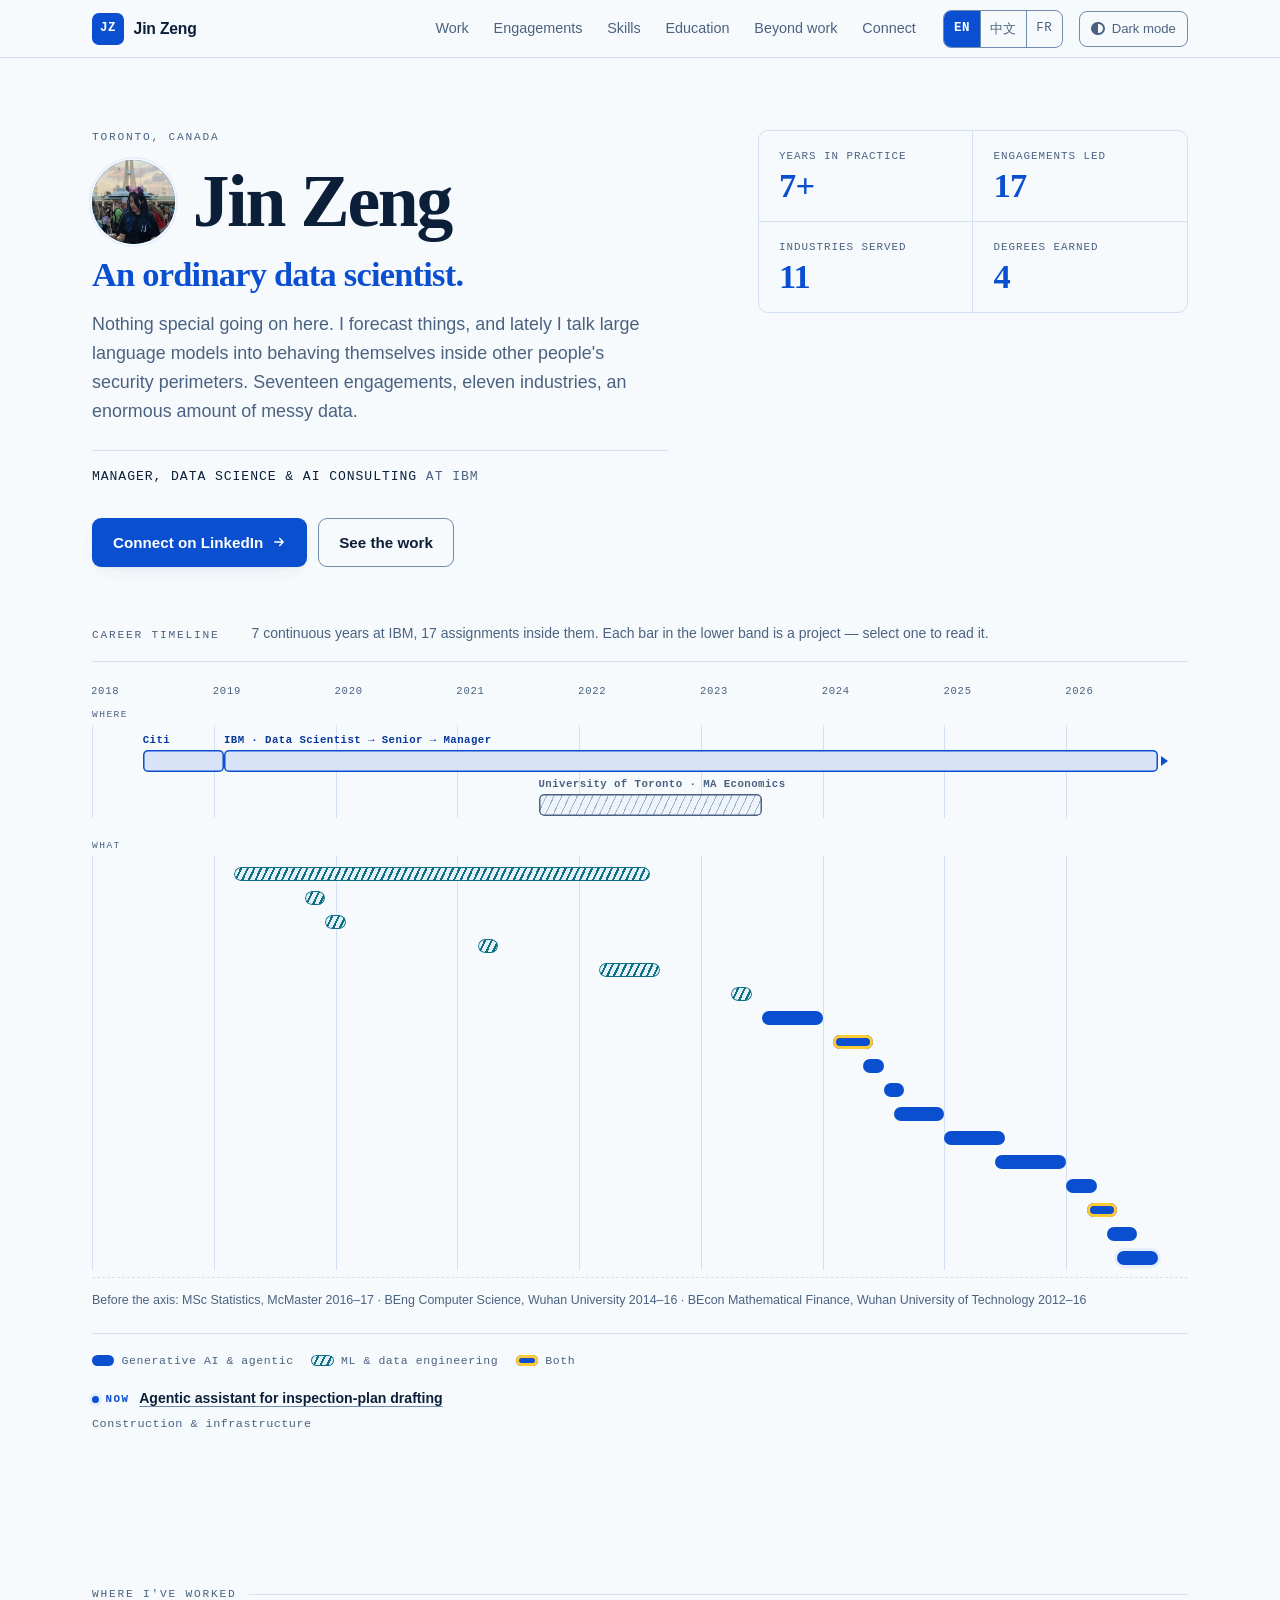
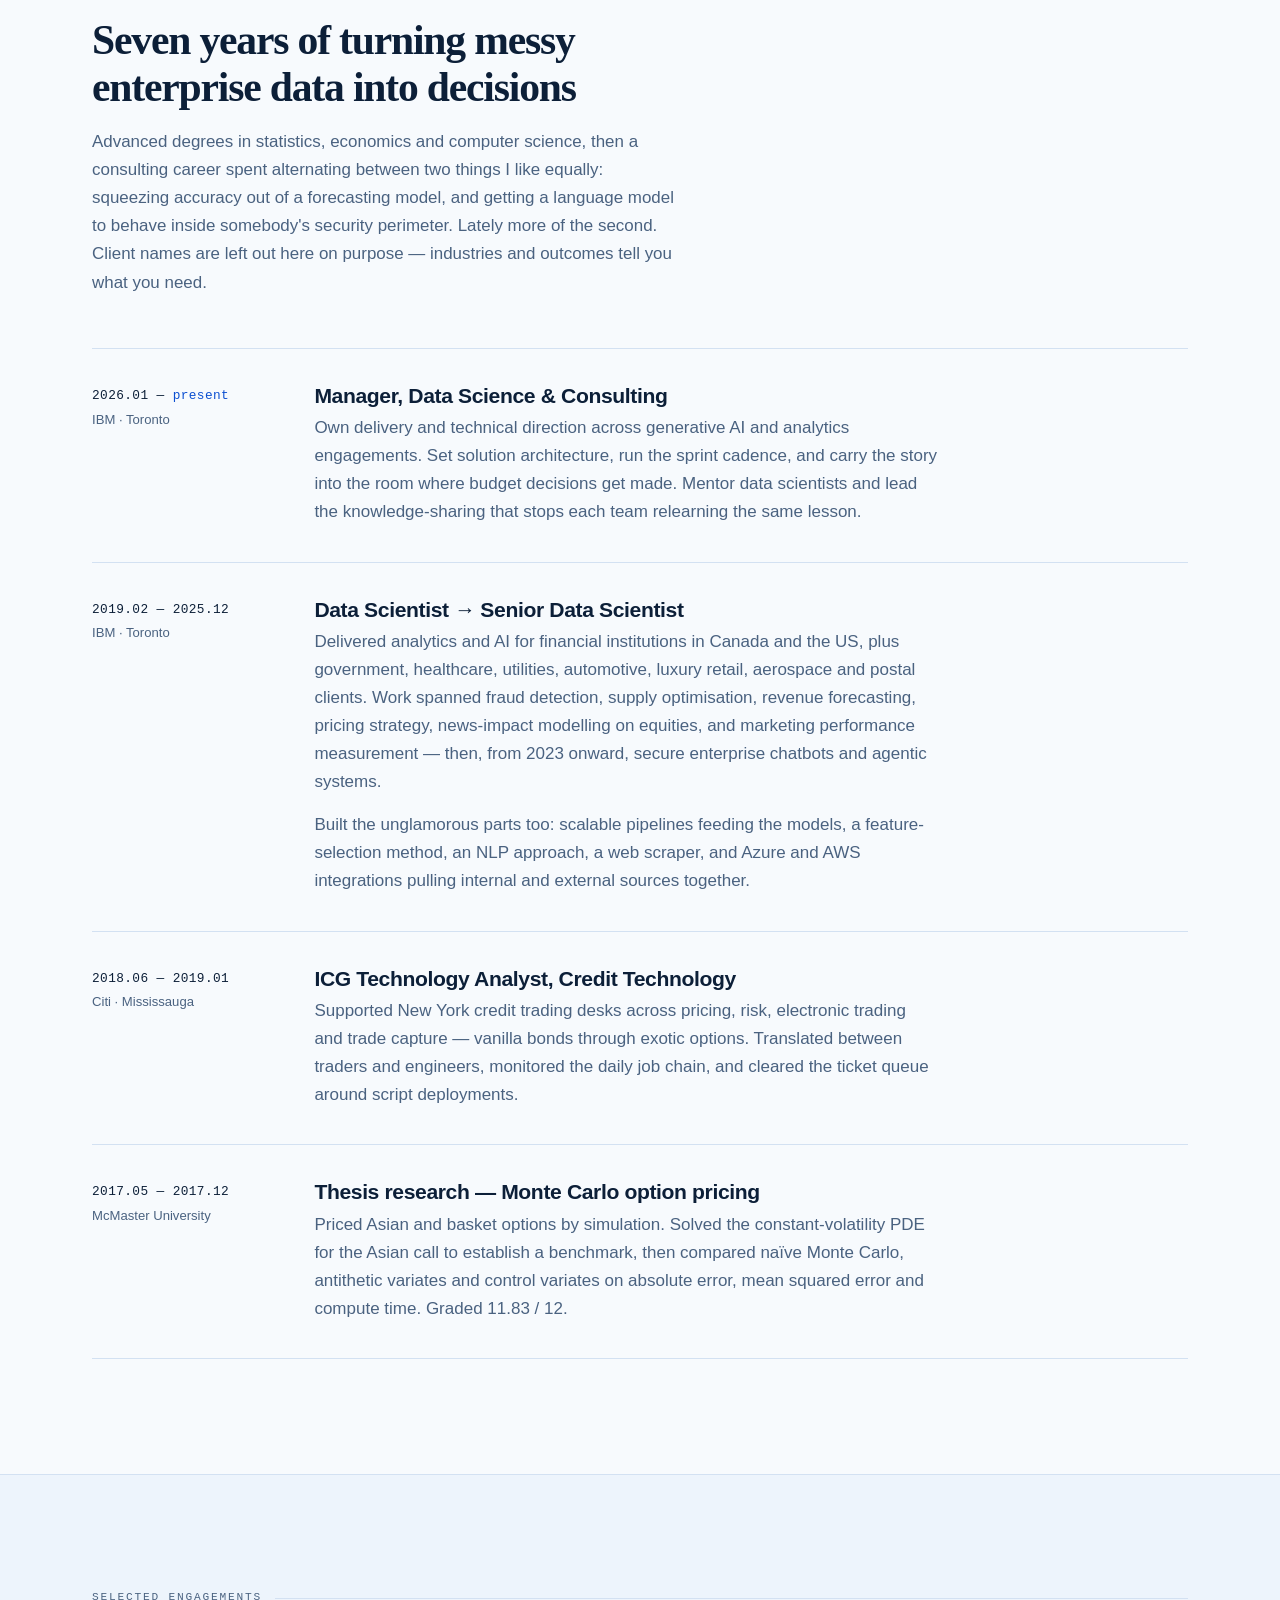
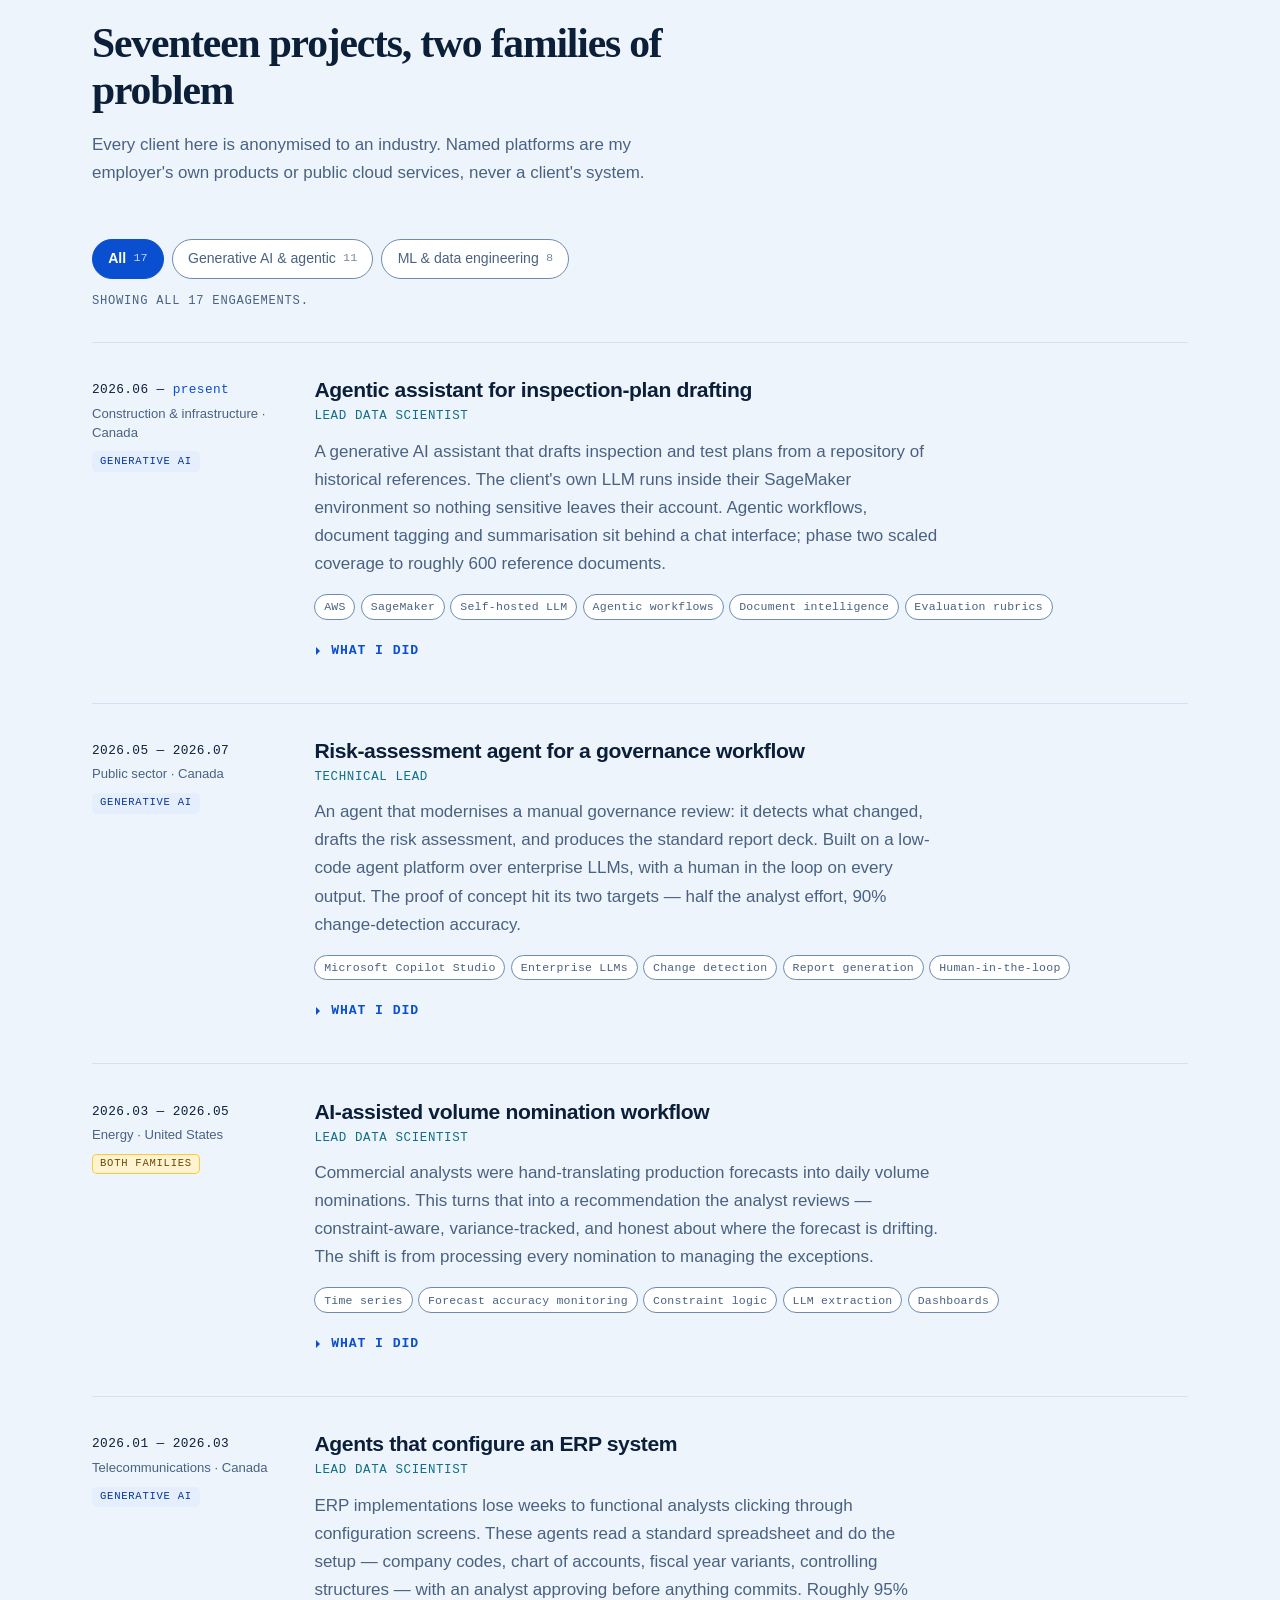
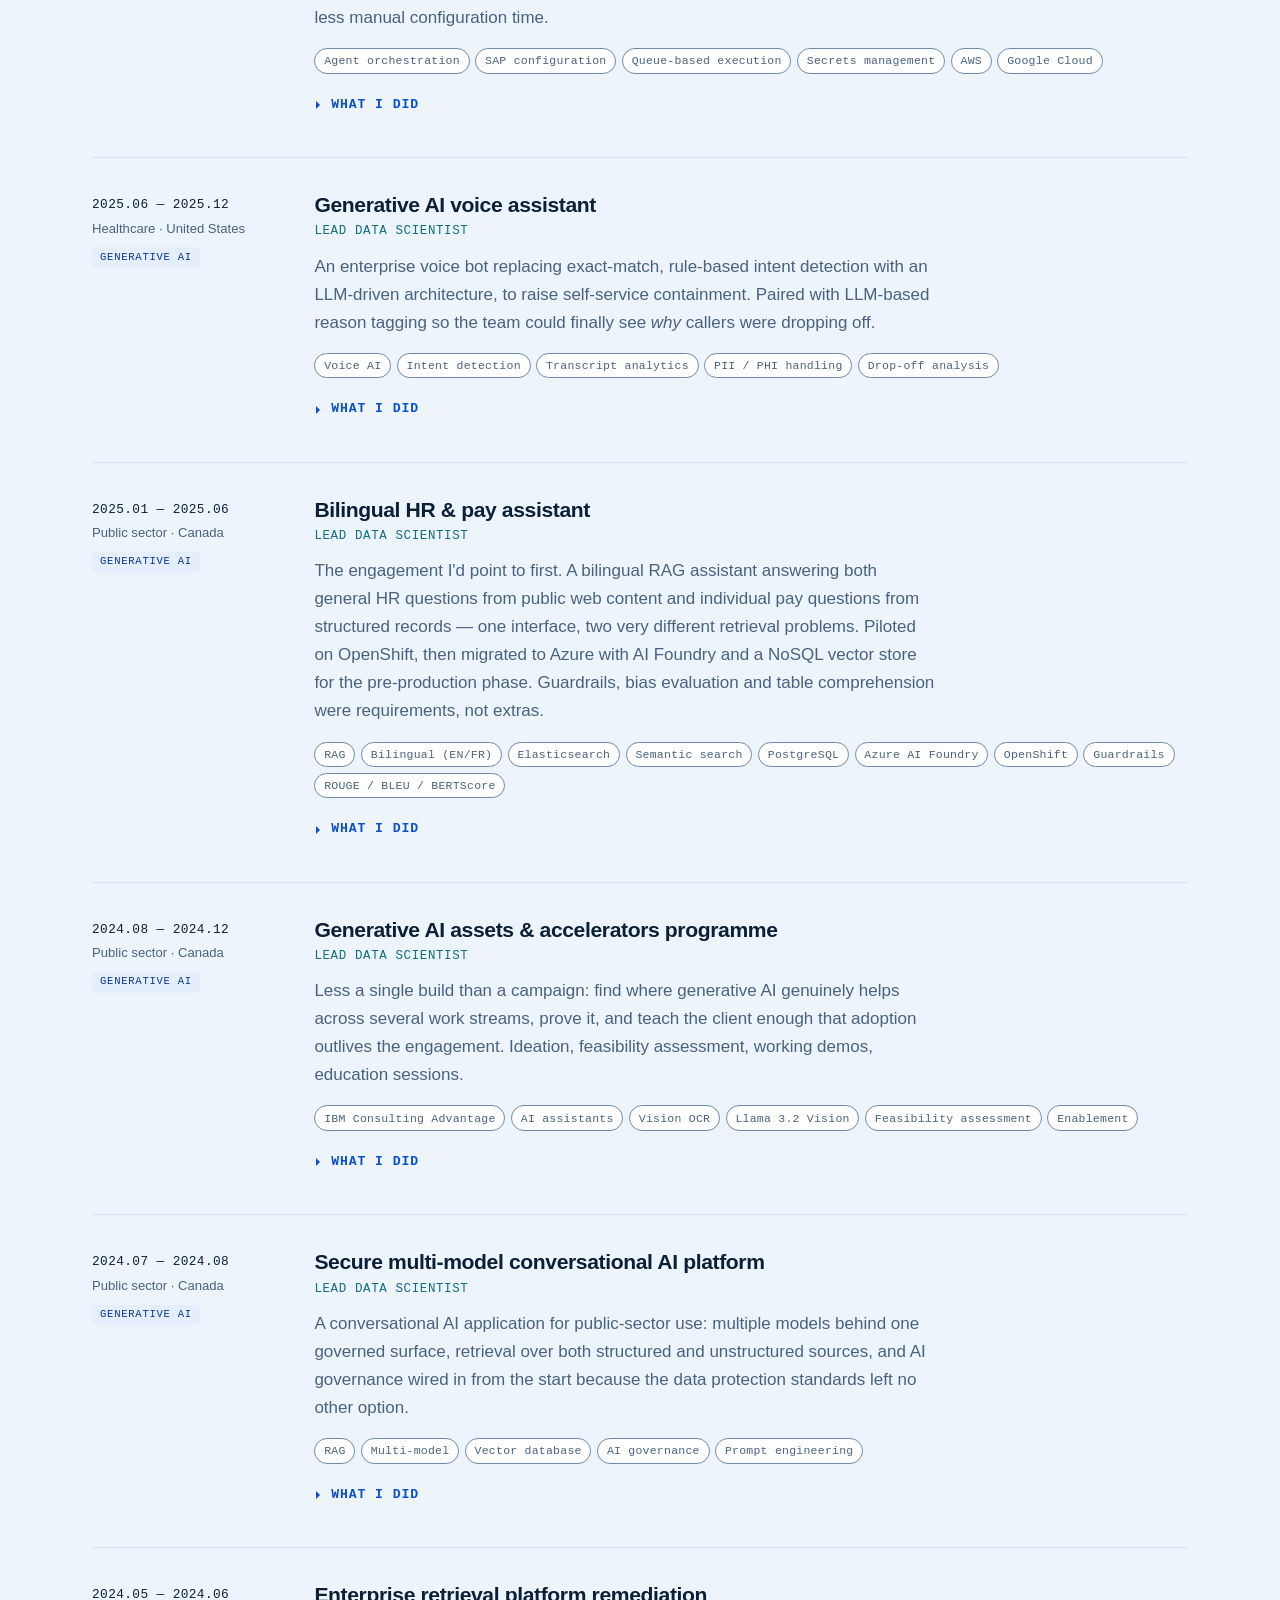
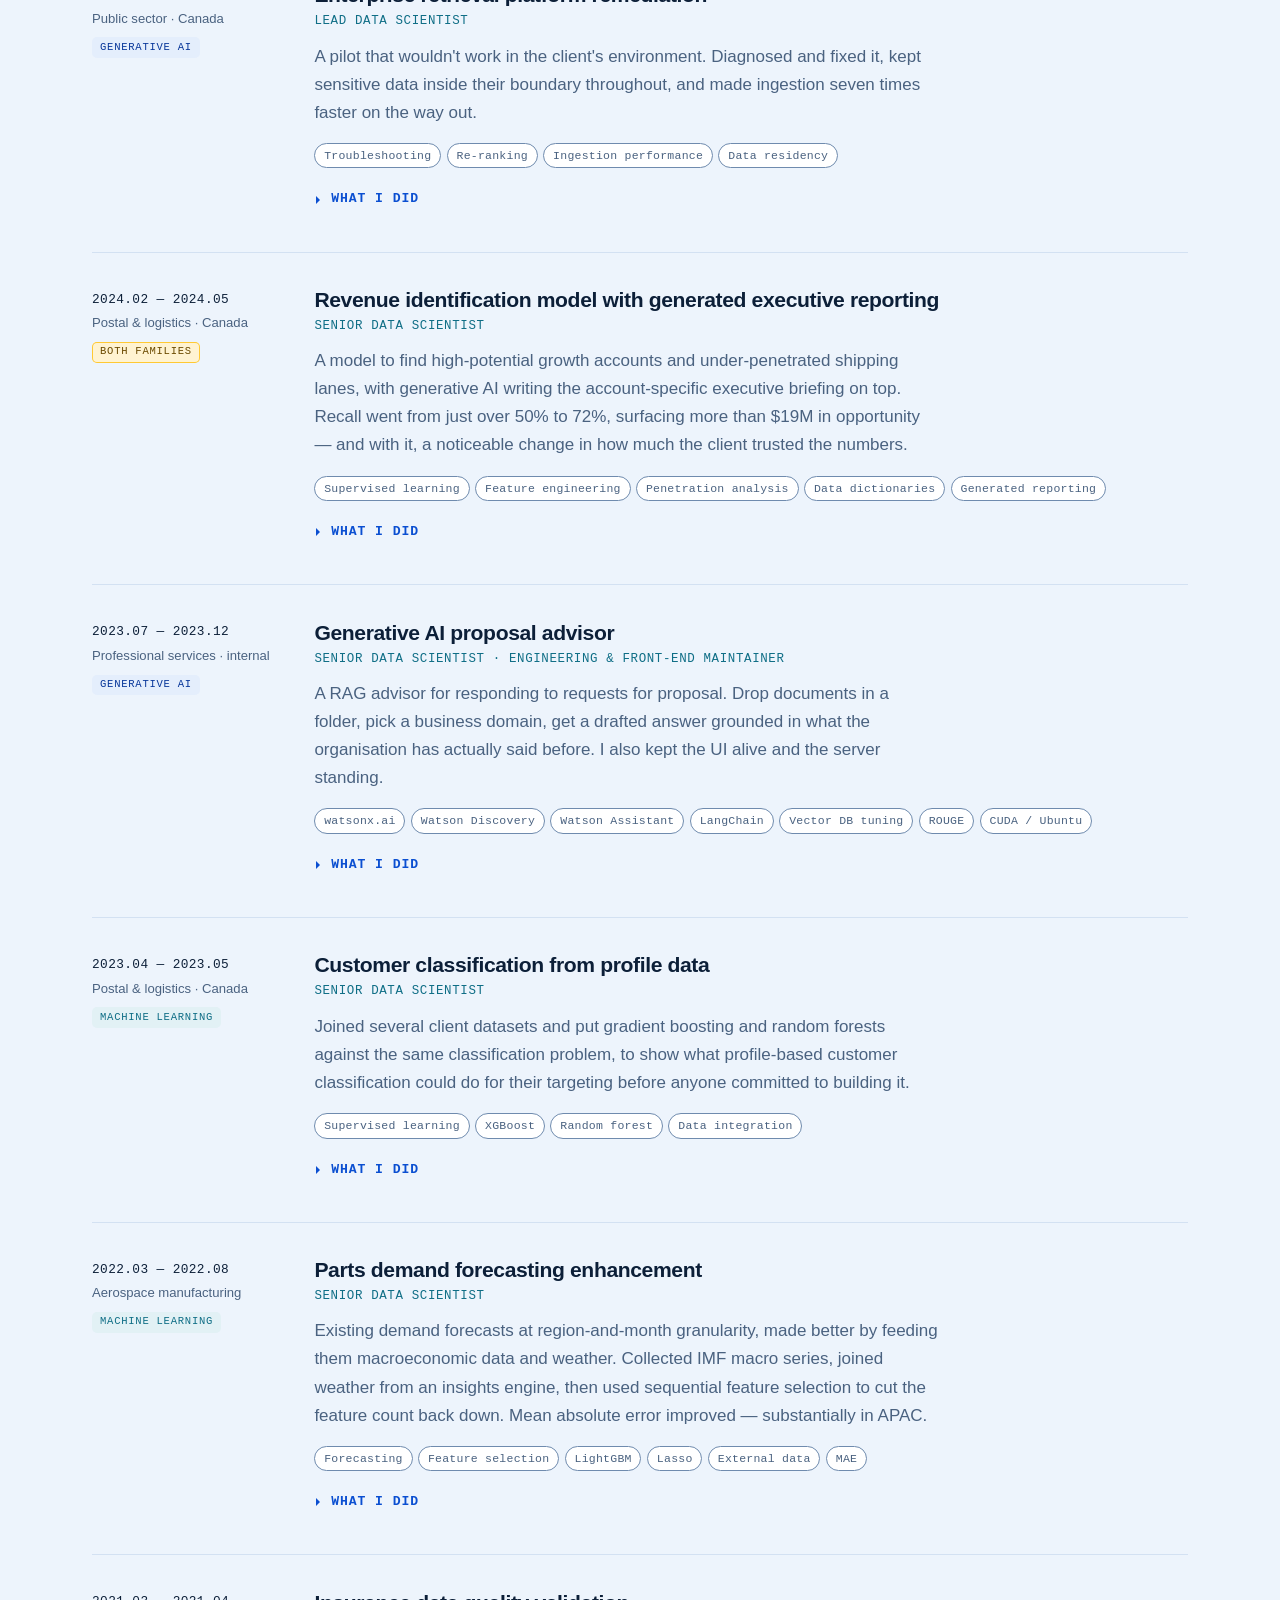
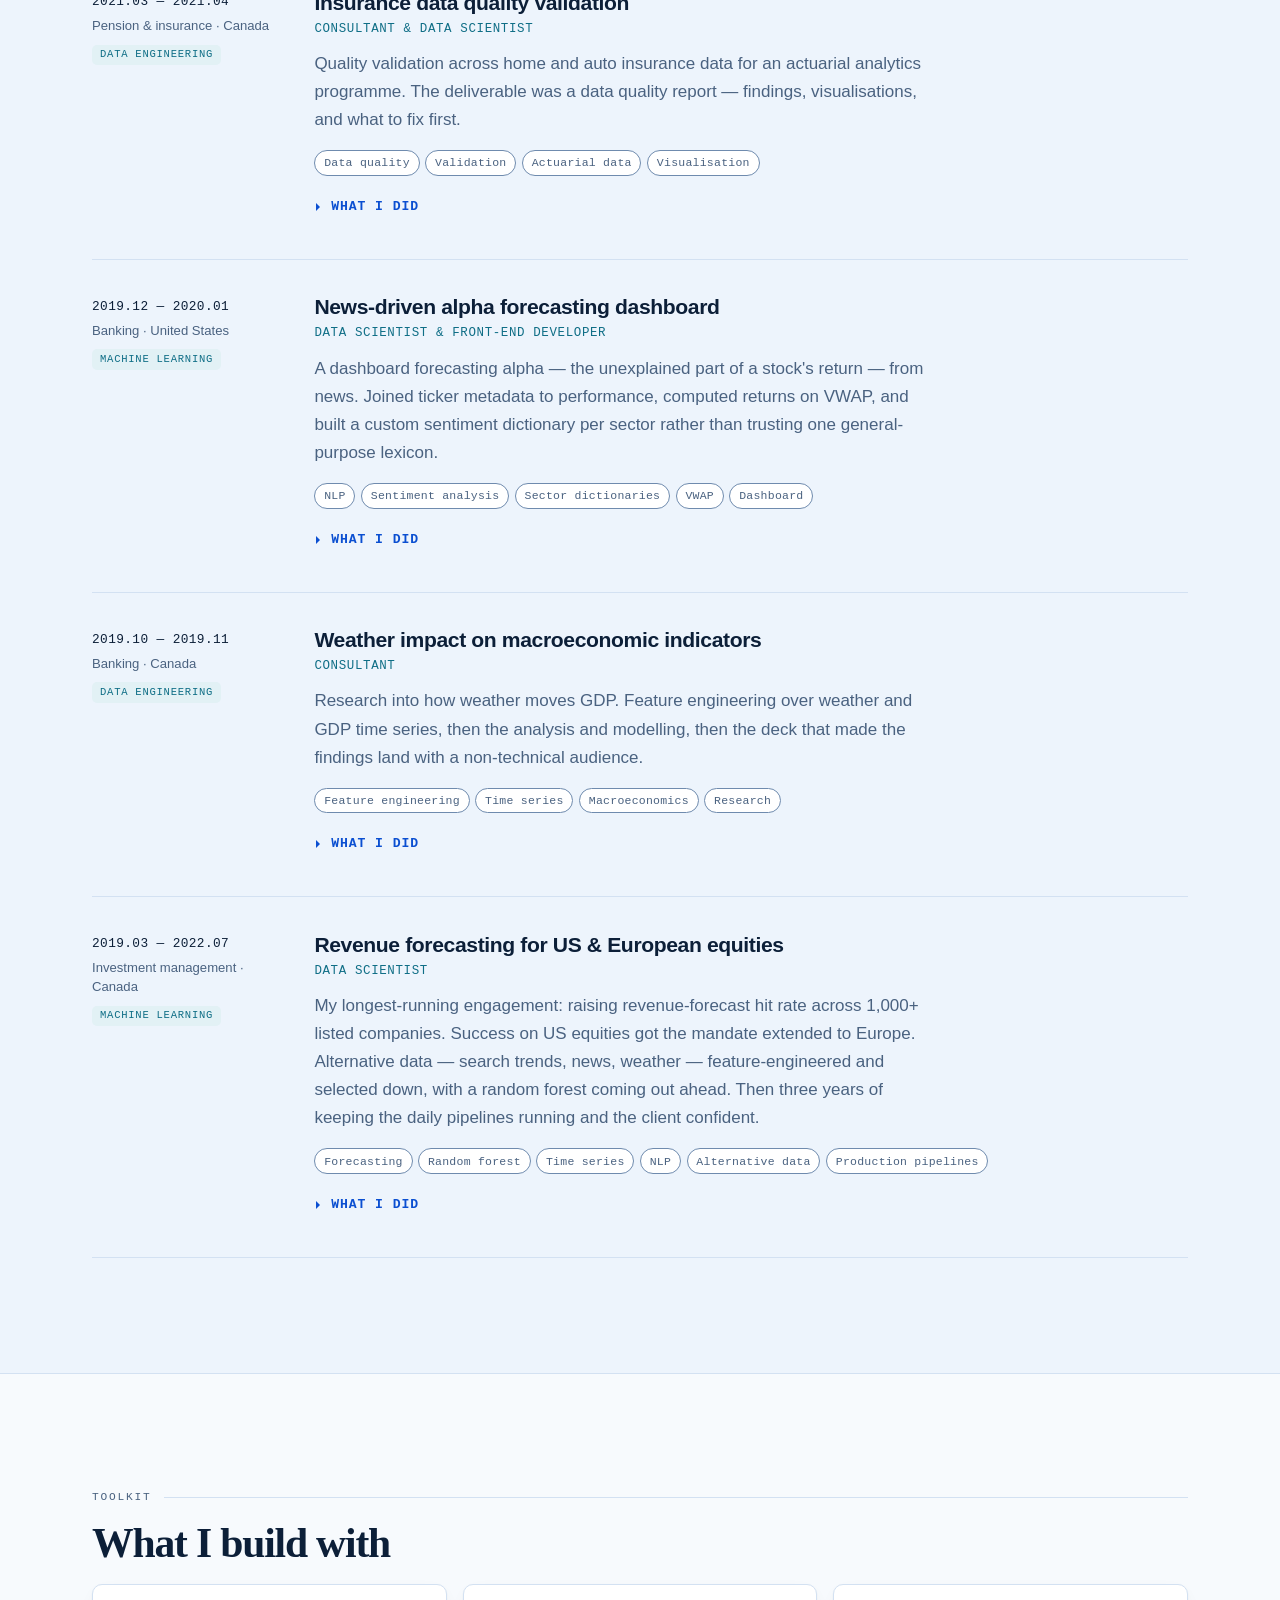
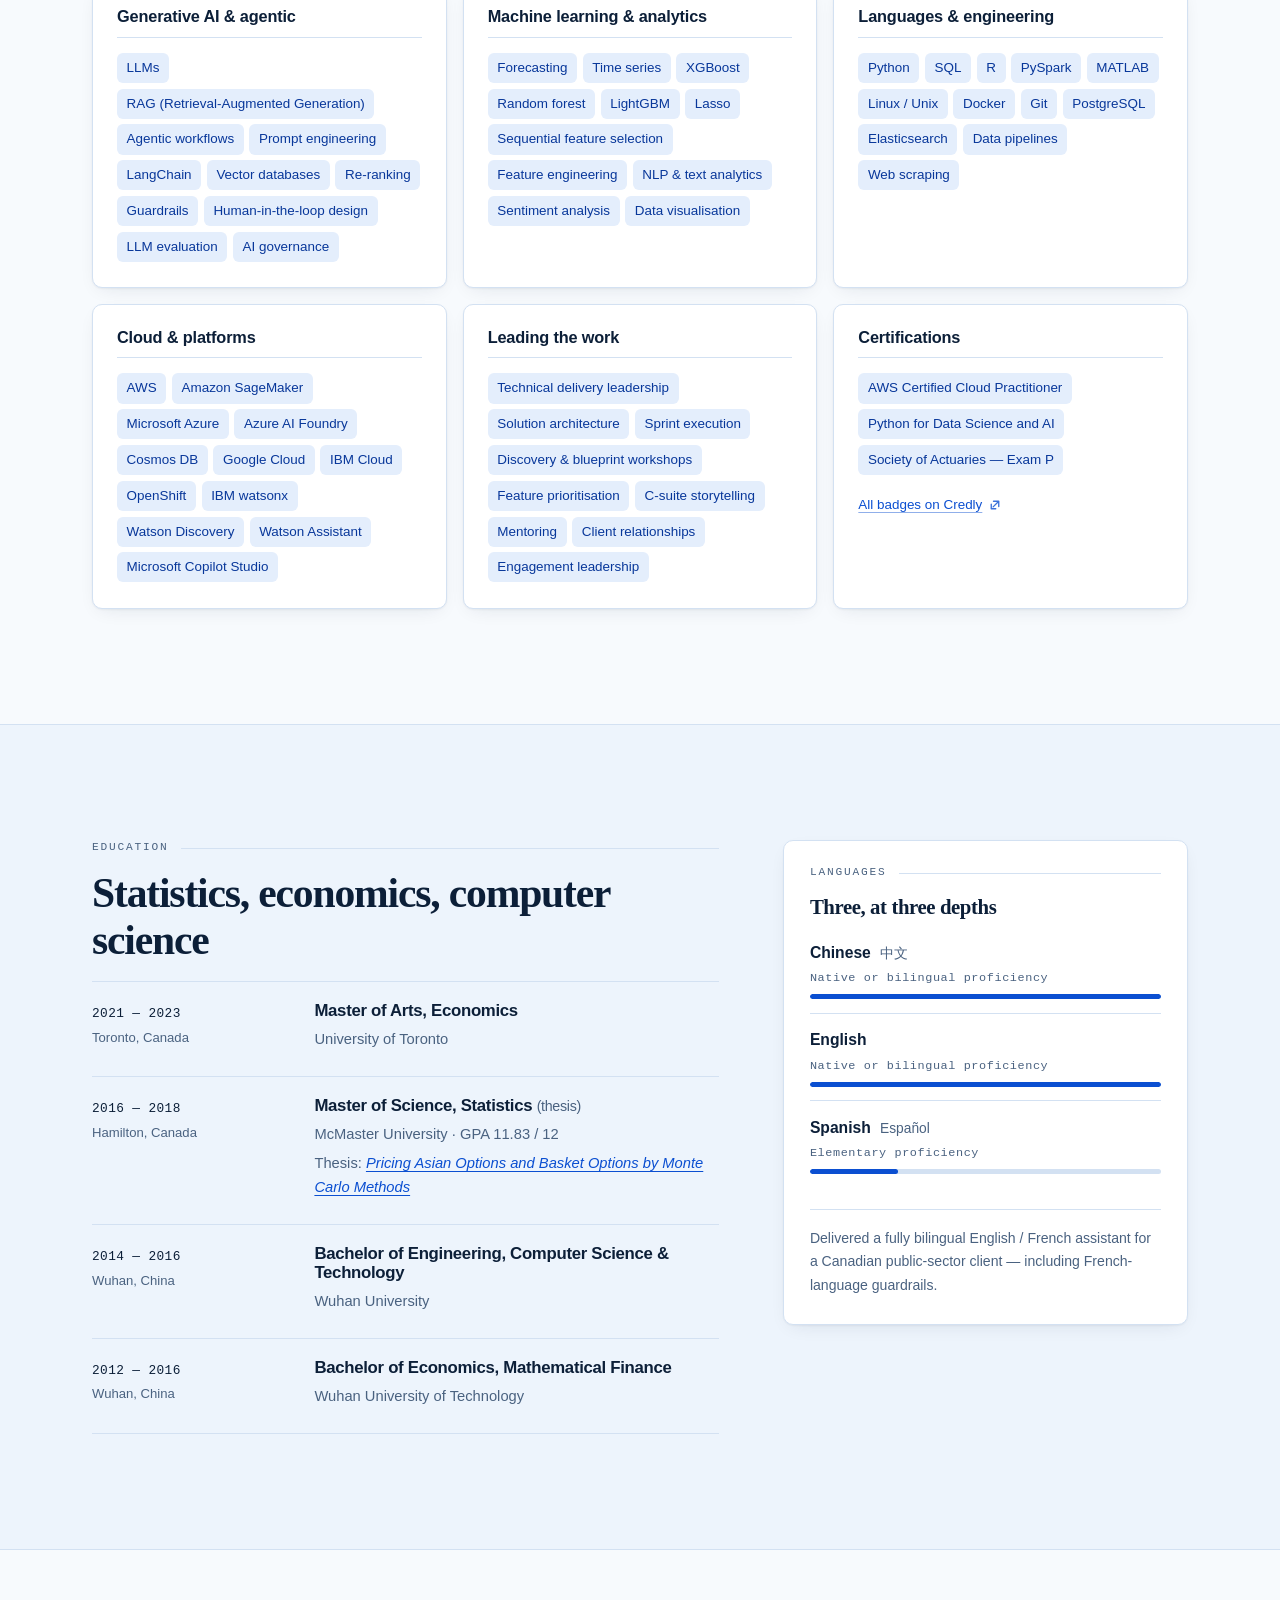
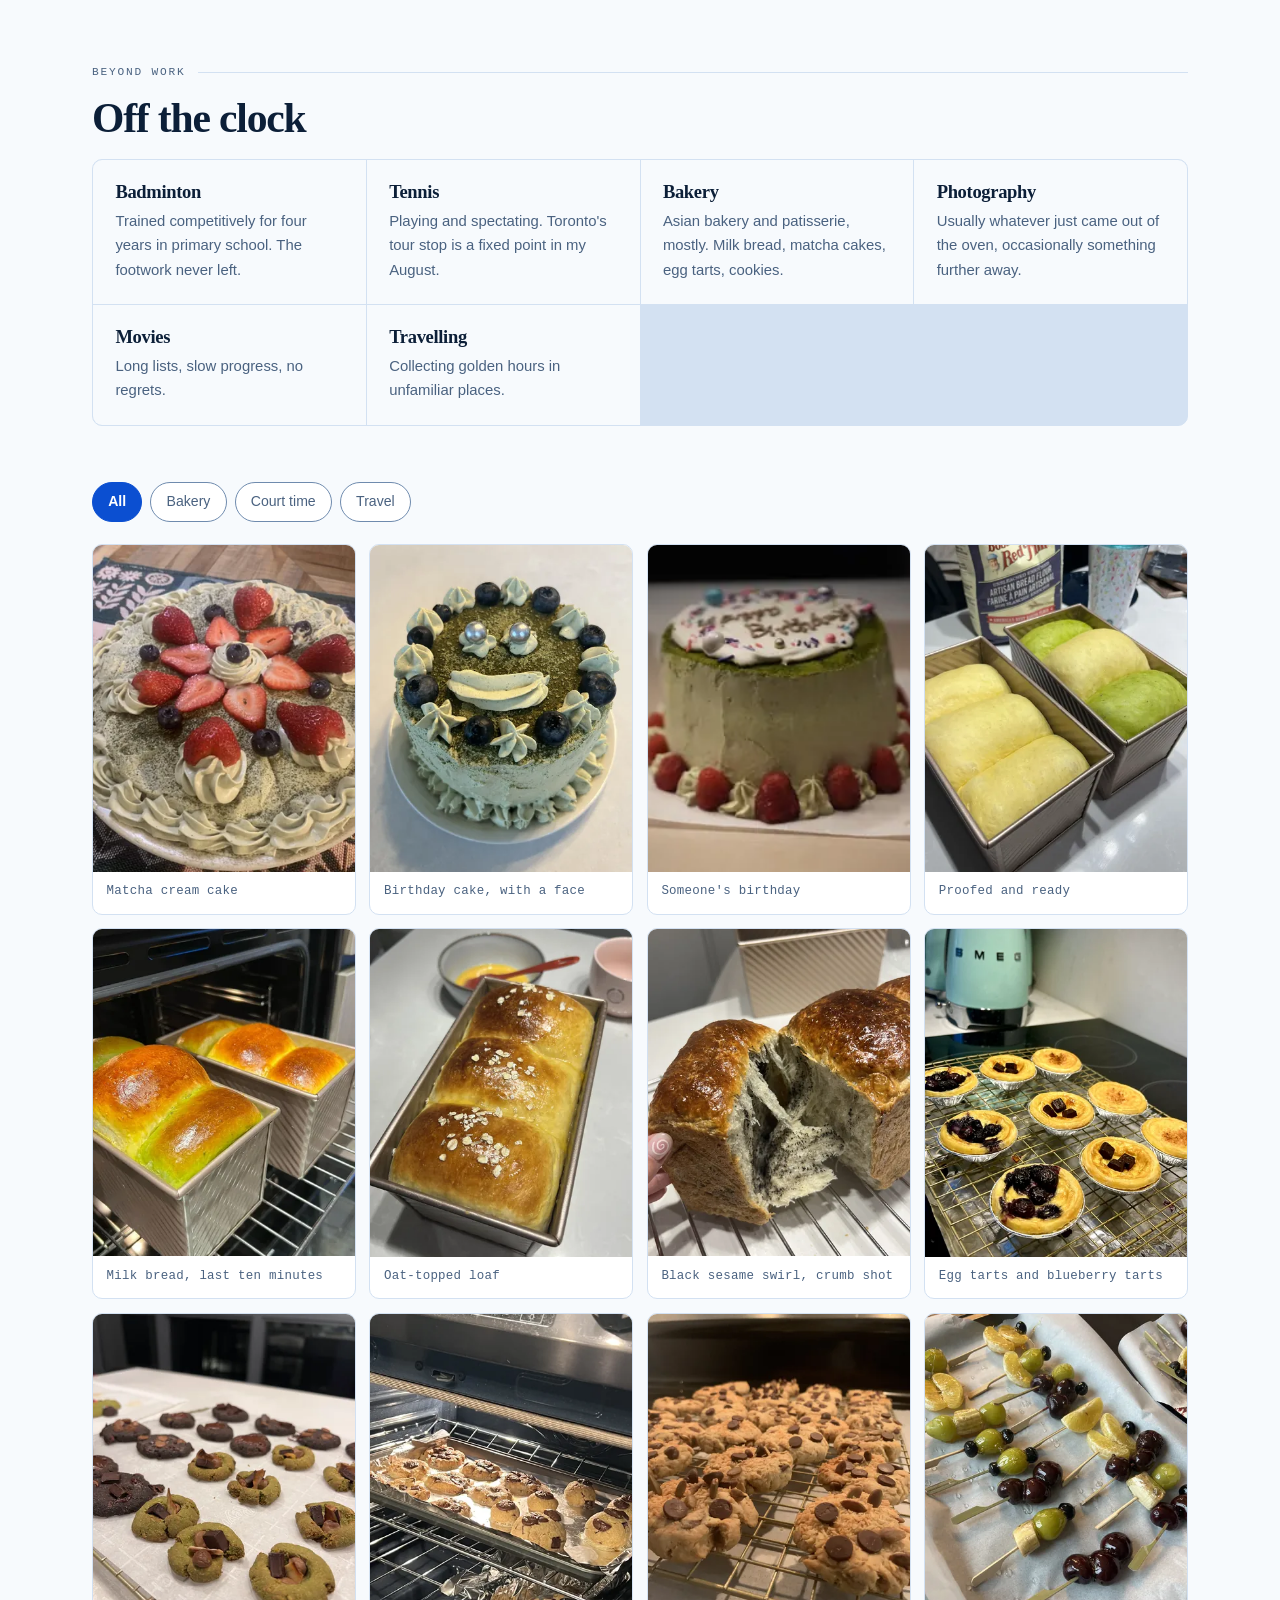
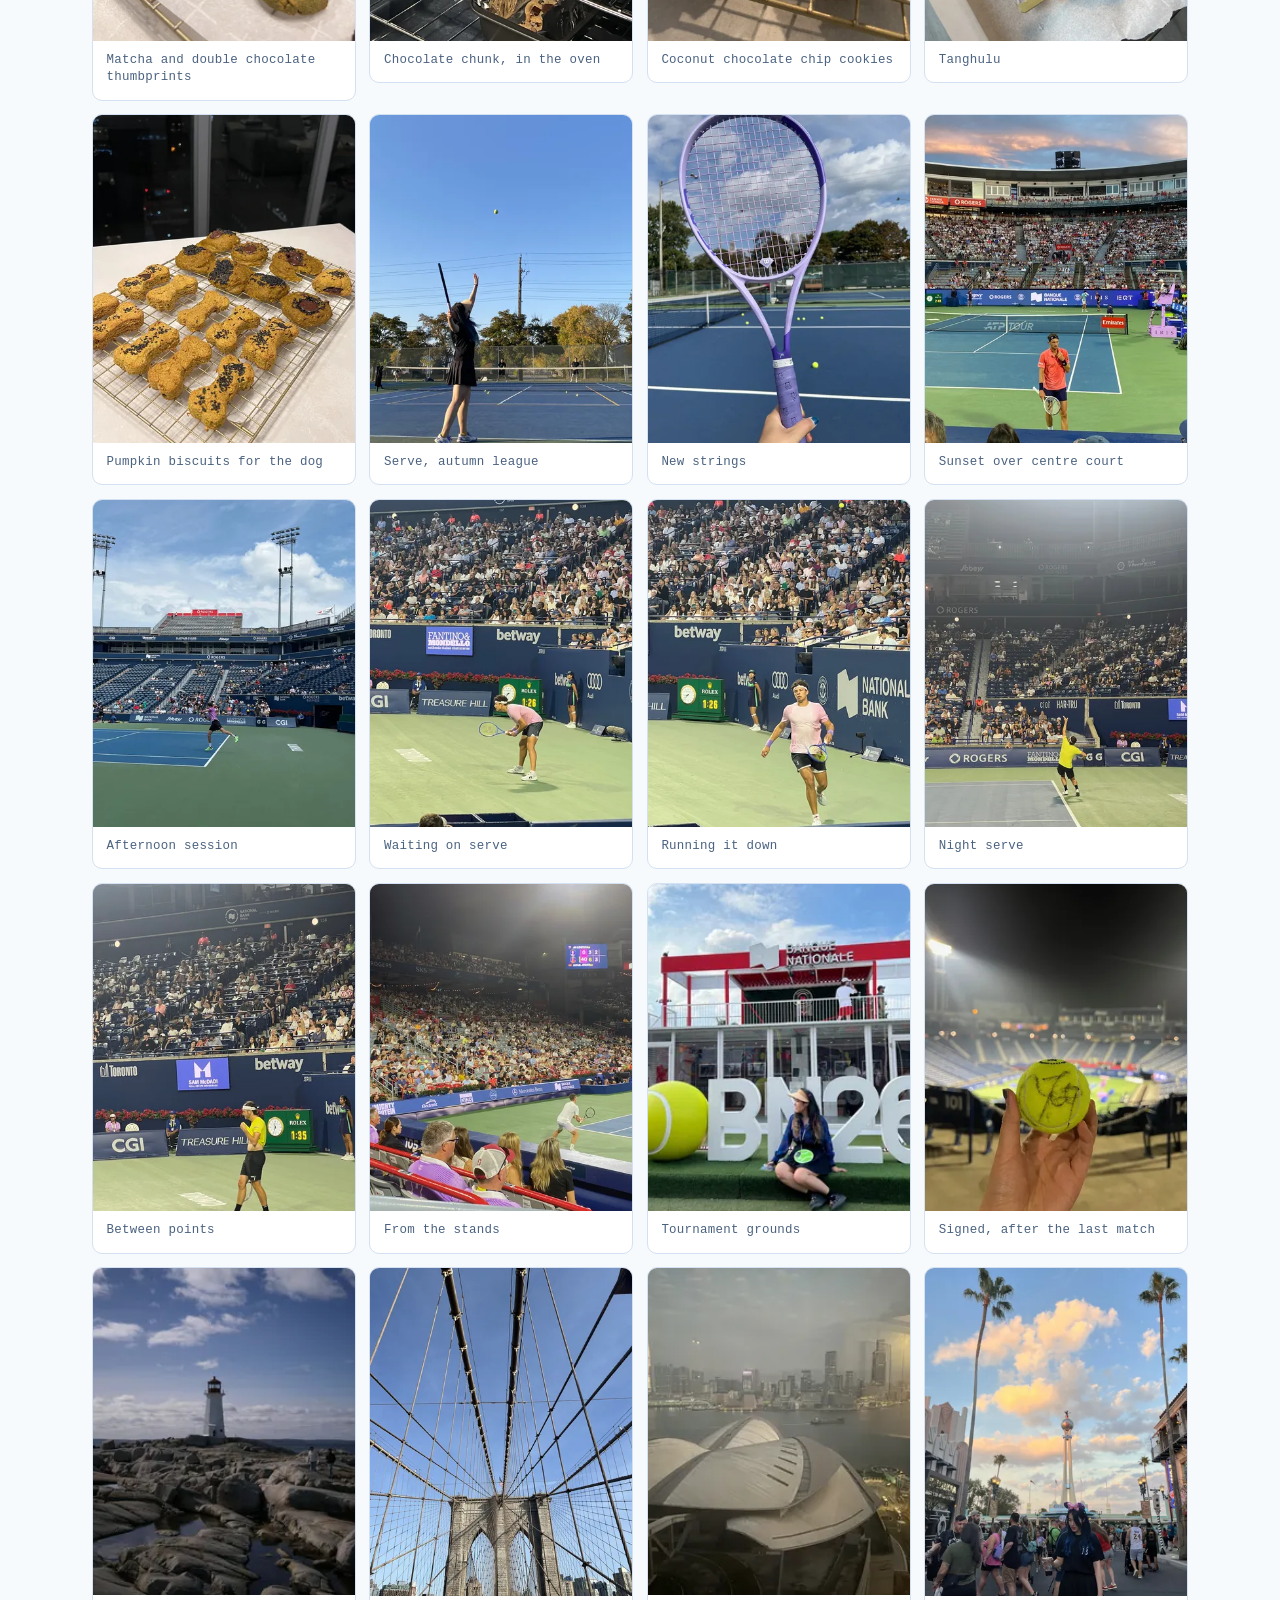
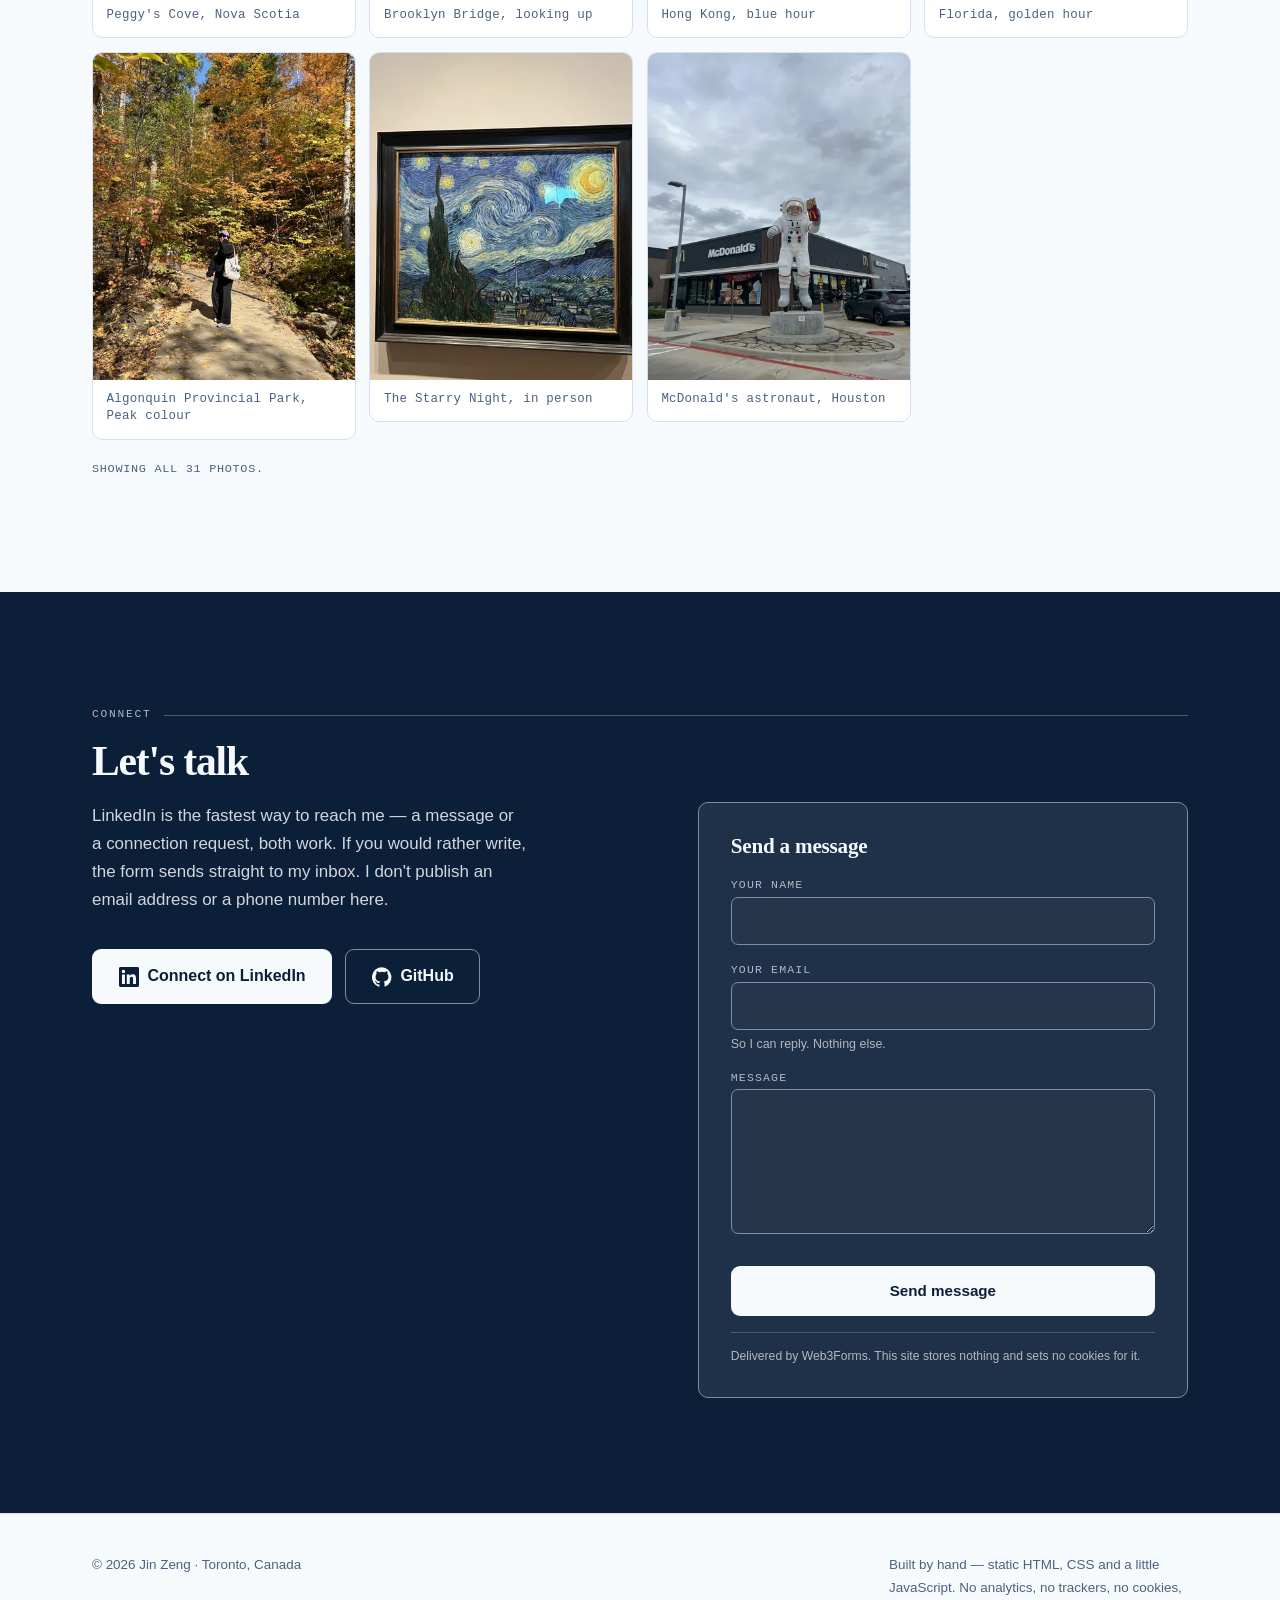
<file: index.html>
<!DOCTYPE html>
<html lang="en">

<head>
  <meta charset="utf-8">
  <meta name="viewport" content="width=device-width, initial-scale=1">
  <title>Jin Zeng — Manager, Data Science &amp; AI Consulting</title>
  <meta name="description"
    content="Jin Zeng leads data science and generative AI delivery at IBM in Toronto: seventeen enterprise engagements across government, banking, healthcare, energy and telecommunications, from forecasting models to production LLM agents.">
  <link rel="canonical" href="https://jjjzeng.github.io/">
  <meta name="theme-color" content="#0B4FD1" media="(prefers-color-scheme: light)">
  <meta name="theme-color" content="#08131F" media="(prefers-color-scheme: dark)">
  <meta name="color-scheme" content="light dark">

  <meta property="og:type" content="profile">
  <meta property="og:url" content="https://jjjzeng.github.io/">
  <meta property="og:title" content="Jin Zeng — Manager, Data Science &amp; AI Consulting">
  <meta property="og:description"
    content="Seventeen enterprise engagements across government, banking, healthcare, energy and telecommunications — from forecasting models to production LLM agents.">
  <meta property="og:image" content="https://jjjzeng.github.io/assets/img/og-cover.png">
  <meta property="og:image:width" content="1200">
  <meta property="og:image:height" content="630">
  <meta property="og:image:alt" content="Jin Zeng, Manager, Data Science and AI Consulting, Toronto.">
  <meta property="profile:first_name" content="Jin">
  <meta property="profile:last_name" content="Zeng">
  <meta name="twitter:card" content="summary_large_image">

  <link rel="icon" href="assets/img/favicon.svg" type="image/svg+xml">
  <link rel="apple-touch-icon" href="assets/img/apple-touch-icon.png">
  <link rel="stylesheet" href="assets/css/style.css?v=d6a0ffba">

  <!-- Set the theme before first paint so a dark-mode visitor never sees a white flash. -->
  <script>
    (function () {
      try {
        var saved = localStorage.getItem('jz-theme');
        var dark = saved ? saved === 'dark'
          : window.matchMedia('(prefers-color-scheme: dark)').matches;
        document.documentElement.setAttribute('data-theme', dark ? 'dark' : 'light');
      } catch (e) { }
    }());
  </script>

  <script type="application/ld+json">
{
  "@context": "https://schema.org",
  "@type": "Person",
  "name": "Jin Zeng",
  "jobTitle": "Manager, Data Science & AI Consulting",
  "url": "https://jjjzeng.github.io/",
  "address": { "@type": "PostalAddress", "addressLocality": "Toronto", "addressRegion": "ON", "addressCountry": "CA" },
  "knowsLanguage": ["zh", "en", "es"],
  "sameAs": [
    "https://www.linkedin.com/in/jin-zeng-642945151/",
    "https://github.com/JJJZeng"
  ],
  "alumniOf": [
    { "@type": "CollegeOrUniversity", "name": "University of Toronto" },
    { "@type": "CollegeOrUniversity", "name": "McMaster University" },
    { "@type": "CollegeOrUniversity", "name": "Wuhan University of Technology" },
    { "@type": "CollegeOrUniversity", "name": "Wuhan University" }
  ],
  "knowsAbout": ["Generative AI", "Large language models", "Retrieval-augmented generation", "Agentic AI", "Machine learning", "Forecasting", "Natural language processing", "Feature engineering", "Data engineering"]
}
</script>
</head>

<body>
  <a class="skip" href="#main">Skip to content</a>

  <header class="topbar">
    <div class="topbar__inner">
      <a class="mark" href="#top">
        <span class="mark__glyph" aria-hidden="true">JZ</span>
        <span class="mark__text">Jin&nbsp;Zeng</span>
      </a>

      <button class="navtoggle" type="button" aria-expanded="false" aria-controls="sitenav">
        <span class="navtoggle__bars" aria-hidden="true"></span>
        <span class="navtoggle__label">Menu</span>
      </button>

      <nav class="sitenav" id="sitenav" aria-label="Sections">
        <ul>
          <li><a href="#work">Work</a></li>
          <li><a href="#engagements">Engagements</a></li>
          <li><a href="#skills">Skills</a></li>
          <li><a href="#education">Education</a></li>
          <li><a href="#beyond">Beyond work</a></li>
          <li><a href="#connect">Connect</a></li>
        </ul>
      </nav>

      <!-- data-no-i18n: these labels name languages, so each stays in its own
           language instead of being translated. -->
      <div class="langtoggle" role="group" aria-label="Language" data-lang-toggle data-no-i18n>
        <button type="button" data-lang="en" lang="en" aria-pressed="true" aria-label="English">EN</button>
        <button type="button" data-lang="zh" lang="zh-Hans" aria-pressed="false" aria-label="简体中文">中文</button>
        <button type="button" data-lang="fr" lang="fr" aria-pressed="false" aria-label="Français">FR</button>
      </div>

      <button class="themetoggle" type="button" data-theme-toggle aria-pressed="false">
        <span class="themetoggle__icon" aria-hidden="true"></span>
        <span class="themetoggle__label">Dark mode</span>
      </button>
    </div>
  </header>

  <main id="main">

    <!-- ───────────────────────────── hero ───────────────────────────── -->
    <section class="hero" id="top" aria-labelledby="hero-name">
      <div class="wrap hero__grid">

        <div class="hero__id">
          <p class="eyebrow">Toronto, Canada</p>

          <div class="hero__nameblock">
            <!-- portrait:start -->
            <span class="portrait">
              <span class="portrait__initials" aria-hidden="true">JZ</span>
              <picture>
                <source type="image/webp" srcset="assets/img/portrait-160.webp 160w, assets/img/portrait-320.webp 320w"
                  sizes="5.2rem">
                <img src="assets/img/portrait-320.jpg"
                  srcset="assets/img/portrait-160.jpg 160w, assets/img/portrait-320.jpg 320w" sizes="5.2rem" width="320"
                  height="320" alt="Jin Zeng" decoding="async">
              </picture>
            </span>
            <!-- portrait:end -->
            <h1 id="hero-name">Jin Zeng</h1>
          </div>

          <p class="hero__tag">An ordinary data scientist.</p>

          <p class="hero__pitch">Nothing special going on here. I forecast things, and lately I talk large language
            models into behaving themselves inside other people's security perimeters. Seventeen engagements,
            eleven industries, an enormous amount of messy data.</p>

          <p class="hero__role">Manager, Data&nbsp;Science &amp; AI&nbsp;Consulting <span class="hero__at">at IBM</span>
          </p>

          <p class="hero__cta">
            <a class="btn btn--primary" href="https://www.linkedin.com/in/jin-zeng-642945151/" rel="noopener">
              Connect on LinkedIn
              <svg aria-hidden="true" viewBox="0 0 20 20" width="14" height="14">
                <path d="M4 10h11M11 5l5 5-5 5" fill="none" stroke="currentColor" stroke-width="2"
                  stroke-linecap="round" stroke-linejoin="round" />
              </svg>
            </a>
            <a class="btn btn--ghost" href="#work">See the work</a>
          </p>

        </div>

        <!-- signature: the engagement chart -->
        <figure class="chart" data-chart>
          <!-- chart:start -->
          <figcaption class="chart__cap">
            <span class="eyebrow">Career timeline</span>
            <span class="chart__sub">7 continuous years at IBM, 17 assignments inside them. Each bar in the lower band is a project — select one to read it.</span>
          </figcaption>

          <div class="chart__scroll" role="region" tabindex="0"
               aria-label="Career timeline, 2018 to 2027, scrollable horizontally">
            <div class="chart__plot" style="--tick:11.111%">
              <div class="chart__axis" aria-hidden="true">
                <span style="--x:0%">2018</span><span style="--x:11.111%">2019</span><span style="--x:22.222%">2020</span><span style="--x:33.333%">2021</span><span style="--x:44.444%">2022</span>
                <span style="--x:55.556%">2023</span><span style="--x:66.667%">2024</span><span style="--x:77.778%">2025</span><span style="--x:88.889%">2026</span>
              </div>

              <p class="chart__grouphead" id="chart-where">Where</p>
              <ul class="spine" aria-labelledby="chart-where">
                <li class="spine__row">
                  <span class="vh">Employment</span>
                  <span class="tenure tenure--job" style="--x:4.63%;--w:7.407%">
                    <span class="tenure__label" aria-hidden="true">Citi</span>
                    <span class="vh">Citi, June 2018 to January 2019, eight months.</span>
                  </span>
                  <span class="tenure tenure--job tenure--current" style="--x:12.037%;--w:85.185%">
                    <span class="tenure__label" aria-hidden="true">IBM · Data Scientist → Senior → Manager</span>
                    <span class="vh">IBM, February 2019 to present, continuous.</span>
                  </span>
                </li>
                <li class="spine__row">
                  <span class="vh">Study</span>
                  <span class="tenure tenure--study" style="--x:40.741%;--w:20.37%">
                    <span class="tenure__label" aria-hidden="true">University of Toronto · MA Economics</span>
                    <span class="vh">University of Toronto, Master of Arts in Economics, September 2021 to June 2023, studied alongside full-time work.</span>
                  </span>
                </li>
              </ul>

              <p class="chart__grouphead" id="chart-what">What</p>
              <ol class="chart__rows" aria-labelledby="chart-what">
                <li><a class="bar bar--ml" style="--x:12.963%;--w:37.963%" href="#p-equities" data-i="1"><span class="vh">Revenue forecasting for US and European equities, investment management, March 2019 to July 2022. Machine learning.</span></a></li>
                <li><a class="bar bar--ml" style="--x:19.444%;--w:1.852%" href="#p-weather" data-i="2"><span class="vh">Weather impact on macroeconomic indicators, banking, October to November 2019. Machine learning.</span></a></li>
                <li><a class="bar bar--ml" style="--x:21.296%;--w:1.852%" href="#p-alpha" data-i="3"><span class="vh">News-driven alpha forecasting dashboard, banking, December 2019 to January 2020. Machine learning.</span></a></li>
                <li><a class="bar bar--ml" style="--x:35.185%;--w:1.852%" href="#p-insurance" data-i="4"><span class="vh">Insurance data quality validation, pension and insurance, March to April 2021. Data engineering.</span></a></li>
                <li><a class="bar bar--ml" style="--x:46.296%;--w:5.556%" href="#p-parts" data-i="5"><span class="vh">Parts demand forecasting enhancement, aerospace manufacturing, March to August 2022. Machine learning.</span></a></li>
                <li><a class="bar bar--ml" style="--x:58.333%;--w:1.852%" href="#p-segments" data-i="6"><span class="vh">Customer classification models, postal and logistics, April to May 2023. Machine learning.</span></a></li>
                <li><a class="bar bar--genai" style="--x:61.111%;--w:5.556%" href="#p-rfp" data-i="7"><span class="vh">Generative AI proposal advisor, professional services, July to December 2023. Generative AI.</span></a></li>
                <li><a class="bar bar--both" style="--x:67.593%;--w:3.704%" href="#p-revenue-id" data-i="8"><span class="vh">Revenue identification model with generative AI reporting, postal and logistics, February to May 2024. Machine learning and generative AI.</span></a></li>
                <li><a class="bar bar--genai" style="--x:70.37%;--w:1.852%" href="#p-rag-fix" data-i="9"><span class="vh">Enterprise retrieval platform remediation, public sector, May to June 2024. Generative AI.</span></a></li>
                <li><a class="bar bar--genai" style="--x:72.222%;--w:1.852%" href="#p-multimodel" data-i="10"><span class="vh">Secure multi-model conversational AI platform, public sector, July to August 2024. Generative AI.</span></a></li>
                <li><a class="bar bar--genai" style="--x:73.148%;--w:4.63%" href="#p-accelerators" data-i="11"><span class="vh">Generative AI assets and accelerators programme, public sector, August to December 2024. Generative AI.</span></a></li>
                <li><a class="bar bar--genai" style="--x:77.778%;--w:5.556%" href="#p-concierge" data-i="12"><span class="vh">Bilingual HR and pay concierge assistant, public sector, January to June 2025. Generative AI.</span></a></li>
                <li><a class="bar bar--genai" style="--x:82.407%;--w:6.481%" href="#p-voice" data-i="13"><span class="vh">Generative AI voice assistant, healthcare, June to December 2025. Generative AI.</span></a></li>
                <li><a class="bar bar--genai" style="--x:88.889%;--w:2.778%" href="#p-erp" data-i="14"><span class="vh">ERP configuration agents, telecommunications, January to March 2026. Generative AI.</span></a></li>
                <li><a class="bar bar--both" style="--x:90.741%;--w:2.778%" href="#p-nominations" data-i="15"><span class="vh">AI-assisted volume nomination workflow, energy, March to May 2026. Machine learning and generative AI.</span></a></li>
                <li><a class="bar bar--genai" style="--x:92.593%;--w:2.778%" href="#p-risk" data-i="16"><span class="vh">Governance risk assessment agent, public sector, May to July 2026. Generative AI.</span></a></li>
                <li><a class="bar bar--genai bar--live" style="--x:93.519%;--w:3.704%" href="#p-itp" data-i="17"><span class="vh">Agentic work package drafting assistant, construction and infrastructure, June 2026 to present. Generative AI. Current engagement.</span></a></li>
              </ol>
            </div>
          </div>

          <p class="chart__earlier">Before the axis: MSc Statistics, McMaster 2016–17 · BEng Computer Science, Wuhan University 2014–16 · BEcon Mathematical Finance, Wuhan University of Technology 2012–16</p>
        <!-- chart:end -->

          <div class="chart__foot">
            <ul class="legend">
              <li><span class="key key--genai" aria-hidden="true"></span>Generative&nbsp;AI &amp; agentic</li>
              <li><span class="key key--ml" aria-hidden="true"></span>ML &amp; data engineering</li>
              <li><span class="key key--both" aria-hidden="true"></span>Both</li>
            </ul>

            <p class="chart__now">
              <span class="chart__nowlabel">Now</span>
              <a href="#p-itp">Agentic assistant for inspection-plan drafting</a>
              <span class="chart__nowwhere">Construction &amp; infrastructure</span>
            </p>
          </div>
        </figure>

        <dl class="tally">
          <div>
            <dt>Years in practice</dt>
            <dd>7<span aria-hidden="true">+</span><span class="vh"> or more</span></dd>
          </div>
          <div>
            <dt>Engagements led</dt>
            <dd>17</dd>
          </div>
          <div>
            <dt>Industries served</dt>
            <dd>11</dd>
          </div>
          <div>
            <dt>Degrees earned</dt>
            <dd>4</dd>
          </div>
        </dl>

      </div>
    </section>

    <!-- ───────────────────────────── work / roles ───────────────────────────── -->
    <section class="band" id="work" aria-labelledby="work-h">
      <div class="wrap">
        <p class="eyebrow eyebrow--rule">Where I've worked</p>
        <h2 id="work-h">Seven years of turning messy enterprise data into decisions</h2>

        <p class="lede">Advanced degrees in statistics, economics and computer science, then a consulting career spent
          alternating between two things I like equally: squeezing accuracy out of a forecasting model, and getting a
          language model to behave inside somebody's security perimeter. Lately more of the second. Client names are
          left out here on purpose — industries and outcomes tell you what you need.</p>

        <ol class="roles">
          <li class="row">
            <div class="row__meta">
              <p class="row__dates">2026.01 — <em>present</em></p>
              <p class="row__where">IBM · Toronto</p>
            </div>
            <div class="row__body">
              <h3>Manager, Data Science &amp; Consulting</h3>
              <p>Own delivery and technical direction across generative AI and analytics engagements. Set solution
                architecture, run the sprint cadence, and carry the story into the room where budget decisions get made.
                Mentor data scientists and lead the knowledge-sharing that stops each team relearning the same lesson.
              </p>
            </div>
          </li>
          <li class="row">
            <div class="row__meta">
              <p class="row__dates">2019.02 — 2025.12</p>
              <p class="row__where">IBM · Toronto</p>
            </div>
            <div class="row__body">
              <h3>Data Scientist → Senior Data Scientist</h3>
              <p>Delivered analytics and AI for financial institutions in Canada and the US, plus government,
                healthcare,
                utilities, automotive, luxury retail, aerospace and postal clients. Work spanned fraud detection, supply
                optimisation, revenue forecasting, pricing strategy, news-impact modelling on equities, and marketing
                performance measurement — then, from 2023 onward, secure enterprise chatbots and agentic systems.</p>
              <p>Built the unglamorous parts too: scalable pipelines feeding the models, a feature-selection method,
                an NLP approach, a web scraper, and Azure and AWS integrations pulling internal and external sources
                together.</p>
            </div>
          </li>
          <li class="row">
            <div class="row__meta">
              <p class="row__dates">2018.06 — 2019.01</p>
              <p class="row__where">Citi · Mississauga</p>
            </div>
            <div class="row__body">
              <h3>ICG Technology Analyst, Credit Technology</h3>
              <p>Supported New York credit trading desks across pricing, risk, electronic trading and trade capture —
                vanilla bonds through exotic options. Translated between traders and engineers, monitored the daily job
                chain, and cleared the ticket queue around script deployments.</p>
            </div>
          </li>
          <li class="row">
            <div class="row__meta">
              <p class="row__dates">2017.05 — 2017.12</p>
              <p class="row__where">McMaster University</p>
            </div>
            <div class="row__body">
              <h3>Thesis research — Monte Carlo option pricing</h3>
              <p>Priced Asian and basket options by simulation. Solved the constant-volatility PDE for the Asian call to
                establish a benchmark, then compared naïve Monte Carlo, antithetic variates and control variates on
                absolute error, mean squared error and compute time. Graded 11.83&nbsp;/&nbsp;12.</p>
            </div>
          </li>
        </ol>
      </div>
    </section>

    <!-- ───────────────────────────── engagements / projects ───────────────────────────── -->
    <section class="band band--tint" id="engagements" aria-labelledby="eng-h">
      <div class="wrap">
        <p class="eyebrow eyebrow--rule">Selected engagements</p>
        <h2 id="eng-h">Seventeen projects, two families of problem</h2>
        <p class="lede">Every client here is anonymised to an industry. Named platforms are my employer's own products
          or public cloud services, never a client's system.</p>

        <div class="filters" role="group" aria-label="Filter engagements by problem family">
          <button type="button" class="chip" data-family="all" aria-pressed="true">All <span
              class="chip__n">17</span></button>
          <button type="button" class="chip" data-family="genai" aria-pressed="false">Generative AI &amp; agentic <span
              class="chip__n">11</span></button>
          <button type="button" class="chip" data-family="ml" aria-pressed="false">ML &amp; data engineering <span
              class="chip__n">8</span></button>
        </div>
        <p class="filters__status" role="status" data-filter-status>Showing all 17 engagements.</p>

        <ol class="projects" data-projects>

          <li class="row proj" id="p-itp" data-family="genai">
            <div class="row__meta">
              <p class="row__dates">2026.06 — <em>present</em></p>
              <p class="row__where">Construction &amp; infrastructure · Canada</p>
              <p class="row__tag row__tag--genai">Generative AI</p>
            </div>
            <div class="row__body">
              <h3>Agentic assistant for inspection-plan drafting</h3>
              <p class="row__seat">Lead Data Scientist</p>
              <p>A generative AI assistant that drafts inspection and test plans from a repository of historical
                references. The client's own LLM runs inside their SageMaker environment so nothing sensitive leaves
                their
                account. Agentic workflows, document tagging and summarisation sit behind a chat interface; phase two
                scaled coverage to roughly 600 reference documents.</p>
              <ul class="tags">
                <li>AWS</li>
                <li>SageMaker</li>
                <li>Self-hosted LLM</li>
                <li>Agentic workflows</li>
                <li>Document intelligence</li>
                <li>Evaluation rubrics</li>
              </ul>
              <details class="more">
                <summary>What I did</summary>
                <ul>
                  <li>Led the technical delivery team — solution architecture, design calls, sprint execution — across
                    data scientists, architects, developers, project managers, product owners and client specialists.
                  </li>
                  <li>Architected the end-to-end solution: in-account LLM deployment, agent workflows, document
                    processing, and the chat experience, all inside the client's security and privacy constraints.</li>
                  <li>Designed a document-intelligence framework with a tagging system that classifies historical
                    inspection documents and drives rule-based template recommendation.</li>
                  <li>Added summarisation so users can judge a long document without opening it.</li>
                  <li>Ran data validation and curation with SMEs; defined selection criteria and built the ingestion
                    pipelines behind them.</li>
                  <li>Drove target-state blueprint and feature-prioritisation workshops, assessing feasibility and
                    complexity against business value to shape the roadmap.</li>
                  <li>Defined the evaluation framework and user-acceptance rubrics for generated output — quality,
                    completeness, and fit to requirement.</li>
                  <li>Facilitated daily technical syncs and bi-weekly demos to keep stakeholders close to the build.
                  </li>
                </ul>
              </details>
            </div>
          </li>

          <li class="row proj" id="p-risk" data-family="genai">
            <div class="row__meta">
              <p class="row__dates">2026.05 — 2026.07</p>
              <p class="row__where">Public sector · Canada</p>
              <p class="row__tag row__tag--genai">Generative AI</p>
            </div>
            <div class="row__body">
              <h3>Risk-assessment agent for a governance workflow</h3>
              <p class="row__seat">Technical Lead</p>
              <p>An agent that modernises a manual governance review: it detects what changed, drafts the risk
                assessment, and produces the standard report deck. Built on a low-code agent platform over enterprise
                LLMs, with a human in the loop on every output. The proof of concept hit its two targets — half the
                analyst effort, 90% change-detection accuracy.</p>
              <ul class="tags">
                <li>Microsoft Copilot Studio</li>
                <li>Enterprise LLMs</li>
                <li>Change detection</li>
                <li>Report generation</li>
                <li>Human-in-the-loop</li>
              </ul>
              <details class="more">
                <summary>What I did</summary>
                <ul>
                  <li>Ran discovery workshops to map the end-to-end review workflow and find where the manual
                    bottlenecks actually were.</li>
                  <li>Prioritised the risk-assessment agent as the first use case on business impact, feasibility and
                    readiness — with the specialists, not at them.</li>
                  <li>Built the proof of concept: automated change detection, AI-assisted assessment, structured risk
                    summaries, and generated PowerPoint reporting.</li>
                  <li>Designed the evaluation strategy — benchmarking against historical cases plus human validation of
                    generated output.</li>
                  <li>Set the performance targets (50% effort reduction, 90% detection accuracy) and verified the build
                    met them.</li>
                </ul>
              </details>
            </div>
          </li>

          <li class="row proj" id="p-nominations" data-family="genai ml">
            <div class="row__meta">
              <p class="row__dates">2026.03 — 2026.05</p>
              <p class="row__where">Energy · United States</p>
              <p class="row__tag row__tag--both">Both families</p>
            </div>
            <div class="row__body">
              <h3>AI-assisted volume nomination workflow</h3>
              <p class="row__seat">Lead Data Scientist</p>
              <p>Commercial analysts were hand-translating production forecasts into daily volume nominations. This
                turns that into a recommendation the analyst reviews — constraint-aware, variance-tracked, and honest
                about where the forecast is drifting. The shift is from processing every nomination to managing the
                exceptions.</p>
              <ul class="tags">
                <li>Time series</li>
                <li>Forecast accuracy monitoring</li>
                <li>Constraint logic</li>
                <li>LLM extraction</li>
                <li>Dashboards</li>
              </ul>
              <details class="more">
                <summary>What I did</summary>
                <ul>
                  <li>Designed the recommendation framework that turns production forecasts into structured daily
                    nomination proposals.</li>
                  <li>Built an accuracy monitoring dashboard that attributes prediction variance to its root cause
                    across wells and assets.</li>
                  <li>Wrote logic that adjusts recommendations for storage capacity, outages and deferment schedules.
                  </li>
                  <li>Implemented variance tracking across prior nominations, actual production and revised forecasts to
                    surface commercial exposure early.</li>
                  <li>Used deferment data for time-series insight generation to improve production visibility.</li>
                  <li>Applied LLMs to unstructured operational records, pulling relevant production detail out of free
                    text.</li>
                  <li>Prototyped the visualisations stakeholders asked for — forecast deviation, operational impact
                    indicators.</li>
                  <li>Co-designed the future-state workflow with commercial analysts and operations.</li>
                </ul>
              </details>
            </div>
          </li>

          <li class="row proj" id="p-erp" data-family="genai">
            <div class="row__meta">
              <p class="row__dates">2026.01 — 2026.03</p>
              <p class="row__where">Telecommunications · Canada</p>
              <p class="row__tag row__tag--genai">Generative AI</p>
            </div>
            <div class="row__body">
              <h3>Agents that configure an ERP system</h3>
              <p class="row__seat">Lead Data Scientist</p>
              <p>ERP implementations lose weeks to functional analysts clicking through configuration screens. These
                agents read a standard spreadsheet and do the setup — company codes, chart of accounts, fiscal year
                variants, controlling structures — with an analyst approving before anything commits. Roughly 95% less
                manual configuration time.</p>
              <ul class="tags">
                <li>Agent orchestration</li>
                <li>SAP configuration</li>
                <li>Queue-based execution</li>
                <li>Secrets management</li>
                <li>AWS</li>
                <li>Google Cloud</li>
              </ul>
              <details class="more">
                <summary>What I did</summary>
                <ul>
                  <li>Designed and built configuration agents automating business setup tasks, cutting manual
                    configuration time by about 95%.</li>
                  <li>Built a knowledge-based execution framework covering 19+ configuration steps from standardised
                    instructions.</li>
                  <li>Wrote orchestration logic that processes multi-row inputs from standard Excel templates, so setup
                    runs in batches.</li>
                  <li>Handled credentials through a secret manager rather than anything hand-rolled.</li>
                  <li>Established queue-based pipelines for sequential execution and run stability.</li>
                  <li>Benchmarked several LLMs across two clouds for agent performance and reliability.</li>
                  <li>Kept a human approval gate on every automated output.</li>
                  <li>Left reusable automation patterns behind for financial reporting, compliance validation and
                    procurement.</li>
                </ul>
              </details>
            </div>
          </li>

          <li class="row proj" id="p-voice" data-family="genai">
            <div class="row__meta">
              <p class="row__dates">2025.06 — 2025.12</p>
              <p class="row__where">Healthcare · United States</p>
              <p class="row__tag row__tag--genai">Generative AI</p>
            </div>
            <div class="row__body">
              <h3>Generative AI voice assistant</h3>
              <p class="row__seat">Lead Data Scientist</p>
              <p>An enterprise voice bot replacing exact-match, rule-based intent detection with an LLM-driven
                architecture, to raise self-service containment. Paired with LLM-based reason tagging so the team could
                finally see <em>why</em> callers were dropping off.</p>
              <ul class="tags">
                <li>Voice AI</li>
                <li>Intent detection</li>
                <li>Transcript analytics</li>
                <li>PII / PHI handling</li>
                <li>Drop-off analysis</li>
              </ul>
              <details class="more">
                <summary>What I did</summary>
                <ul>
                  <li>Replaced rule-based intent matching with an LLM-driven voice bot architecture, improving
                    self-service containment.</li>
                  <li>Led design and build of LLM-based reason tagging to classify call outcomes and drop-off points.
                  </li>
                  <li>Designed the supporting architecture and provisioned the services for transcript processing and
                    analysis.</li>
                  <li>Guided client developers on secure transcript storage and credential management for cloud object
                    storage.</li>
                  <li>Flagged PII and PHI exposure and enforced a mocked-data approach for the proof of concept to stay
                    compliant.</li>
                  <li>Ran the drop-off analysis and turned it into the recommendations that shaped the next model
                    iteration.</li>
                </ul>
              </details>
            </div>
          </li>

          <li class="row proj" id="p-concierge" data-family="genai">
            <div class="row__meta">
              <p class="row__dates">2025.01 — 2025.06</p>
              <p class="row__where">Public sector · Canada</p>
              <p class="row__tag row__tag--genai">Generative AI</p>
            </div>
            <div class="row__body">
              <h3>Bilingual HR &amp; pay assistant</h3>
              <p class="row__seat">Lead Data Scientist</p>
              <p>The engagement I'd point to first. A bilingual RAG assistant answering both general HR questions from
                public web content and individual pay questions from structured records — one interface, two very
                different retrieval problems. Piloted on OpenShift, then migrated to Azure with AI Foundry and a NoSQL
                vector store for the pre-production phase. Guardrails, bias evaluation and table comprehension were
                requirements, not extras.</p>
              <ul class="tags">
                <li>RAG</li>
                <li>Bilingual (EN/FR)</li>
                <li>Elasticsearch</li>
                <li>Semantic search</li>
                <li>PostgreSQL</li>
                <li>Azure AI Foundry</li>
                <li>OpenShift</li>
                <li>Guardrails</li>
                <li>ROUGE / BLEU / BERTScore</li>
              </ul>
              <details class="more">
                <summary>What I did</summary>
                <ul>
                  <li>Led delivery of a scalable, production-bound assistant, steering the technical streams and holding
                    the line on client architecture and compliance requirements.</li>
                  <li>Extended scope from general HR queries to personal pay questions, using mocked records for
                    anything sensitive.</li>
                  <li>Co-built ingestion pipelines for real-time and batch scraping of public web pages, tuning chunking
                    and the embedding of HTML tables — the part everyone underestimates.</li>
                  <li>Integrated Elasticsearch with semantic search to improve relevance and survive user typos.</li>
                  <li>Ran A/B testing to select the LLM on coherence, accuracy and hallucination rate.</li>
                  <li>Built the prompt layer that structures answers, adds file references, and keeps the front end
                    readable.</li>
                  <li>Implemented the first round of guardrails and error handling.</li>
                  <li>Defined and tracked the metrics: ROUGE, BLEU, BERTScore, perplexity, lexical diversity, bias
                    assessment.</li>
                  <li>Directed a PostgreSQL-backed acting-pay explanation module, encoding which scenarios apply to
                    whom.</li>
                  <li>Ran guided user-testing sessions and turned the feedback into the deployment-readiness backlog.
                  </li>
                  <li>Contributed to the longer-term migration plan, including automated ingestion refresh and expanded
                    French-language guardrails.</li>
                </ul>
              </details>
            </div>
          </li>

          <li class="row proj" id="p-accelerators" data-family="genai">
            <div class="row__meta">
              <p class="row__dates">2024.08 — 2024.12</p>
              <p class="row__where">Public sector · Canada</p>
              <p class="row__tag row__tag--genai">Generative AI</p>
            </div>
            <div class="row__body">
              <h3>Generative AI assets &amp; accelerators programme</h3>
              <p class="row__seat">Lead Data Scientist</p>
              <p>Less a single build than a campaign: find where generative AI genuinely helps across several work
                streams, prove it, and teach the client enough that adoption outlives the engagement. Ideation,
                feasibility assessment, working demos, education sessions.</p>
              <ul class="tags">
                <li>IBM Consulting Advantage</li>
                <li>AI assistants</li>
                <li>Vision OCR</li>
                <li>Llama 3.2 Vision</li>
                <li>Feasibility assessment</li>
                <li>Enablement</li>
              </ul>
              <details class="more">
                <summary>What I did</summary>
                <ul>
                  <li>Worked across streams to stand up 30+ AI assistants that read documents, automate workflow steps
                    and cut busywork.</li>
                  <li>Built tools for requirements gathering, impact assessment, stakeholder mapping and code
                    generation.</li>
                  <li>Identified OCR improvements using vision LLMs for the hard cases — name extraction, handwritten
                    responses.</li>
                  <li>Helped a mapping team finish their future-state deliverables, supplying the code assets and demos
                    their final report depended on.</li>
                  <li>Ran education sessions that moved client and internal understanding of generative AI from anxiety
                    to adoption.</li>
                </ul>
              </details>
            </div>
          </li>

          <li class="row proj" id="p-multimodel" data-family="genai">
            <div class="row__meta">
              <p class="row__dates">2024.07 — 2024.08</p>
              <p class="row__where">Public sector · Canada</p>
              <p class="row__tag row__tag--genai">Generative AI</p>
            </div>
            <div class="row__body">
              <h3>Secure multi-model conversational AI platform</h3>
              <p class="row__seat">Lead Data Scientist</p>
              <p>A conversational AI application for public-sector use: multiple models behind one governed surface,
                retrieval over both structured and unstructured sources, and AI governance wired in from the start
                because the data protection standards left no other option.</p>
              <ul class="tags">
                <li>RAG</li>
                <li>Multi-model</li>
                <li>Vector database</li>
                <li>AI governance</li>
                <li>Prompt engineering</li>
              </ul>
              <details class="more">
                <summary>What I did</summary>
                <ul>
                  <li>Led several AI-customisation streams, driving retrieval-augmented generation across structured and
                    unstructured data.</li>
                  <li>Assessed the existing application, found the platform gaps, and upgraded the vector database to
                    handle unstructured content properly.</li>
                  <li>Built new structured-data capability and the prompt engineering behind coherent, defensible
                    answers.</li>
                  <li>Presented business and technical results to the client weekly — the habit that keeps a pilot from
                    drifting.</li>
                </ul>
              </details>
            </div>
          </li>

          <li class="row proj" id="p-rag-fix" data-family="genai">
            <div class="row__meta">
              <p class="row__dates">2024.05 — 2024.06</p>
              <p class="row__where">Public sector · Canada</p>
              <p class="row__tag row__tag--genai">Generative AI</p>
            </div>
            <div class="row__body">
              <h3>Enterprise retrieval platform remediation</h3>
              <p class="row__seat">Lead Data Scientist</p>
              <p>A pilot that wouldn't work in the client's environment. Diagnosed and fixed it, kept sensitive data
                inside their boundary throughout, and made ingestion seven times faster on the way out.</p>
              <ul class="tags">
                <li>Troubleshooting</li>
                <li>Re-ranking</li>
                <li>Ingestion performance</li>
                <li>Data residency</li>
              </ul>
              <details class="more">
                <summary>What I did</summary>
                <ul>
                  <li>Diagnosed and resolved the blocking issues, ensuring sensitive data stayed put and no unauthorised
                    transfer occurred.</li>
                  <li>Ran the test cycles and improved re-ranking and prompt engineering to get coherent, robust
                    answers.</li>
                  <li>Raised file-ingestion throughput sevenfold on the chatbot platform.</li>
                  <li>Backed the project manager in client communication so expectations tracked reality.</li>
                </ul>
              </details>
            </div>
          </li>

          <li class="row proj" id="p-revenue-id" data-family="genai ml">
            <div class="row__meta">
              <p class="row__dates">2024.02 — 2024.05</p>
              <p class="row__where">Postal &amp; logistics · Canada</p>
              <p class="row__tag row__tag--both">Both families</p>
            </div>
            <div class="row__body">
              <h3>Revenue identification model with generated executive reporting</h3>
              <p class="row__seat">Senior Data Scientist</p>
              <p>A model to find high-potential growth accounts and under-penetrated shipping lanes, with generative AI
                writing the account-specific executive briefing on top. Recall went from just over 50% to 72%,
                surfacing more than $19M in opportunity — and with it, a noticeable change in how much the client
                trusted the numbers.</p>
              <ul class="tags">
                <li>Supervised learning</li>
                <li>Feature engineering</li>
                <li>Penetration analysis</li>
                <li>Data dictionaries</li>
                <li>Generated reporting</li>
              </ul>
              <details class="more">
                <summary>What I did</summary>
                <ul>
                  <li>Improved recall from just over 50% to 72%, identifying $19M+ in opportunity.</li>
                  <li>Directed 20+ documented script assets across data engineering, aggregation and penetration
                    analysis.</li>
                  <li>Owned feature engineering and wrote the data and feature dictionaries the client still uses to
                    read the model.</li>
                  <li>Trained junior data scientists while carrying the bulk of the technical work through shifting
                    targets.</li>
                  <li>Kept client communication proactive, and presented to every stakeholder group myself.</li>
                </ul>
              </details>
            </div>
          </li>

          <li class="row proj" id="p-rfp" data-family="genai">
            <div class="row__meta">
              <p class="row__dates">2023.07 — 2023.12</p>
              <p class="row__where">Professional services · internal</p>
              <p class="row__tag row__tag--genai">Generative AI</p>
            </div>
            <div class="row__body">
              <h3>Generative AI proposal advisor</h3>
              <p class="row__seat">Senior Data Scientist · engineering &amp; front-end maintainer</p>
              <p>A RAG advisor for responding to requests for proposal. Drop documents in a folder, pick a business
                domain, get a drafted answer grounded in what the organisation has actually said before. I also kept
                the UI alive and the server standing.</p>
              <ul class="tags">
                <li>watsonx.ai</li>
                <li>Watson Discovery</li>
                <li>Watson Assistant</li>
                <li>LangChain</li>
                <li>Vector DB tuning</li>
                <li>ROUGE</li>
                <li>CUDA / Ubuntu</li>
              </ul>
              <details class="more">
                <summary>What I did</summary>
                <ul>
                  <li>Integrated Watson Discovery with cloud storage and LangChain so retrieval was as simple as
                    dropping a file in a folder.</li>
                  <li>Engineered the prompts that turn a general model into a credible proposal advisor.</li>
                  <li>Let users select a business domain so answers came back tailored rather than generic.</li>
                  <li>Ran the parameter sweep — chunk size, chunk count, overlap, embedder, vector store, retrieval
                    method, model mode.</li>
                  <li>Measured with ROUGE and folded user feedback into each iteration.</li>
                  <li>Maintained the UI, watched domain scaling, set up the Ubuntu server, configured CUDA, and worked
                    out what production capacity would actually cost.</li>
                </ul>
              </details>
            </div>
          </li>

          <li class="row proj" id="p-segments" data-family="ml">
            <div class="row__meta">
              <p class="row__dates">2023.04 — 2023.05</p>
              <p class="row__where">Postal &amp; logistics · Canada</p>
              <p class="row__tag row__tag--ml">Machine learning</p>
            </div>
            <div class="row__body">
              <h3>Customer classification from profile data</h3>
              <p class="row__seat">Senior Data Scientist</p>
              <p>Joined several client datasets and put gradient boosting and random forests against the same
                classification problem, to show what profile-based customer classification could do for their targeting
                before anyone committed to building it.</p>
              <ul class="tags">
                <li>Supervised learning</li>
                <li>XGBoost</li>
                <li>Random forest</li>
                <li>Data integration</li>
              </ul>
              <details class="more">
                <summary>What I did</summary>
                <ul>
                  <li>Led the analytics: combined disparate customer datasets and compared XGBoost against random
                    forest.</li>
                  <li>Demonstrated the targeting upside concretely enough for the client to act on it.</li>
                </ul>
              </details>
            </div>
          </li>

          <li class="row proj" id="p-parts" data-family="ml">
            <div class="row__meta">
              <p class="row__dates">2022.03 — 2022.08</p>
              <p class="row__where">Aerospace manufacturing</p>
              <p class="row__tag row__tag--ml">Machine learning</p>
            </div>
            <div class="row__body">
              <h3>Parts demand forecasting enhancement</h3>
              <p class="row__seat">Senior Data Scientist</p>
              <p>Existing demand forecasts at region-and-month granularity, made better by feeding them macroeconomic
                data and weather. Collected IMF macro series, joined weather from an insights engine, then used
                sequential feature selection to cut the feature count back down. Mean absolute error improved —
                substantially in APAC.</p>
              <ul class="tags">
                <li>Forecasting</li>
                <li>Feature selection</li>
                <li>LightGBM</li>
                <li>Lasso</li>
                <li>External data</li>
                <li>MAE</li>
              </ul>
              <details class="more">
                <summary>What I did</summary>
                <ul>
                  <li>Collected IMF macroeconomic data and integrated it with weather data from an insights engine.</li>
                  <li>Applied sequential feature selection — LightGBM, lasso regression, correlation — to reduce
                    dimensionality without losing signal.</li>
                  <li>Evaluated on mean absolute error; gains varied by part type and region, with the largest average
                    improvement in APAC.</li>
                </ul>
              </details>
            </div>
          </li>

          <li class="row proj" id="p-insurance" data-family="ml">
            <div class="row__meta">
              <p class="row__dates">2021.03 — 2021.04</p>
              <p class="row__where">Pension &amp; insurance · Canada</p>
              <p class="row__tag row__tag--ml">Data engineering</p>
            </div>
            <div class="row__body">
              <h3>Insurance data quality validation</h3>
              <p class="row__seat">Consultant &amp; Data Scientist</p>
              <p>Quality validation across home and auto insurance data for an actuarial analytics programme.
                The deliverable was a data quality report — findings, visualisations, and what to fix first.</p>
              <ul class="tags">
                <li>Data quality</li>
                <li>Validation</li>
                <li>Actuarial data</li>
                <li>Visualisation</li>
              </ul>
              <details class="more">
                <summary>What I did</summary>
                <ul>
                  <li>Led the validation work across home and auto insurance data, checking integrity and accuracy.</li>
                  <li>Delivered a data quality report with the visualisations and prioritised recommendations behind it.
                  </li>
                </ul>
              </details>
            </div>
          </li>

          <li class="row proj" id="p-alpha" data-family="ml">
            <div class="row__meta">
              <p class="row__dates">2019.12 — 2020.01</p>
              <p class="row__where">Banking · United States</p>
              <p class="row__tag row__tag--ml">Machine learning</p>
            </div>
            <div class="row__body">
              <h3>News-driven alpha forecasting dashboard</h3>
              <p class="row__seat">Data Scientist &amp; front-end developer</p>
              <p>A dashboard forecasting alpha — the unexplained part of a stock's return — from news. Joined ticker
                metadata to performance, computed returns on VWAP, and built a custom sentiment dictionary per sector
                rather than trusting one general-purpose lexicon.</p>
              <ul class="tags">
                <li>NLP</li>
                <li>Sentiment analysis</li>
                <li>Sector dictionaries</li>
                <li>VWAP</li>
                <li>Dashboard</li>
              </ul>
              <details class="more">
                <summary>What I did</summary>
                <ul>
                  <li>Merged ticker information with stock performance and calculated returns using VWAP.</li>
                  <li>Built sector-specific dictionaries on top of an NLP asset to sharpen sentiment signal.</li>
                  <li>Modelled and visualised the relationships driving alpha, then shipped it as a dashboard the desk
                    could use.</li>
                </ul>
              </details>
            </div>
          </li>

          <li class="row proj" id="p-weather" data-family="ml">
            <div class="row__meta">
              <p class="row__dates">2019.10 — 2019.11</p>
              <p class="row__where">Banking · Canada</p>
              <p class="row__tag row__tag--ml">Data engineering</p>
            </div>
            <div class="row__body">
              <h3>Weather impact on macroeconomic indicators</h3>
              <p class="row__seat">Consultant</p>
              <p>Research into how weather moves GDP. Feature engineering over weather and GDP time series, then the
                analysis and modelling, then the deck that made the findings land with a non-technical audience.</p>
              <ul class="tags">
                <li>Feature engineering</li>
                <li>Time series</li>
                <li>Macroeconomics</li>
                <li>Research</li>
              </ul>
              <details class="more">
                <summary>What I did</summary>
                <ul>
                  <li>Led the research on weather's impact on GDP.</li>
                  <li>Engineered features from weather and GDP time series, then led analysis and modelling.</li>
                  <li>Presented the patterns and their implications to the client directly.</li>
                </ul>
              </details>
            </div>
          </li>

          <li class="row proj" id="p-equities" data-family="ml">
            <div class="row__meta">
              <p class="row__dates">2019.03 — 2022.07</p>
              <p class="row__where">Investment management · Canada</p>
              <p class="row__tag row__tag--ml">Machine learning</p>
            </div>
            <div class="row__body">
              <h3>Revenue forecasting for US &amp; European equities</h3>
              <p class="row__seat">Data Scientist</p>
              <p>My longest-running engagement: raising revenue-forecast hit rate across 1,000+ listed companies.
                Success on US equities got the mandate extended to Europe. Alternative data — search trends, news,
                weather — feature-engineered and selected down, with a random forest coming out ahead. Then three
                years of keeping the daily pipelines running and the client confident.</p>
              <ul class="tags">
                <li>Forecasting</li>
                <li>Random forest</li>
                <li>Time series</li>
                <li>NLP</li>
                <li>Alternative data</li>
                <li>Production pipelines</li>
              </ul>
              <details class="more">
                <summary>What I did</summary>
                <ul>
                  <li>Implemented revenue forecasting analytics for US equities, improving forecast accuracy enough that
                    the scope expanded to European equities.</li>
                  <li>Collected and cleaned raw client data alongside search-trend, news and weather sources.</li>
                  <li>Generated features from time-series and NLP analysis, ran feature selection, and landed on a
                    random forest as the best performer.</li>
                  <li>Ran daily operations for the critical pipelines so results arrived on schedule, every schedule.
                  </li>
                  <li>Maintained reliability and the client relationship over three years — the least glamorous, most
                    valuable part.</li>
                </ul>
              </details>
            </div>
          </li>

        </ol>
      </div>
    </section>

    <!-- ───────────────────────────── skills ───────────────────────────── -->
    <section class="band" id="skills" aria-labelledby="skills-h">
      <div class="wrap">
        <p class="eyebrow eyebrow--rule">Toolkit</p>
        <h2 id="skills-h">What I build with</h2>

        <div class="cards">
          <section class="card" aria-labelledby="sk-1">
            <h3 id="sk-1">Generative AI &amp; agentic</h3>
            <ul class="pills">
              <li>LLMs</li>
              <li>RAG (Retrieval-Augmented Generation)</li>
              <li>Agentic workflows</li>
              <li>Prompt engineering</li>
              <li>LangChain</li>
              <li>Vector databases</li>
              <li>Re-ranking</li>
              <li>Guardrails</li>
              <li>Human-in-the-loop design</li>
              <li>LLM evaluation</li>
              <li>AI governance</li>
            </ul>
          </section>

          <section class="card" aria-labelledby="sk-2">
            <h3 id="sk-2">Machine learning &amp; analytics</h3>
            <ul class="pills">
              <li>Forecasting</li>
              <li>Time series</li>
              <li>XGBoost</li>
              <li>Random forest</li>
              <li>LightGBM</li>
              <li>Lasso</li>
              <li>Sequential feature selection</li>
              <li>Feature engineering</li>
              <li>NLP &amp; text analytics</li>
              <li>Sentiment analysis</li>
              <li>Data visualisation</li>
            </ul>
          </section>

          <section class="card" aria-labelledby="sk-3">
            <h3 id="sk-3">Languages &amp; engineering</h3>
            <ul class="pills">
              <li>Python</li>
              <li>SQL</li>
              <li>R</li>
              <li>PySpark</li>
              <li>MATLAB</li>
              <li>Linux / Unix</li>
              <li>Docker</li>
              <li>Git</li>
              <li>PostgreSQL</li>
              <li>Elasticsearch</li>
              <li>Data pipelines</li>
              <li>Web scraping</li>
            </ul>
          </section>

          <section class="card" aria-labelledby="sk-4">
            <h3 id="sk-4">Cloud &amp; platforms</h3>
            <ul class="pills">
              <li>AWS</li>
              <li>Amazon SageMaker</li>
              <li>Microsoft Azure</li>
              <li>Azure AI Foundry</li>
              <li>Cosmos DB</li>
              <li>Google Cloud</li>
              <li>IBM Cloud</li>
              <li>OpenShift</li>
              <li>IBM watsonx</li>
              <li>Watson Discovery</li>
              <li>Watson Assistant</li>
              <li>Microsoft Copilot Studio</li>
            </ul>
          </section>

          <section class="card" aria-labelledby="sk-5">
            <h3 id="sk-5">Leading the work</h3>
            <ul class="pills">
              <li>Technical delivery leadership</li>
              <li>Solution architecture</li>
              <li>Sprint execution</li>
              <li>Discovery &amp; blueprint workshops</li>
              <li>Feature prioritisation</li>
              <li>C-suite storytelling</li>
              <li>Mentoring</li>
              <li>Client relationships</li>
              <li>Engagement leadership</li>
            </ul>
          </section>

          <section class="card" aria-labelledby="sk-6">
            <h3 id="sk-6">Certifications</h3>
            <ul class="pills">
              <li>AWS Certified Cloud Practitioner</li>
              <li>Python for Data Science and AI</li>
              <li>Society of Actuaries — Exam P</li>
            </ul>
            <p class="more">
              <a class="more__link" href="https://www.credly.com/users/jin-zeng.28273aac/badges/credly" rel="noopener">
                All badges on Credly
                <svg class="more__out" aria-hidden="true" viewBox="0 0 16 16" width="12" height="12" fill="none"
                  stroke="currentColor" stroke-width="1.8" stroke-linecap="round" stroke-linejoin="round">
                  <path d="M6 3h7v7M13 3 5.5 10.5M3 7v6h6" />
                </svg>
                <span class="vh">(opens on credly.com)</span>
              </a>
            </p>
          </section>
        </div>
      </div>
    </section>

    <!-- ───────────────────────────── education + languages ───────────────────────────── -->
    <section class="band band--tint" id="education" aria-labelledby="edu-h">
      <div class="wrap edu__grid">
        <div>
          <p class="eyebrow eyebrow--rule">Education</p>
          <h2 id="edu-h">Statistics, economics, computer science</h2>

          <ol class="roles roles--tight">
            <li class="row">
              <div class="row__meta">
                <p class="row__dates">2021 — 2023</p>
                <p class="row__where">Toronto, Canada</p>
              </div>
              <div class="row__body">
                <h3>Master of Arts, Economics</h3>
                <p>University of Toronto</p>
              </div>
            </li>
            <li class="row">
              <div class="row__meta">
                <p class="row__dates">2016 — 2018</p>
                <p class="row__where">Hamilton, Canada</p>
              </div>
              <div class="row__body">
                <h3>Master of Science, Statistics <span class="row__note">(thesis)</span></h3>
                <p>McMaster University · GPA 11.83&nbsp;/&nbsp;12</p>
                <p class="row__thesis">
                  Thesis: <a
                    href="https://prod-ms-be.lib.mcmaster.ca/server/api/core/bitstreams/de4fbf5c-8b92-477d-aa65-94ef4b47f840/content"
                    target="_blank" rel="noopener noreferrer">
                    <cite>Pricing Asian Options and Basket Options by Monte Carlo Methods</cite>
                  </a>
                </p>
              </div>
            </li>
            <li class="row">
              <div class="row__meta">
                <p class="row__dates">2014 — 2016</p>
                <p class="row__where">Wuhan, China</p>
              </div>
              <div class="row__body">
                <h3>Bachelor of Engineering, Computer Science &amp; Technology</h3>
                <p>Wuhan University</p>
              </div>
            </li>
            <li class="row">
              <div class="row__meta">
                <p class="row__dates">2012 — 2016</p>
                <p class="row__where">Wuhan, China</p>
              </div>
              <div class="row__body">
                <h3>Bachelor of Economics, Mathematical Finance</h3>
                <p>Wuhan University of Technology</p>
              </div>
            </li>
          </ol>
        </div>

        <div class="langs">
          <p class="eyebrow eyebrow--rule">Languages</p>
          <h3 class="langs__h">Three, at three depths</h3>
          <dl>
            <div class="lang">
              <dt>Chinese <span lang="zh-Hans" class="lang__native">中文</span></dt>
              <dd>
                <span class="lang__level">Native or bilingual proficiency</span>
                <span class="meter" aria-hidden="true"><i style="--fill:100%"></i></span>
              </dd>
            </div>
            <div class="lang">
              <dt>English</dt>
              <dd>
                <span class="lang__level">Native or bilingual proficiency</span>
                <span class="meter" aria-hidden="true"><i style="--fill:100%"></i></span>
              </dd>
            </div>
            <div class="lang">
              <dt>Spanish <span lang="es" class="lang__native">Español</span></dt>
              <dd>
                <span class="lang__level">Elementary proficiency</span>
                <span class="meter" aria-hidden="true"><i style="--fill:25%"></i></span>
              </dd>
            </div>
          </dl>
          <p class="langs__note">Delivered a fully bilingual English / French assistant for a Canadian public-sector
            client — including French-language guardrails.</p>
        </div>
      </div>
    </section>

    <!-- ───────────────────────────── beyond work ───────────────────────────── -->
    <section class="band" id="beyond" aria-labelledby="beyond-h">
      <div class="wrap">
        <p class="eyebrow eyebrow--rule">Beyond work</p>
        <h2 id="beyond-h">Off the clock</h2>

        <ul class="hobbies">
          <li>
            <h3>Badminton</h3>
            <p>Trained competitively for four years in primary school. The footwork never left.</p>
          </li>
          <li>
            <h3>Tennis</h3>
            <p>Playing and spectating. Toronto's tour stop is a fixed point in my August.</p>
          </li>
          <li>
            <h3>Bakery</h3>
            <p>Asian bakery and patisserie, mostly. Milk bread, matcha cakes, egg tarts, cookies.</p>
          </li>
          <li>
            <h3>Photography</h3>
            <p>Usually whatever just came out of the oven, occasionally something further away.</p>
          </li>
          <li>
            <h3>Movies</h3>
            <p>Long lists, slow progress, no regrets.</p>
          </li>
          <li>
            <h3>Travelling</h3>
            <p>Collecting golden hours in unfamiliar places.</p>
          </li>
        </ul>

        <div class="gallery">
          <!-- gallery:start -->
          <div class="gallery__filters" role="group" aria-label="Filter photos by album">
            <button type="button" class="chip" data-album="all" aria-pressed="true">All</button>
            <button type="button" class="chip" data-album="bakery" aria-pressed="false">Bakery</button>
            <button type="button" class="chip" data-album="court" aria-pressed="false">Court time</button>
            <button type="button" class="chip" data-album="travel" aria-pressed="false">Travel</button>
          </div>
          <ul class="gallery__grid" id="gallery-grid">
            <li class="gallery__item" data-album="bakery">
              <button type="button" class="shot" data-index="0" data-full="assets/img/gallery/bakery-01-1600.jpg"
                data-full-webp="assets/img/gallery/bakery-01-1600.webp" data-caption="Matcha cream cake"
                data-alt="A matcha cream cake photographed from above, ringed with piped rosettes and topped with halved strawberries and blueberries arranged in a radiating pattern">
                <picture>
                  <source type="image/webp"
                    srcset="assets/img/gallery/bakery-01-400.webp 400w, assets/img/gallery/bakery-01-800.webp 800w, assets/img/gallery/bakery-01-1600.webp 1600w"
                    sizes="(min-width: 60rem) 21rem, (min-width: 34rem) 45vw, 92vw">
                  <img src="assets/img/gallery/bakery-01-400.jpg"
                    srcset="assets/img/gallery/bakery-01-400.jpg 400w, assets/img/gallery/bakery-01-800.jpg 800w, assets/img/gallery/bakery-01-1600.jpg 1600w"
                    sizes="(min-width: 60rem) 21rem, (min-width: 34rem) 45vw, 92vw" width="400" height="400"
                    loading="lazy" decoding="async"
                    alt="A matcha cream cake photographed from above, ringed with piped rosettes and topped with halved strawberries and blueberries arranged in a radiating pattern">
                </picture>
                <span class="shot__caption">Matcha cream cake</span>
              </button>
            </li>
            <li class="gallery__item" data-album="bakery">
              <button type="button" class="shot" data-index="1" data-full="assets/img/gallery/bakery-02-1600.jpg"
                data-full-webp="assets/img/gallery/bakery-02-1600.webp" data-caption="Birthday cake, with a face"
                data-alt="A small matcha layer cake dusted with green tea powder, decorated with a piped smiling face and a border of blueberries and pale green rosettes">
                <picture>
                  <source type="image/webp"
                    srcset="assets/img/gallery/bakery-02-400.webp 400w, assets/img/gallery/bakery-02-800.webp 800w, assets/img/gallery/bakery-02-1600.webp 1600w"
                    sizes="(min-width: 60rem) 21rem, (min-width: 34rem) 45vw, 92vw">
                  <img src="assets/img/gallery/bakery-02-400.jpg"
                    srcset="assets/img/gallery/bakery-02-400.jpg 400w, assets/img/gallery/bakery-02-800.jpg 800w, assets/img/gallery/bakery-02-1600.jpg 1600w"
                    sizes="(min-width: 60rem) 21rem, (min-width: 34rem) 45vw, 92vw" width="400" height="533"
                    loading="lazy" decoding="async"
                    alt="A small matcha layer cake dusted with green tea powder, decorated with a piped smiling face and a border of blueberries and pale green rosettes">
                </picture>
                <span class="shot__caption">Birthday cake, with a face</span>
              </button>
            </li>
            <li class="gallery__item" data-album="bakery">
              <button type="button" class="shot" data-index="2" data-full="assets/img/gallery/bakery-03-1600.jpg"
                data-full-webp="assets/img/gallery/bakery-03-1600.webp" data-caption="Someone&#x27;s birthday"
                data-alt="A matcha birthday cake ringed with raspberries and piped cream, with Happy Birthday written across a white disc on top">
                <picture>
                  <source type="image/webp"
                    srcset="assets/img/gallery/bakery-03-400.webp 400w, assets/img/gallery/bakery-03-800.webp 800w, assets/img/gallery/bakery-03-1600.webp 1600w"
                    sizes="(min-width: 60rem) 21rem, (min-width: 34rem) 45vw, 92vw">
                  <img src="assets/img/gallery/bakery-03-400.jpg"
                    srcset="assets/img/gallery/bakery-03-400.jpg 400w, assets/img/gallery/bakery-03-800.jpg 800w, assets/img/gallery/bakery-03-1600.jpg 1600w"
                    sizes="(min-width: 60rem) 21rem, (min-width: 34rem) 45vw, 92vw" width="400" height="267"
                    loading="lazy" decoding="async"
                    alt="A matcha birthday cake ringed with raspberries and piped cream, with Happy Birthday written across a white disc on top">
                </picture>
                <span class="shot__caption">Someone&#x27;s birthday</span>
              </button>
            </li>
            <li class="gallery__item" data-album="bakery">
              <button type="button" class="shot" data-index="3" data-full="assets/img/gallery/bakery-04-800.jpg"
                data-full-webp="assets/img/gallery/bakery-04-800.webp" data-caption="Proofed and ready"
                data-alt="Two loaf pans of proofed milk bread dough, one plain and one tinted pandan green, beside a bag of bread flour">
                <picture>
                  <source type="image/webp"
                    srcset="assets/img/gallery/bakery-04-400.webp 400w, assets/img/gallery/bakery-04-800.webp 800w"
                    sizes="(min-width: 60rem) 21rem, (min-width: 34rem) 45vw, 92vw">
                  <img src="assets/img/gallery/bakery-04-400.jpg"
                    srcset="assets/img/gallery/bakery-04-400.jpg 400w, assets/img/gallery/bakery-04-800.jpg 800w"
                    sizes="(min-width: 60rem) 21rem, (min-width: 34rem) 45vw, 92vw" width="400" height="533"
                    loading="lazy" decoding="async"
                    alt="Two loaf pans of proofed milk bread dough, one plain and one tinted pandan green, beside a bag of bread flour">
                </picture>
                <span class="shot__caption">Proofed and ready</span>
              </button>
            </li>
            <li class="gallery__item" data-album="bakery">
              <button type="button" class="shot" data-index="4" data-full="assets/img/gallery/bakery-05-800.jpg"
                data-full-webp="assets/img/gallery/bakery-05-800.webp" data-caption="Milk bread, last ten minutes"
                data-alt="Two loaf pans of milk bread browning inside an oven, one plain and one tinted pale green with pandan">
                <picture>
                  <source type="image/webp"
                    srcset="assets/img/gallery/bakery-05-400.webp 400w, assets/img/gallery/bakery-05-800.webp 800w"
                    sizes="(min-width: 60rem) 21rem, (min-width: 34rem) 45vw, 92vw">
                  <img src="assets/img/gallery/bakery-05-400.jpg"
                    srcset="assets/img/gallery/bakery-05-400.jpg 400w, assets/img/gallery/bakery-05-800.jpg 800w"
                    sizes="(min-width: 60rem) 21rem, (min-width: 34rem) 45vw, 92vw" width="400" height="533"
                    loading="lazy" decoding="async"
                    alt="Two loaf pans of milk bread browning inside an oven, one plain and one tinted pale green with pandan">
                </picture>
                <span class="shot__caption">Milk bread, last ten minutes</span>
              </button>
            </li>
            <li class="gallery__item" data-album="bakery">
              <button type="button" class="shot" data-index="5" data-full="assets/img/gallery/bakery-06-1600.jpg"
                data-full-webp="assets/img/gallery/bakery-06-1600.webp" data-caption="Oat-topped loaf"
                data-alt="A three-lobed milk bread loaf resting in its pan, glazed and scattered with rolled oats, next to a bowl of leftover egg wash">
                <picture>
                  <source type="image/webp"
                    srcset="assets/img/gallery/bakery-06-400.webp 400w, assets/img/gallery/bakery-06-800.webp 800w, assets/img/gallery/bakery-06-1600.webp 1600w"
                    sizes="(min-width: 60rem) 21rem, (min-width: 34rem) 45vw, 92vw">
                  <img src="assets/img/gallery/bakery-06-400.jpg"
                    srcset="assets/img/gallery/bakery-06-400.jpg 400w, assets/img/gallery/bakery-06-800.jpg 800w, assets/img/gallery/bakery-06-1600.jpg 1600w"
                    sizes="(min-width: 60rem) 21rem, (min-width: 34rem) 45vw, 92vw" width="400" height="533"
                    loading="lazy" decoding="async"
                    alt="A three-lobed milk bread loaf resting in its pan, glazed and scattered with rolled oats, next to a bowl of leftover egg wash">
                </picture>
                <span class="shot__caption">Oat-topped loaf</span>
              </button>
            </li>
            <li class="gallery__item" data-album="bakery">
              <button type="button" class="shot" data-index="6" data-full="assets/img/gallery/bakery-07-1600.jpg"
                data-full-webp="assets/img/gallery/bakery-07-1600.webp" data-caption="Black sesame swirl, crumb shot"
                data-alt="A loaf of black sesame swirl milk bread torn open by hand to show the marbled, feathery crumb inside">
                <picture>
                  <source type="image/webp"
                    srcset="assets/img/gallery/bakery-07-400.webp 400w, assets/img/gallery/bakery-07-800.webp 800w, assets/img/gallery/bakery-07-1600.webp 1600w"
                    sizes="(min-width: 60rem) 21rem, (min-width: 34rem) 45vw, 92vw">
                  <img src="assets/img/gallery/bakery-07-400.jpg"
                    srcset="assets/img/gallery/bakery-07-400.jpg 400w, assets/img/gallery/bakery-07-800.jpg 800w, assets/img/gallery/bakery-07-1600.jpg 1600w"
                    sizes="(min-width: 60rem) 21rem, (min-width: 34rem) 45vw, 92vw" width="400" height="533"
                    loading="lazy" decoding="async"
                    alt="A loaf of black sesame swirl milk bread torn open by hand to show the marbled, feathery crumb inside">
                </picture>
                <span class="shot__caption">Black sesame swirl, crumb shot</span>
              </button>
            </li>
            <li class="gallery__item" data-album="bakery">
              <button type="button" class="shot" data-index="7" data-full="assets/img/gallery/bakery-08-1600.jpg"
                data-full-webp="assets/img/gallery/bakery-08-1600.webp" data-caption="Egg tarts and blueberry tarts"
                data-alt="Egg tarts and blueberry tarts in foil cases cooling on a wire rack, with a mint green electric kettle behind them">
                <picture>
                  <source type="image/webp"
                    srcset="assets/img/gallery/bakery-08-400.webp 400w, assets/img/gallery/bakery-08-800.webp 800w, assets/img/gallery/bakery-08-1600.webp 1600w"
                    sizes="(min-width: 60rem) 21rem, (min-width: 34rem) 45vw, 92vw">
                  <img src="assets/img/gallery/bakery-08-400.jpg"
                    srcset="assets/img/gallery/bakery-08-400.jpg 400w, assets/img/gallery/bakery-08-800.jpg 800w, assets/img/gallery/bakery-08-1600.jpg 1600w"
                    sizes="(min-width: 60rem) 21rem, (min-width: 34rem) 45vw, 92vw" width="400" height="533"
                    loading="lazy" decoding="async"
                    alt="Egg tarts and blueberry tarts in foil cases cooling on a wire rack, with a mint green electric kettle behind them">
                </picture>
                <span class="shot__caption">Egg tarts and blueberry tarts</span>
              </button>
            </li>
            <li class="gallery__item" data-album="bakery">
              <button type="button" class="shot" data-index="8" data-full="assets/img/gallery/bakery-09-1600.jpg"
                data-full-webp="assets/img/gallery/bakery-09-1600.webp"
                data-caption="Matcha and double chocolate thumbprints"
                data-alt="Matcha green and dark chocolate thumbprint cookies pressed with chunks of chocolate, cooling on parchment paper">
                <picture>
                  <source type="image/webp"
                    srcset="assets/img/gallery/bakery-09-400.webp 400w, assets/img/gallery/bakery-09-800.webp 800w, assets/img/gallery/bakery-09-1600.webp 1600w"
                    sizes="(min-width: 60rem) 21rem, (min-width: 34rem) 45vw, 92vw">
                  <img src="assets/img/gallery/bakery-09-400.jpg"
                    srcset="assets/img/gallery/bakery-09-400.jpg 400w, assets/img/gallery/bakery-09-800.jpg 800w, assets/img/gallery/bakery-09-1600.jpg 1600w"
                    sizes="(min-width: 60rem) 21rem, (min-width: 34rem) 45vw, 92vw" width="400" height="533"
                    loading="lazy" decoding="async"
                    alt="Matcha green and dark chocolate thumbprint cookies pressed with chunks of chocolate, cooling on parchment paper">
                </picture>
                <span class="shot__caption">Matcha and double chocolate thumbprints</span>
              </button>
            </li>
            <li class="gallery__item" data-album="bakery">
              <button type="button" class="shot" data-index="9" data-full="assets/img/gallery/bakery-10-1600.jpg"
                data-full-webp="assets/img/gallery/bakery-10-1600.webp" data-caption="Chocolate chunk, in the oven"
                data-alt="Chocolate chunk cookies spread across a foil-lined tray inside a hot oven">
                <picture>
                  <source type="image/webp"
                    srcset="assets/img/gallery/bakery-10-400.webp 400w, assets/img/gallery/bakery-10-800.webp 800w, assets/img/gallery/bakery-10-1600.webp 1600w"
                    sizes="(min-width: 60rem) 21rem, (min-width: 34rem) 45vw, 92vw">
                  <img src="assets/img/gallery/bakery-10-400.jpg"
                    srcset="assets/img/gallery/bakery-10-400.jpg 400w, assets/img/gallery/bakery-10-800.jpg 800w, assets/img/gallery/bakery-10-1600.jpg 1600w"
                    sizes="(min-width: 60rem) 21rem, (min-width: 34rem) 45vw, 92vw" width="400" height="533"
                    loading="lazy" decoding="async"
                    alt="Chocolate chunk cookies spread across a foil-lined tray inside a hot oven">
                </picture>
                <span class="shot__caption">Chocolate chunk, in the oven</span>
              </button>
            </li>
            <li class="gallery__item" data-album="bakery">
              <button type="button" class="shot" data-index="10" data-full="assets/img/gallery/bakery-11-1600.jpg"
                data-full-webp="assets/img/gallery/bakery-11-1600.webp" data-caption="Coconut chocolate chip cookies"
                data-alt="Coconut chocolate chip cookies studded with chocolate buttons, cooling on a wire rack">
                <picture>
                  <source type="image/webp"
                    srcset="assets/img/gallery/bakery-11-400.webp 400w, assets/img/gallery/bakery-11-800.webp 800w, assets/img/gallery/bakery-11-1600.webp 1600w"
                    sizes="(min-width: 60rem) 21rem, (min-width: 34rem) 45vw, 92vw">
                  <img src="assets/img/gallery/bakery-11-400.jpg"
                    srcset="assets/img/gallery/bakery-11-400.jpg 400w, assets/img/gallery/bakery-11-800.jpg 800w, assets/img/gallery/bakery-11-1600.jpg 1600w"
                    sizes="(min-width: 60rem) 21rem, (min-width: 34rem) 45vw, 92vw" width="400" height="533"
                    loading="lazy" decoding="async"
                    alt="Coconut chocolate chip cookies studded with chocolate buttons, cooling on a wire rack">
                </picture>
                <span class="shot__caption">Coconut chocolate chip cookies</span>
              </button>
            </li>
            <li class="gallery__item" data-album="bakery">
              <button type="button" class="shot" data-index="11" data-full="assets/img/gallery/bakery-12-1600.jpg"
                data-full-webp="assets/img/gallery/bakery-12-1600.webp" data-caption="Tanghulu"
                data-alt="Wooden skewers of candied fruit — green grapes, mandarin segments, cherries and blueberries — glossy with a hardened sugar shell">
                <picture>
                  <source type="image/webp"
                    srcset="assets/img/gallery/bakery-12-400.webp 400w, assets/img/gallery/bakery-12-800.webp 800w, assets/img/gallery/bakery-12-1600.webp 1600w"
                    sizes="(min-width: 60rem) 21rem, (min-width: 34rem) 45vw, 92vw">
                  <img src="assets/img/gallery/bakery-12-400.jpg"
                    srcset="assets/img/gallery/bakery-12-400.jpg 400w, assets/img/gallery/bakery-12-800.jpg 800w, assets/img/gallery/bakery-12-1600.jpg 1600w"
                    sizes="(min-width: 60rem) 21rem, (min-width: 34rem) 45vw, 92vw" width="400" height="533"
                    loading="lazy" decoding="async"
                    alt="Wooden skewers of candied fruit — green grapes, mandarin segments, cherries and blueberries — glossy with a hardened sugar shell">
                </picture>
                <span class="shot__caption">Tanghulu</span>
              </button>
            </li>
            <li class="gallery__item" data-album="bakery">
              <button type="button" class="shot" data-index="12" data-full="assets/img/gallery/bakery-13-1600.jpg"
                data-full-webp="assets/img/gallery/bakery-13-1600.webp" data-caption="Pumpkin biscuits for the dog"
                data-alt="Bone-shaped pumpkin dog biscuits topped with black sesame seeds, cooling on a wire rack beside a batch of cookies">
                <picture>
                  <source type="image/webp"
                    srcset="assets/img/gallery/bakery-13-400.webp 400w, assets/img/gallery/bakery-13-800.webp 800w, assets/img/gallery/bakery-13-1600.webp 1600w"
                    sizes="(min-width: 60rem) 21rem, (min-width: 34rem) 45vw, 92vw">
                  <img src="assets/img/gallery/bakery-13-400.jpg"
                    srcset="assets/img/gallery/bakery-13-400.jpg 400w, assets/img/gallery/bakery-13-800.jpg 800w, assets/img/gallery/bakery-13-1600.jpg 1600w"
                    sizes="(min-width: 60rem) 21rem, (min-width: 34rem) 45vw, 92vw" width="400" height="533"
                    loading="lazy" decoding="async"
                    alt="Bone-shaped pumpkin dog biscuits topped with black sesame seeds, cooling on a wire rack beside a batch of cookies">
                </picture>
                <span class="shot__caption">Pumpkin biscuits for the dog</span>
              </button>
            </li>
            <li class="gallery__item" data-album="court">
              <button type="button" class="shot" data-index="13" data-full="assets/img/gallery/court-01-1600.jpg"
                data-full-webp="assets/img/gallery/court-01-1600.webp" data-caption="Serve, autumn league"
                data-alt="A tennis player mid-serve on an outdoor blue hard court, racket raised and ball in the air against a clear sky, with autumn trees behind the fence">
                <picture>
                  <source type="image/webp"
                    srcset="assets/img/gallery/court-01-400.webp 400w, assets/img/gallery/court-01-800.webp 800w, assets/img/gallery/court-01-1600.webp 1600w"
                    sizes="(min-width: 60rem) 21rem, (min-width: 34rem) 45vw, 92vw">
                  <img src="assets/img/gallery/court-01-400.jpg"
                    srcset="assets/img/gallery/court-01-400.jpg 400w, assets/img/gallery/court-01-800.jpg 800w, assets/img/gallery/court-01-1600.jpg 1600w"
                    sizes="(min-width: 60rem) 21rem, (min-width: 34rem) 45vw, 92vw" width="400" height="533"
                    loading="lazy" decoding="async"
                    alt="A tennis player mid-serve on an outdoor blue hard court, racket raised and ball in the air against a clear sky, with autumn trees behind the fence">
                </picture>
                <span class="shot__caption">Serve, autumn league</span>
              </button>
            </li>
            <li class="gallery__item" data-album="court">
              <button type="button" class="shot" data-index="14" data-full="assets/img/gallery/court-02-1600.jpg"
                data-full-webp="assets/img/gallery/court-02-1600.webp" data-caption="New strings"
                data-alt="A lavender tennis racket held up against a blue hard court, balls scattered across the far side and cloud overhead">
                <picture>
                  <source type="image/webp"
                    srcset="assets/img/gallery/court-02-400.webp 400w, assets/img/gallery/court-02-800.webp 800w, assets/img/gallery/court-02-1600.webp 1600w"
                    sizes="(min-width: 60rem) 21rem, (min-width: 34rem) 45vw, 92vw">
                  <img src="assets/img/gallery/court-02-400.jpg"
                    srcset="assets/img/gallery/court-02-400.jpg 400w, assets/img/gallery/court-02-800.jpg 800w, assets/img/gallery/court-02-1600.jpg 1600w"
                    sizes="(min-width: 60rem) 21rem, (min-width: 34rem) 45vw, 92vw" width="400" height="533"
                    loading="lazy" decoding="async"
                    alt="A lavender tennis racket held up against a blue hard court, balls scattered across the far side and cloud overhead">
                </picture>
                <span class="shot__caption">New strings</span>
              </button>
            </li>
            <li class="gallery__item" data-album="court">
              <button type="button" class="shot" data-index="15" data-full="assets/img/gallery/court-03-800.jpg"
                data-full-webp="assets/img/gallery/court-03-800.webp" data-caption="Sunset over centre court"
                data-alt="An ATP Tour match on a stadium court at sunset, pink clouds above a full crowd, a player standing at the baseline">
                <picture>
                  <source type="image/webp"
                    srcset="assets/img/gallery/court-03-400.webp 400w, assets/img/gallery/court-03-800.webp 800w"
                    sizes="(min-width: 60rem) 21rem, (min-width: 34rem) 45vw, 92vw">
                  <img src="assets/img/gallery/court-03-400.jpg"
                    srcset="assets/img/gallery/court-03-400.jpg 400w, assets/img/gallery/court-03-800.jpg 800w"
                    sizes="(min-width: 60rem) 21rem, (min-width: 34rem) 45vw, 92vw" width="400" height="533"
                    loading="lazy" decoding="async"
                    alt="An ATP Tour match on a stadium court at sunset, pink clouds above a full crowd, a player standing at the baseline">
                </picture>
                <span class="shot__caption">Sunset over centre court</span>
              </button>
            </li>
            <li class="gallery__item" data-album="court">
              <button type="button" class="shot" data-index="16" data-full="assets/img/gallery/court-04-800.jpg"
                data-full-webp="assets/img/gallery/court-04-800.webp" data-caption="Afternoon session"
                data-alt="A tennis player following through on a shot on a stadium court under a blue sky with scattered cloud, spectators in the stands behind">
                <picture>
                  <source type="image/webp"
                    srcset="assets/img/gallery/court-04-400.webp 400w, assets/img/gallery/court-04-800.webp 800w"
                    sizes="(min-width: 60rem) 21rem, (min-width: 34rem) 45vw, 92vw">
                  <img src="assets/img/gallery/court-04-400.jpg"
                    srcset="assets/img/gallery/court-04-400.jpg 400w, assets/img/gallery/court-04-800.jpg 800w"
                    sizes="(min-width: 60rem) 21rem, (min-width: 34rem) 45vw, 92vw" width="400" height="533"
                    loading="lazy" decoding="async"
                    alt="A tennis player following through on a shot on a stadium court under a blue sky with scattered cloud, spectators in the stands behind">
                </picture>
                <span class="shot__caption">Afternoon session</span>
              </button>
            </li>
            <li class="gallery__item" data-album="court">
              <button type="button" class="shot" data-index="17" data-full="assets/img/gallery/court-05-800.jpg"
                data-full-webp="assets/img/gallery/court-05-800.webp" data-caption="Waiting on serve"
                data-alt="A player crouched low to receive serve on a stadium court, the stands packed behind and a tournament clock at the baseline">
                <picture>
                  <source type="image/webp"
                    srcset="assets/img/gallery/court-05-400.webp 400w, assets/img/gallery/court-05-800.webp 800w"
                    sizes="(min-width: 60rem) 21rem, (min-width: 34rem) 45vw, 92vw">
                  <img src="assets/img/gallery/court-05-400.jpg"
                    srcset="assets/img/gallery/court-05-400.jpg 400w, assets/img/gallery/court-05-800.jpg 800w"
                    sizes="(min-width: 60rem) 21rem, (min-width: 34rem) 45vw, 92vw" width="400" height="533"
                    loading="lazy" decoding="async"
                    alt="A player crouched low to receive serve on a stadium court, the stands packed behind and a tournament clock at the baseline">
                </picture>
                <span class="shot__caption">Waiting on serve</span>
              </button>
            </li>
            <li class="gallery__item" data-album="court">
              <button type="button" class="shot" data-index="18" data-full="assets/img/gallery/court-06-800.jpg"
                data-full-webp="assets/img/gallery/court-06-800.webp" data-caption="Running it down"
                data-alt="A player sprinting along the baseline of a stadium court to reach a ball, sponsor boards and a full crowd behind">
                <picture>
                  <source type="image/webp"
                    srcset="assets/img/gallery/court-06-400.webp 400w, assets/img/gallery/court-06-800.webp 800w"
                    sizes="(min-width: 60rem) 21rem, (min-width: 34rem) 45vw, 92vw">
                  <img src="assets/img/gallery/court-06-400.jpg"
                    srcset="assets/img/gallery/court-06-400.jpg 400w, assets/img/gallery/court-06-800.jpg 800w"
                    sizes="(min-width: 60rem) 21rem, (min-width: 34rem) 45vw, 92vw" width="400" height="533"
                    loading="lazy" decoding="async"
                    alt="A player sprinting along the baseline of a stadium court to reach a ball, sponsor boards and a full crowd behind">
                </picture>
                <span class="shot__caption">Running it down</span>
              </button>
            </li>
            <li class="gallery__item" data-album="court">
              <button type="button" class="shot" data-index="19" data-full="assets/img/gallery/court-07-800.jpg"
                data-full-webp="assets/img/gallery/court-07-800.webp" data-caption="Night serve"
                data-alt="A tennis player tossing the ball to serve on a floodlit stadium court at night, the air hazy with light">
                <picture>
                  <source type="image/webp"
                    srcset="assets/img/gallery/court-07-400.webp 400w, assets/img/gallery/court-07-800.webp 800w"
                    sizes="(min-width: 60rem) 21rem, (min-width: 34rem) 45vw, 92vw">
                  <img src="assets/img/gallery/court-07-400.jpg"
                    srcset="assets/img/gallery/court-07-400.jpg 400w, assets/img/gallery/court-07-800.jpg 800w"
                    sizes="(min-width: 60rem) 21rem, (min-width: 34rem) 45vw, 92vw" width="400" height="533"
                    loading="lazy" decoding="async"
                    alt="A tennis player tossing the ball to serve on a floodlit stadium court at night, the air hazy with light">
                </picture>
                <span class="shot__caption">Night serve</span>
              </button>
            </li>
            <li class="gallery__item" data-album="court">
              <button type="button" class="shot" data-index="20" data-full="assets/img/gallery/court-08-800.jpg"
                data-full-webp="assets/img/gallery/court-08-800.webp" data-caption="Between points"
                data-alt="A player in a yellow shirt walking the baseline between points on a stadium court, the match clock reading one thirty-five">
                <picture>
                  <source type="image/webp"
                    srcset="assets/img/gallery/court-08-400.webp 400w, assets/img/gallery/court-08-800.webp 800w"
                    sizes="(min-width: 60rem) 21rem, (min-width: 34rem) 45vw, 92vw">
                  <img src="assets/img/gallery/court-08-400.jpg"
                    srcset="assets/img/gallery/court-08-400.jpg 400w, assets/img/gallery/court-08-800.jpg 800w"
                    sizes="(min-width: 60rem) 21rem, (min-width: 34rem) 45vw, 92vw" width="400" height="533"
                    loading="lazy" decoding="async"
                    alt="A player in a yellow shirt walking the baseline between points on a stadium court, the match clock reading one thirty-five">
                </picture>
                <span class="shot__caption">Between points</span>
              </button>
            </li>
            <li class="gallery__item" data-album="court">
              <button type="button" class="shot" data-index="21" data-full="assets/img/gallery/court-09-800.jpg"
                data-full-webp="assets/img/gallery/court-09-800.webp" data-caption="From the stands"
                data-alt="A night tennis match seen from the spectator stands, the scoreboard lit up beyond the court and a player about to hit a forehand">
                <picture>
                  <source type="image/webp"
                    srcset="assets/img/gallery/court-09-400.webp 400w, assets/img/gallery/court-09-800.webp 800w"
                    sizes="(min-width: 60rem) 21rem, (min-width: 34rem) 45vw, 92vw">
                  <img src="assets/img/gallery/court-09-400.jpg"
                    srcset="assets/img/gallery/court-09-400.jpg 400w, assets/img/gallery/court-09-800.jpg 800w"
                    sizes="(min-width: 60rem) 21rem, (min-width: 34rem) 45vw, 92vw" width="400" height="533"
                    loading="lazy" decoding="async"
                    alt="A night tennis match seen from the spectator stands, the scoreboard lit up beyond the court and a player about to hit a forehand">
                </picture>
                <span class="shot__caption">From the stands</span>
              </button>
            </li>
            <li class="gallery__item" data-album="court">
              <button type="button" class="shot" data-index="22" data-full="assets/img/gallery/court-10-1600.jpg"
                data-full-webp="assets/img/gallery/court-10-1600.webp" data-caption="Tournament grounds"
                data-alt="A person sitting in front of oversized white letters spelling a tournament hashtag next to a giant tennis ball sculpture on a sunny day">
                <picture>
                  <source type="image/webp"
                    srcset="assets/img/gallery/court-10-400.webp 400w, assets/img/gallery/court-10-800.webp 800w, assets/img/gallery/court-10-1600.webp 1600w"
                    sizes="(min-width: 60rem) 21rem, (min-width: 34rem) 45vw, 92vw">
                  <img src="assets/img/gallery/court-10-400.jpg"
                    srcset="assets/img/gallery/court-10-400.jpg 400w, assets/img/gallery/court-10-800.jpg 800w, assets/img/gallery/court-10-1600.jpg 1600w"
                    sizes="(min-width: 60rem) 21rem, (min-width: 34rem) 45vw, 92vw" width="400" height="300"
                    loading="lazy" decoding="async"
                    alt="A person sitting in front of oversized white letters spelling a tournament hashtag next to a giant tennis ball sculpture on a sunny day">
                </picture>
                <span class="shot__caption">Tournament grounds</span>
              </button>
            </li>
            <li class="gallery__item" data-album="court">
              <button type="button" class="shot" data-index="23" data-full="assets/img/gallery/court-11-800.jpg"
                data-full-webp="assets/img/gallery/court-11-800.webp" data-caption="Signed, after the last match"
                data-alt="A hand holding up a signed tennis ball in front of an empty floodlit stadium late at night">
                <picture>
                  <source type="image/webp"
                    srcset="assets/img/gallery/court-11-400.webp 400w, assets/img/gallery/court-11-800.webp 800w"
                    sizes="(min-width: 60rem) 21rem, (min-width: 34rem) 45vw, 92vw">
                  <img src="assets/img/gallery/court-11-400.jpg"
                    srcset="assets/img/gallery/court-11-400.jpg 400w, assets/img/gallery/court-11-800.jpg 800w"
                    sizes="(min-width: 60rem) 21rem, (min-width: 34rem) 45vw, 92vw" width="400" height="533"
                    loading="lazy" decoding="async"
                    alt="A hand holding up a signed tennis ball in front of an empty floodlit stadium late at night">
                </picture>
                <span class="shot__caption">Signed, after the last match</span>
              </button>
            </li>
            <li class="gallery__item" data-album="travel">
              <button type="button" class="shot" data-index="24" data-full="assets/img/gallery/travel-01-1600.jpg"
                data-full-webp="assets/img/gallery/travel-01-1600.webp" data-caption="Peggy&#x27;s Cove, Nova Scotia"
                data-alt="A white lighthouse standing on wave-smoothed granite at Peggy&#x27;s Cove, Nova Scotia, under a wide sky of scattered cloud with tide pools in the foreground">
                <picture>
                  <source type="image/webp"
                    srcset="assets/img/gallery/travel-01-400.webp 400w, assets/img/gallery/travel-01-800.webp 800w, assets/img/gallery/travel-01-1600.webp 1600w"
                    sizes="(min-width: 60rem) 21rem, (min-width: 34rem) 45vw, 92vw">
                  <img src="assets/img/gallery/travel-01-400.jpg"
                    srcset="assets/img/gallery/travel-01-400.jpg 400w, assets/img/gallery/travel-01-800.jpg 800w, assets/img/gallery/travel-01-1600.jpg 1600w"
                    sizes="(min-width: 60rem) 21rem, (min-width: 34rem) 45vw, 92vw" width="400" height="300"
                    loading="lazy" decoding="async"
                    alt="A white lighthouse standing on wave-smoothed granite at Peggy&#x27;s Cove, Nova Scotia, under a wide sky of scattered cloud with tide pools in the foreground">
                </picture>
                <span class="shot__caption">Peggy&#x27;s Cove, Nova Scotia</span>
              </button>
            </li>
            <li class="gallery__item" data-album="travel">
              <button type="button" class="shot" data-index="25" data-full="assets/img/gallery/travel-02-1600.jpg"
                data-full-webp="assets/img/gallery/travel-02-1600.webp" data-caption="Brooklyn Bridge, looking up"
                data-alt="The stone tower and fanned steel cables of the Brooklyn Bridge photographed from the walkway against a clear blue sky">
                <picture>
                  <source type="image/webp"
                    srcset="assets/img/gallery/travel-02-400.webp 400w, assets/img/gallery/travel-02-800.webp 800w, assets/img/gallery/travel-02-1600.webp 1600w"
                    sizes="(min-width: 60rem) 21rem, (min-width: 34rem) 45vw, 92vw">
                  <img src="assets/img/gallery/travel-02-400.jpg"
                    srcset="assets/img/gallery/travel-02-400.jpg 400w, assets/img/gallery/travel-02-800.jpg 800w, assets/img/gallery/travel-02-1600.jpg 1600w"
                    sizes="(min-width: 60rem) 21rem, (min-width: 34rem) 45vw, 92vw" width="400" height="533"
                    loading="lazy" decoding="async"
                    alt="The stone tower and fanned steel cables of the Brooklyn Bridge photographed from the walkway against a clear blue sky">
                </picture>
                <span class="shot__caption">Brooklyn Bridge, looking up</span>
              </button>
            </li>
            <li class="gallery__item" data-album="travel">
              <button type="button" class="shot" data-index="26" data-full="assets/img/gallery/travel-03-1600.jpg"
                data-full-webp="assets/img/gallery/travel-03-1600.webp" data-caption="Hong Kong, blue hour"
                data-alt="Hong Kong harbour at dusk seen from above, the convention centre&#x27;s curved white roof in the foreground and the Kowloon skyline lit across the water">
                <picture>
                  <source type="image/webp"
                    srcset="assets/img/gallery/travel-03-400.webp 400w, assets/img/gallery/travel-03-800.webp 800w, assets/img/gallery/travel-03-1600.webp 1600w"
                    sizes="(min-width: 60rem) 21rem, (min-width: 34rem) 45vw, 92vw">
                  <img src="assets/img/gallery/travel-03-400.jpg"
                    srcset="assets/img/gallery/travel-03-400.jpg 400w, assets/img/gallery/travel-03-800.jpg 800w, assets/img/gallery/travel-03-1600.jpg 1600w"
                    sizes="(min-width: 60rem) 21rem, (min-width: 34rem) 45vw, 92vw" width="400" height="300"
                    loading="lazy" decoding="async"
                    alt="Hong Kong harbour at dusk seen from above, the convention centre&#x27;s curved white roof in the foreground and the Kowloon skyline lit across the water">
                </picture>
                <span class="shot__caption">Hong Kong, blue hour</span>
              </button>
            </li>
            <li class="gallery__item" data-album="travel">
              <button type="button" class="shot" data-index="27" data-full="assets/img/gallery/travel-04-1600.jpg"
                data-full-webp="assets/img/gallery/travel-04-1600.webp" data-caption="Florida, golden hour"
                data-alt="A person in Mickey Mouse ears walking down a theme park boulevard at sunset, palm trees and a tall art deco tower catching the last light">
                <picture>
                  <source type="image/webp"
                    srcset="assets/img/gallery/travel-04-400.webp 400w, assets/img/gallery/travel-04-800.webp 800w, assets/img/gallery/travel-04-1600.webp 1600w"
                    sizes="(min-width: 60rem) 21rem, (min-width: 34rem) 45vw, 92vw">
                  <img src="assets/img/gallery/travel-04-400.jpg"
                    srcset="assets/img/gallery/travel-04-400.jpg 400w, assets/img/gallery/travel-04-800.jpg 800w, assets/img/gallery/travel-04-1600.jpg 1600w"
                    sizes="(min-width: 60rem) 21rem, (min-width: 34rem) 45vw, 92vw" width="400" height="533"
                    loading="lazy" decoding="async"
                    alt="A person in Mickey Mouse ears walking down a theme park boulevard at sunset, palm trees and a tall art deco tower catching the last light">
                </picture>
                <span class="shot__caption">Florida, golden hour</span>
              </button>
            </li>
            <li class="gallery__item" data-album="travel">
              <button type="button" class="shot" data-index="28" data-full="assets/img/gallery/travel-05-1600.jpg"
                data-full-webp="assets/img/gallery/travel-05-1600.webp"
                data-caption="Algonquin Provincial Park, Peak colour"
                data-alt="A boardwalk trail winding through Algonquin Provincial Park at peak autumn colour, gold and orange leaves arching overhead">
                <picture>
                  <source type="image/webp"
                    srcset="assets/img/gallery/travel-05-400.webp 400w, assets/img/gallery/travel-05-800.webp 800w, assets/img/gallery/travel-05-1600.webp 1600w"
                    sizes="(min-width: 60rem) 21rem, (min-width: 34rem) 45vw, 92vw">
                  <img src="assets/img/gallery/travel-05-400.jpg"
                    srcset="assets/img/gallery/travel-05-400.jpg 400w, assets/img/gallery/travel-05-800.jpg 800w, assets/img/gallery/travel-05-1600.jpg 1600w"
                    sizes="(min-width: 60rem) 21rem, (min-width: 34rem) 45vw, 92vw" width="400" height="533"
                    loading="lazy" decoding="async"
                    alt="A boardwalk trail winding through Algonquin Provincial Park at peak autumn colour, gold and orange leaves arching overhead">
                </picture>
                <span class="shot__caption">Algonquin Provincial Park, Peak colour</span>
              </button>
            </li>
            <li class="gallery__item" data-album="travel">
              <button type="button" class="shot" data-index="29" data-full="assets/img/gallery/travel-06-1600.jpg"
                data-full-webp="assets/img/gallery/travel-06-1600.webp" data-caption="The Starry Night, in person"
                data-alt="Van Gogh&#x27;s painting The Starry Night hanging in a gallery, its swirling blue night sky and dark cypress tree set in a black frame">
                <picture>
                  <source type="image/webp"
                    srcset="assets/img/gallery/travel-06-400.webp 400w, assets/img/gallery/travel-06-800.webp 800w, assets/img/gallery/travel-06-1600.webp 1600w"
                    sizes="(min-width: 60rem) 21rem, (min-width: 34rem) 45vw, 92vw">
                  <img src="assets/img/gallery/travel-06-400.jpg"
                    srcset="assets/img/gallery/travel-06-400.jpg 400w, assets/img/gallery/travel-06-800.jpg 800w, assets/img/gallery/travel-06-1600.jpg 1600w"
                    sizes="(min-width: 60rem) 21rem, (min-width: 34rem) 45vw, 92vw" width="400" height="533"
                    loading="lazy" decoding="async"
                    alt="Van Gogh&#x27;s painting The Starry Night hanging in a gallery, its swirling blue night sky and dark cypress tree set in a black frame">
                </picture>
                <span class="shot__caption">The Starry Night, in person</span>
              </button>
            </li>
            <li class="gallery__item" data-album="travel">
              <button type="button" class="shot" data-index="30" data-full="assets/img/gallery/travel-07-1600.jpg"
                data-full-webp="assets/img/gallery/travel-07-1600.webp"
                data-caption="McDonald&#x27;s astronaut, Houston"
                data-alt="A life-size astronaut statue holding up a carton of fries outside a McDonald&#x27;s near Houston, under a heavy grey sky">
                <picture>
                  <source type="image/webp"
                    srcset="assets/img/gallery/travel-07-400.webp 400w, assets/img/gallery/travel-07-800.webp 800w, assets/img/gallery/travel-07-1600.webp 1600w"
                    sizes="(min-width: 60rem) 21rem, (min-width: 34rem) 45vw, 92vw">
                  <img src="assets/img/gallery/travel-07-400.jpg"
                    srcset="assets/img/gallery/travel-07-400.jpg 400w, assets/img/gallery/travel-07-800.jpg 800w, assets/img/gallery/travel-07-1600.jpg 1600w"
                    sizes="(min-width: 60rem) 21rem, (min-width: 34rem) 45vw, 92vw" width="400" height="533"
                    loading="lazy" decoding="async"
                    alt="A life-size astronaut statue holding up a carton of fries outside a McDonald&#x27;s near Houston, under a heavy grey sky">
                </picture>
                <span class="shot__caption">McDonald&#x27;s astronaut, Houston</span>
              </button>
            </li>
          </ul>
          <p class="gallery__count" role="status" data-total="31">Showing all 31 photos.</p>
          <!-- gallery:end -->
        </div>
      </div>
    </section>

    <!-- ───────────────────────────── connect ───────────────────────────── -->
    <section class="band band--invert" id="connect" aria-labelledby="connect-h">
      <div class="wrap connect">
        <p class="eyebrow eyebrow--rule">Connect</p>
        <h2 id="connect-h">Let's talk</h2>

        <div class="connect__grid">
          <div class="connect__intro">
            <p class="connect__lede">LinkedIn is the fastest way to reach me — a message or a connection request, both
              work. If you would rather write, the form sends straight to my inbox. I don't publish an email address or
              a phone number here.</p>

            <div class="connect__links">
              <a class="btn btn--primary btn--lg" href="https://www.linkedin.com/in/jin-zeng-642945151/" rel="noopener">
                <svg aria-hidden="true" viewBox="0 0 24 24" width="20" height="20" fill="currentColor">
                  <path
                    d="M20.45 20.45h-3.55v-5.57c0-1.33-.03-3.04-1.85-3.04-1.85 0-2.14 1.45-2.14 2.94v5.67H9.35V9h3.41v1.56h.05a3.74 3.74 0 0 1 3.37-1.85c3.6 0 4.27 2.37 4.27 5.46v6.28ZM5.34 7.43a2.06 2.06 0 1 1 0-4.13 2.06 2.06 0 0 1 0 4.13ZM7.12 20.45H3.56V9h3.56v11.45ZM22.22 0H1.77C.79 0 0 .77 0 1.73v20.54C0 23.22.79 24 1.77 24h20.45c.98 0 1.78-.78 1.78-1.73V1.73C24 .77 23.2 0 22.22 0Z" />
                </svg>
                Connect on LinkedIn
              </a>
              <a class="btn btn--ghost btn--lg btn--on-dark" href="https://github.com/JJJZeng" rel="noopener">
                <svg aria-hidden="true" viewBox="0 0 24 24" width="20" height="20" fill="currentColor">
                  <path
                    d="M12 .3a12 12 0 0 0-3.8 23.4c.6.1.8-.3.8-.6v-2.2c-3.3.7-4-1.6-4-1.6-.6-1.4-1.4-1.8-1.4-1.8-1-.7.1-.7.1-.7 1.2.1 1.8 1.2 1.8 1.2 1 1.8 2.8 1.3 3.5 1a2.7 2.7 0 0 1 .8-1.7c-2.7-.3-5.5-1.3-5.5-6 0-1.2.5-2.3 1.3-3.1-.1-.4-.6-1.6.1-3.2 0 0 1-.3 3.3 1.2a11.5 11.5 0 0 1 6 0C17.3 4.7 18.3 5 18.3 5c.7 1.6.2 2.8.1 3.2.8.8 1.3 1.9 1.3 3.2 0 4.6-2.8 5.6-5.5 5.9.4.4.8 1.1.8 2.2v3.3c0 .3.2.7.8.6A12 12 0 0 0 12 .3Z" />
                </svg>
                GitHub
              </a>
            </div>
          </div>

          <!-- Posts to Web3Forms, which holds the destination address server-side
               against the access key. The address never appears in this page. -->
          <form class="cform" id="contact" action="https://api.web3forms.com/submit" method="POST" data-web3forms
            aria-labelledby="cform-h">
            <h3 class="cform__h" id="cform-h">Send a message</h3>

            <!-- Public by design: this key only names the destination inbox, and any
                 form on a static site has to ship it to the browser. It cannot read
                 past submissions or reach the account. -->
            <input type="hidden" name="access_key" value="e9be80f3-214e-498c-8802-9cd248631d70">
            <input type="hidden" name="subject" value="New message from jjjzeng.github.io">
            <input type="hidden" name="from_name" value="jjjzeng.github.io">
            <!-- Only used when JavaScript is off; the fetch path never sends it. -->
            <input type="hidden" name="redirect" value="https://jjjzeng.github.io/thanks.html">
            <!-- Honeypot: hidden from people and assistive tech, visible to bots. -->
            <input type="checkbox" name="botcheck" class="cform__pot" tabindex="-1" aria-hidden="true">

            <div class="field">
              <label for="cf-name">Your name</label>
              <input id="cf-name" name="name" type="text" required autocomplete="name" aria-describedby="cf-name-err"
                maxlength="120">
              <p class="field__err" id="cf-name-err" hidden></p>
            </div>

            <div class="field">
              <label for="cf-email">Your email</label>
              <input id="cf-email" name="email" type="email" required autocomplete="email" inputmode="email"
                aria-describedby="cf-email-hint cf-email-err" maxlength="200">
              <p class="field__hint" id="cf-email-hint">So I can reply. Nothing else.</p>
              <p class="field__err" id="cf-email-err" hidden></p>
            </div>

            <div class="field">
              <label for="cf-msg">Message</label>
              <textarea id="cf-msg" name="message" rows="5" required aria-describedby="cf-msg-err"
                maxlength="4000"></textarea>
              <p class="field__err" id="cf-msg-err" hidden></p>
            </div>

            <button class="btn btn--primary cform__send" type="submit">Send message</button>

            <p class="cform__status" data-cform-status role="status" aria-live="polite"></p>
            <p class="cform__fine">Delivered by Web3Forms. This site stores nothing and sets no cookies for it.</p>
          </form>
        </div>
      </div>
    </section>

  </main>

  <footer class="foot">
    <div class="wrap foot__inner">
      <p>© <span data-year>2026</span> Jin Zeng · Toronto, Canada</p>
      <p class="foot__note">Built by hand — static HTML, CSS and a little JavaScript. No analytics, no trackers, no
        cookies, and nothing loaded from a third party. The contact form reaches Web3Forms only when you send it.</p>
    </div>
  </footer>

  <!-- lightbox -->
  <dialog class="lb" id="lightbox" aria-label="Photo viewer">
    <button class="lb__close" type="button" data-lb-close>
      <span class="vh">Close photo viewer</span>
      <svg aria-hidden="true" viewBox="0 0 24 24" width="22" height="22">
        <path d="M6 6l12 12M18 6L6 18" fill="none" stroke="currentColor" stroke-width="2" stroke-linecap="round" />
      </svg>
    </button>
    <figure class="lb__fig">
      <!-- src="" would resolve to this document and fire a wasted request, so the
         placeholder is an empty inline SVG until JavaScript swaps the photo in. -->
      <img data-lb-img alt="" width="1600" height="1200"
        src="data:image/svg+xml,%3Csvg%20xmlns='http://www.w3.org/2000/svg'%20viewBox='0%200%204%203'/%3E">
      <figcaption>
        <span data-lb-cap></span>
        <span class="lb__count" data-lb-count></span>
      </figcaption>
    </figure>
    <button class="lb__nav lb__nav--prev" type="button" data-lb-prev>
      <span class="vh">Previous photo</span>
      <svg aria-hidden="true" viewBox="0 0 24 24" width="24" height="24">
        <path d="M15 5l-7 7 7 7" fill="none" stroke="currentColor" stroke-width="2" stroke-linecap="round"
          stroke-linejoin="round" />
      </svg>
    </button>
    <button class="lb__nav lb__nav--next" type="button" data-lb-next>
      <span class="vh">Next photo</span>
      <svg aria-hidden="true" viewBox="0 0 24 24" width="24" height="24">
        <path d="M9 5l7 7-7 7" fill="none" stroke="currentColor" stroke-width="2" stroke-linecap="round"
          stroke-linejoin="round" />
      </svg>
    </button>
  </dialog>

  <!-- i18n.js must load before main.js: main.js reads window.JZ_I18N at startup.
     Both are deferred, and deferred scripts run in document order. -->
  <script src="assets/js/i18n.js?v=69264eab" defer></script>
  <script src="assets/js/main.js?v=7c82054e" defer></script>
</body>

</html>
</file>
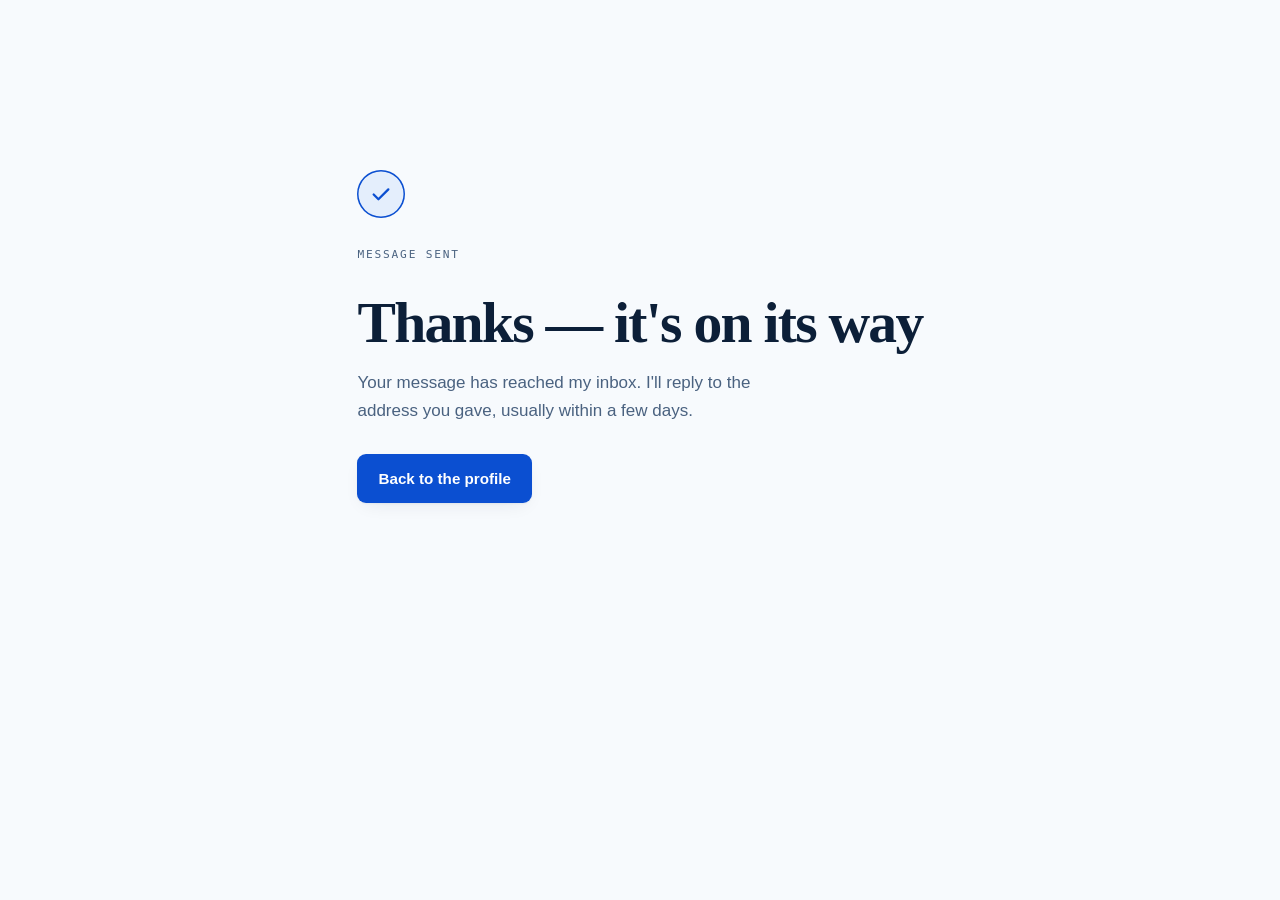
<file: thanks.html>
<!DOCTYPE html>
<html lang="en">
<head>
<meta charset="utf-8">
<meta name="viewport" content="width=device-width, initial-scale=1">
<title>Message sent — Jin Zeng</title>
<meta name="robots" content="noindex">
<link rel="icon" href="/assets/img/favicon.svg" type="image/svg+xml">
<link rel="stylesheet" href="/assets/css/style.css?v=d6a0ffba">
<style>
  /* Only reached when JavaScript is off — with it on, the form answers in place
     and never navigates away. */
  .sent { min-height: 78vh; display: grid; place-content: center; text-align: left; }
  .sent h1 { font-family: var(--font-display); font-size: clamp(2.2rem, 6vw, 3.6rem);
             letter-spacing: -.03em; margin-bottom: .8rem; }
  .sent p { max-width: 44ch; color: var(--slate); margin-bottom: 1.8rem; }
  .sent__tick {
    width: 3rem; height: 3rem; border-radius: 50%; margin-bottom: 1.4rem;
    display: grid; place-items: center;
    background: var(--signal-wash); box-shadow: inset 0 0 0 1.5px var(--signal);
  }
  .sent__tick svg { stroke: var(--signal); }
</style>
</head>
<body>
<main class="wrap sent">
  <p class="sent__tick" aria-hidden="true">
    <svg viewBox="0 0 24 24" width="22" height="22" fill="none" stroke-width="2.5"
         stroke-linecap="round" stroke-linejoin="round"><path d="M4 12.5l5.2 5.2L20 7"/></svg>
  </p>
  <p class="eyebrow">Message sent</p>
  <h1>Thanks — it's on its way</h1>
  <p>Your message has reached my inbox. I'll reply to the address you gave, usually within a few days.</p>
  <p><a class="btn btn--primary" href="/">Back to the profile</a></p>
</main>
<script>
  (function () {
    try {
      var s = localStorage.getItem('jz-theme');
      var d = s ? s === 'dark' : matchMedia('(prefers-color-scheme: dark)').matches;
      document.documentElement.setAttribute('data-theme', d ? 'dark' : 'light');
    } catch (e) {}
  }());
</script>
</body>
</html>
</file>
<file: assets/css/style.css>
/* ==========================================================================
   Jin Zeng — profile
   Palette: deep navy ink on blue-cast paper, one signal blue, one instrument
   cyan. Display face is a serif used sparingly; every date and quantity is
   monospaced, because the subject's work is measurement.
   ========================================================================== */

/* ---------- tokens ---------- */
:root {
  --paper:    #F7FAFD;
  --card:     #FFFFFF;
  --tint:     #EDF4FC;
  --ink:      #0C1F38;
  --slate:    #4A6280;
  --signal:   #0B4FD1;
  --signal-hi:#08379A;
  --signal-wash: #E4EEFC;
  --cyan:     #0F6E86;
  --cyan-wash:#E2F1F5;
  --rule:     #D3E1F2;
  --rule-firm:#6F8BAE;
  --warm:      #FFC933;   /* marks engagements that were both families at once */
  --warm-fill: #0B4FD1;
  --warm-wash: #FFF3D1;
  --warm-ink:  #6B4A00;
  --shadow:   0 1px 2px rgba(12, 31, 56, .05), 0 6px 20px -8px rgba(12, 31, 56, .12);
  --shadow-lift: 0 2px 4px rgba(12, 31, 56, .06), 0 14px 34px -12px rgba(12, 31, 56, .2);

  /* CJK faces are appended so Chinese headings land on a serif rather than
     silently falling back to the default sans. */
  --font-display: 'Iowan Old Style', Charter, Georgia, 'Palatino Linotype', 'Book Antiqua', Palatino,
                  'Songti SC', 'Songti TC', STSong, 'Noto Serif SC', 'Source Han Serif SC', SimSun, serif;
  --font-body: -apple-system, BlinkMacSystemFont, 'Segoe UI Variable Text', 'Segoe UI', Roboto,
               'Helvetica Neue', Arial, 'PingFang SC', 'Hiragino Sans GB', 'Microsoft YaHei',
               'Noto Sans SC', sans-serif;
  --font-mono: ui-monospace, 'SF Mono', SFMono-Regular, Menlo, Consolas, 'Roboto Mono', monospace;

  --wrap: 74rem;
  --gutter: clamp(1.25rem, 4vw, 2.75rem);
  --band-y: clamp(4rem, 9vw, 7.5rem);
  --r: 10px;
}

[data-theme="dark"] {
  --paper:    #08131F;
  --card:     #0E2033;
  --tint:     #0B1A2A;
  --ink:      #E7F0FA;
  --slate:    #A6BFD9;
  --signal:   #86B6F2;
  --signal-hi:#B0D0F8;
  --signal-wash: #14304F;
  --cyan:     #5CC7E7;
  --cyan-wash:#123642;
  --rule:     #21395A;
  --rule-firm:#4A73A2;
  --warm:      #FFD75E;
  --warm-fill: #3A70BC;   /* darker than --signal so the yellow ring still reads */
  --warm-wash: #3D3218;
  --warm-ink:  #FFD75E;
  --shadow:   0 1px 2px rgba(0, 0, 0, .4), 0 6px 20px -8px rgba(0, 0, 0, .55);
  --shadow-lift: 0 2px 6px rgba(0, 0, 0, .45), 0 16px 38px -12px rgba(0, 0, 0, .7);
}

/* ---------- reset ---------- */
*, *::before, *::after { box-sizing: border-box; }
html { -webkit-text-size-adjust: 100%; scroll-behavior: smooth; }
body {
  margin: 0;
  background: var(--paper);
  color: var(--ink);
  font: 400 1.0625rem/1.65 var(--font-body);
  font-synthesis-weight: none;
  -webkit-font-smoothing: antialiased;
  overflow-wrap: break-word;
}
h1, h2, h3, h4 { margin: 0; font-weight: 600; line-height: 1.12; letter-spacing: -.018em; }
p { margin: 0 0 .9em; }
p:last-child { margin-bottom: 0; }
ul, ol, dl, dd { margin: 0; padding: 0; }
li { list-style: none; }
img, svg { display: block; max-width: 100%; }
a { color: var(--signal); text-decoration-thickness: 1px; text-underline-offset: .18em; }
a:hover { color: var(--signal-hi); }
button { font: inherit; color: inherit; }
cite { font-style: italic; }
::selection { background: var(--signal); color: #fff; }

:where(a, button, summary, [tabindex]):focus-visible {
  outline: 2.5px solid var(--signal);
  outline-offset: 3px;
  border-radius: 4px;
}
[data-theme="dark"] :where(a, button, summary, [tabindex]):focus-visible { outline-color: var(--signal-hi); }

/* ---------- utilities ---------- */
.vh {
  position: absolute !important; width: 1px; height: 1px;
  margin: -1px; padding: 0; overflow: hidden; white-space: nowrap;
  clip-path: inset(50%); border: 0;
}
.wrap { width: 100%; max-width: var(--wrap); margin-inline: auto; padding-inline: var(--gutter); }

.skip {
  position: absolute; left: 50%; top: 0; z-index: 200;
  transform: translate(-50%, -110%);
  background: var(--signal); color: #fff;
  padding: .7rem 1.2rem; border-radius: 0 0 var(--r) var(--r);
  font-weight: 600; text-decoration: none;
}
.skip:focus { transform: translate(-50%, 0); color: #fff; }

.eyebrow {
  margin: 0 0 .9rem;
  font: 500 .7rem/1.4 var(--font-mono);
  letter-spacing: .16em; text-transform: uppercase;
  color: var(--slate);
}
.eyebrow--rule { display: flex; align-items: center; gap: .8rem; }
.eyebrow--rule::after {
  content: ""; flex: 1; height: 1px; background: var(--rule);
}

/* ---------- top bar ---------- */
.topbar {
  position: sticky; top: 0; z-index: 100;
  background: color-mix(in srgb, var(--paper) 88%, transparent);
  backdrop-filter: blur(12px) saturate(1.3);
  border-bottom: 1px solid var(--rule);
}
.topbar__inner {
  max-width: var(--wrap); margin-inline: auto;
  padding: .55rem var(--gutter);
  display: flex; align-items: center; gap: 1rem;
}
.mark {
  display: inline-flex; align-items: center; gap: .6rem;
  text-decoration: none; color: var(--ink); font-weight: 600;
  letter-spacing: -.01em; margin-right: auto;
}
.mark__glyph {
  display: grid; place-items: center;
  width: 2rem; height: 2rem; border-radius: 7px;
  background: var(--signal); color: #fff;
  font: 600 .78rem/1 var(--font-mono); letter-spacing: .04em;
}
[data-theme="dark"] .mark__glyph { color: #08131F; }
.mark__text { font-size: .98rem; }

.sitenav ul { display: flex; gap: .15rem; }
.sitenav a {
  display: block; padding: .5rem .7rem; border-radius: 7px;
  font-size: .9rem; font-weight: 500; text-decoration: none; color: var(--slate);
}
.sitenav a:hover { color: var(--ink); background: var(--signal-wash); }
.sitenav a[aria-current="true"] { color: var(--signal); background: var(--signal-wash); font-weight: 600; }

.navtoggle { display: none; }
.themetoggle {
  display: inline-flex; align-items: center; gap: .45rem;
  min-height: 2.25rem; padding: .35rem .7rem;
  background: transparent; border: 1px solid var(--rule-firm); border-radius: 8px;
  font-size: .82rem; font-weight: 500; color: var(--slate); cursor: pointer;
}
.themetoggle:hover { color: var(--ink); border-color: var(--signal); }
.themetoggle__icon {
  width: .85rem; height: .85rem; border-radius: 50%;
  border: 2px solid currentColor;
  background: linear-gradient(90deg, currentColor 50%, transparent 50%);
}
.themetoggle__label { white-space: nowrap; }

/* ---------- language switcher ---------- */
.langtoggle {
  display: inline-flex; flex: none;
  border: 1px solid var(--rule-firm); border-radius: 8px; overflow: hidden;
}
.langtoggle button {
  min-height: 2.25rem; min-width: 2.25rem; padding: .35rem .55rem;
  background: transparent; border: 0; cursor: pointer;
  font: 500 .78rem/1 var(--font-mono); letter-spacing: .04em;
  color: var(--slate); white-space: nowrap;
  transition: background-color .15s ease, color .15s ease;
}
.langtoggle button + button { border-left: 1px solid var(--rule-firm); }
.langtoggle button:hover { color: var(--ink); background: var(--signal-wash); }
.langtoggle button[aria-pressed="true"] {
  background: var(--signal); color: #fff; font-weight: 600;
}
[data-theme="dark"] .langtoggle button[aria-pressed="true"] { color: #06121E; }
/* The CJK label needs a hair more room than the two-letter codes. */
.langtoggle button[lang="zh-Hans"] { font-family: var(--font-body); font-size: .82rem; }

/* ---------- buttons ---------- */
.btn {
  display: inline-flex; align-items: center; justify-content: center; gap: .55rem;
  min-height: 2.9rem; padding: .7rem 1.25rem;
  border: 1.5px solid transparent; border-radius: 9px;
  font-size: .95rem; font-weight: 600; text-decoration: none; cursor: pointer;
  transition: transform .16s ease, background-color .16s ease, border-color .16s ease, box-shadow .16s ease;
}
.btn--lg { min-height: 3.25rem; padding: .85rem 1.6rem; font-size: 1rem; }
.btn--primary { background: var(--signal); color: #fff; box-shadow: var(--shadow); }
.btn--primary:hover { background: var(--signal-hi); color: #fff; transform: translateY(-1px); box-shadow: var(--shadow-lift); }
[data-theme="dark"] .btn--primary { color: #06121E; }
[data-theme="dark"] .btn--primary:hover { color: #06121E; }
.btn--ghost { border-color: var(--rule-firm); color: var(--ink); background: transparent; }
.btn--ghost:hover { border-color: var(--signal); color: var(--signal); background: var(--signal-wash); transform: translateY(-1px); }
/* .btn--on-dark / invert-band button colours live in the connect section, so
   they resolve after the dark-theme overrides above. */

/* ---------- hero ---------- */
.hero { padding: clamp(2.5rem, 6vw, 4.5rem) 0 clamp(1.75rem, 3vw, 2.75rem); }
/* A seventeen-row Gantt is wide and short, so it gets the full measure on row
   two rather than being squeezed into a side column. Identity left, numbers
   right, timeline across the bottom. */
.hero__grid {
  display: grid;
  grid-template-columns: minmax(0, 1.4fr) minmax(0, 1fr);
  gap: clamp(2.25rem, 4.5vw, 3.5rem) clamp(2rem, 5vw, 4rem);
  align-items: start;
}
.hero__id { grid-column: 1; grid-row: 1; }
.hero .tally { grid-column: 2; grid-row: 1; align-self: start; }
.hero .chart { grid-column: 1 / -1; grid-row: 2; }
.hero__nameblock { display: flex; align-items: center; gap: 1.1rem; margin-bottom: .7rem; }
.hero h1 {
  font-family: var(--font-display);
  font-size: clamp(2.7rem, 6.5vw, 4.6rem);
  font-weight: 600; letter-spacing: -.03em; line-height: .95;
}

/* The monogram is the default, not a fallback — so the page never requests a
   file that may not exist. Drop in a headshot and `process_photos.py` splices a
   <picture> in here, which layers over the gradient. */
.portrait {
  position: relative; flex: none;
  display: grid; place-items: center;
  width: clamp(3.6rem, 8vw, 5.2rem); aspect-ratio: 1;
  border-radius: 50%; overflow: hidden;
  background: linear-gradient(148deg, var(--signal) 0%, var(--cyan) 100%);
  box-shadow: 0 0 0 1.5px var(--paper), 0 0 0 3px var(--signal-wash);
}
.portrait__initials {
  font: 600 clamp(1.1rem, 2.6vw, 1.6rem)/1 var(--font-display);
  letter-spacing: .02em; color: #fff;
}
.portrait picture, .portrait img { position: absolute; inset: 0; }
.portrait img { width: 100%; height: 100%; object-fit: cover; }

.hero__tag {
  margin: .1rem 0 1rem;
  font-family: var(--font-display);
  font-size: clamp(1.5rem, 3.1vw, 2.15rem);
  font-weight: 600; letter-spacing: -.022em; line-height: 1.15;
  color: var(--signal);
}
.hero__tag [lang] { letter-spacing: 0; }
.hero__pitch {
  max-width: 36rem; margin-bottom: 1.5rem;
  font-size: clamp(1.02rem, 1.6vw, 1.12rem); color: var(--slate); line-height: 1.62;
}
.hero__role {
  margin: 0 0 1.9rem; padding-top: 1rem; border-top: 1px solid var(--rule);
  font: 500 .82rem/1.5 var(--font-mono); letter-spacing: .07em; text-transform: uppercase;
  color: var(--ink);
  max-width: 36rem;
}
.hero__at { color: var(--slate); }
.hero__cta { display: flex; flex-wrap: wrap; gap: .7rem; margin-bottom: 2.4rem; }

.tally {
  display: grid; grid-template-columns: repeat(auto-fit, minmax(9rem, 1fr));
  gap: 1px; background: var(--rule);
  border: 1px solid var(--rule); border-radius: var(--r); overflow: hidden;
}
.tally > div { background: var(--paper); padding: 1.1rem 1.25rem 1.15rem; }
.tally dt {
  font: 500 .68rem/1.35 var(--font-mono);
  letter-spacing: .09em; text-transform: uppercase; color: var(--slate);
  margin-bottom: .3rem;
}
.tally dd {
  font: 600 2.15rem/1 var(--font-display);
  letter-spacing: -.02em; color: var(--signal); font-variant-numeric: tabular-nums;
}

/* ---------- signature: engagement chart ---------- */
.chart { margin: 0; }
.chart__cap {
  display: flex; flex-wrap: wrap; align-items: baseline; gap: .3rem 2rem;
  margin-bottom: 1.5rem; padding-bottom: 1rem; border-bottom: 1px solid var(--rule);
}
.chart__cap .eyebrow { margin-bottom: 0; flex: none; }
.chart__sub { flex: 1 1 22rem; font-size: .875rem; color: var(--slate); line-height: 1.55; }

.chart__scroll { overflow-x: auto; padding-bottom: .35rem; }
.chart__scroll:focus-visible { outline: 2.5px solid var(--signal); outline-offset: 4px; border-radius: 6px; }
.chart__plot { position: relative; min-width: 34rem; padding-top: 1.5rem; }

.chart__axis { position: absolute; inset: 0 0 auto 0; height: 1.5rem; }
.chart__axis span {
  position: absolute; left: var(--x); top: 0;
  font: 500 .66rem/1 var(--font-mono); letter-spacing: .07em; color: var(--slate);
  transform: translateX(-1px);
}

/* ---------- tenure spine ----------
   Seventeen short engagement bars, on their own, read as seventeen short jobs.
   This band sits above them and carries the fact they were all one continuous
   post. It is deliberately a different register from the engagement bars: taller,
   squarer, quieter fill, with the label inside — context, not another data point. */
.chart__grouphead {
  margin: 0 0 .35rem;
  font: 500 .6rem/1 var(--font-mono); text-transform: uppercase; letter-spacing: .15em;
  color: var(--slate);
}
.spine {
  position: relative; list-style: none; margin: 0 0 1.4rem; padding: .35rem 0 0;
  background-image: repeating-linear-gradient(to right, var(--rule) 0 1px, transparent 1px var(--tick, 12.5%));
}
.spine__row { position: relative; height: 44px; }

.tenure {
  position: absolute; left: var(--x); top: 20px;
  width: var(--w); min-width: 24px; height: 22px;
  border-radius: 5px;
}
.tenure--job {
  background: color-mix(in srgb, var(--signal) 16%, var(--card));
  box-shadow: inset 0 0 0 1.5px var(--signal);
}
.tenure--study {
  background: var(--tint);
  background-image: repeating-linear-gradient(115deg,
    color-mix(in srgb, var(--slate) 45%, transparent) 0 1px, transparent 1px 7px);
  box-shadow: inset 0 0 0 1.5px var(--slate);
}
/* An open right edge says "still going" without needing a legend entry. */
.tenure--current::after {
  content: ""; position: absolute; left: 100%; top: 50%; margin-left: 3px;
  width: 0; height: 0; transform: translateY(-50%);
  border-left: 7px solid var(--signal);
  border-top: 5.5px solid transparent; border-bottom: 5.5px solid transparent;
}
/* Above the band, aligned to its start, free to overrun to the right. */
.tenure__label {
  position: absolute; bottom: calc(100% + 5px); left: 0;
  white-space: nowrap;
  font: 600 .67rem/1 var(--font-mono); letter-spacing: .04em;
}
.tenure--job .tenure__label { color: var(--signal-hi); }
.tenure--study .tenure__label { color: var(--slate); }

.chart__earlier {
  margin: .1rem 0 0; padding-top: .8rem; border-top: 1px dashed var(--rule);
  font-size: .78rem; line-height: 1.5; color: var(--slate);
}

.chart__rows {
  position: relative;
  display: flex; flex-direction: column;
  padding-top: .35rem;
  background-image: repeating-linear-gradient(to right, var(--rule) 0 1px, transparent 1px var(--tick, 12.5%));
  background-position: left top;
}
/* 24px row pitch with a 14px bar centred in it: the invisible hit areas below
   tile the rows exactly, so every target clears WCAG 2.2 SC 2.5.8 (24x24 CSS px)
   without distorting any bar's length, which is what carries the duration. */
.chart__rows > li { position: relative; height: 24px; }

.bar {
  position: absolute; left: var(--x); top: 5px;
  width: var(--w); min-width: 12px; height: 14px;
  border-radius: 7px; text-decoration: none;
  transition: transform .18s cubic-bezier(.2,.8,.3,1), filter .18s ease, box-shadow .18s ease;
}
.bar::before {
  content: ""; position: absolute; top: 50%; left: 50%;
  transform: translate(-50%, -50%);
  width: max(100%, 24px); height: 24px;
}
.bar--genai { background: var(--signal); }
.bar--ml {
  background: var(--cyan-wash);
  background-image: repeating-linear-gradient(115deg, var(--cyan) 0 2px, transparent 2px 6px);
  box-shadow: inset 0 0 0 1px var(--cyan);
}
.bar--both { background: var(--warm-fill); box-shadow: inset 0 0 0 3px var(--warm); }
.bar--live { background: var(--signal); box-shadow: 0 0 0 3px var(--signal-wash); }
.bar:hover, .bar:focus-visible {
  transform: scaleY(1.45); z-index: 3; filter: saturate(1.15);
}
.bar:focus-visible { outline-offset: 4px; }

.legend {
  display: flex; flex-wrap: wrap; gap: .35rem 1.1rem;
  font: 500 .72rem/1.4 var(--font-mono); letter-spacing: .05em; color: var(--slate);
}
.legend li { display: inline-flex; align-items: center; gap: .45rem; }
.key { width: 1.4rem; height: 11px; border-radius: 6px; flex: none; }
.key--genai { background: var(--signal); }
.key--ml {
  background: var(--cyan-wash);
  background-image: repeating-linear-gradient(115deg, var(--cyan) 0 2px, transparent 2px 6px);
  box-shadow: inset 0 0 0 1px var(--cyan);
}
.key--both { background: var(--warm-fill); box-shadow: inset 0 0 0 3px var(--warm); }

/* the open-ended bar, named */
.chart__foot {
  display: flex; flex-wrap: wrap; align-items: baseline;
  justify-content: space-between; gap: 1rem 2.5rem;
  margin-top: 1.5rem; padding-top: 1.15rem; border-top: 1px solid var(--rule);
}
.chart__foot .legend { margin-top: 0; }
.chart__now {
  display: flex; flex-wrap: wrap; align-items: baseline; gap: .25rem .6rem;
  margin: 0; font-size: .88rem; line-height: 1.5;
}
.chart__nowlabel {
  display: inline-flex; align-items: center; gap: .4rem;
  font: 600 .68rem/1.5 var(--font-mono); letter-spacing: .14em; text-transform: uppercase;
  color: var(--signal);
}
.chart__nowlabel::before {
  content: ""; width: 7px; height: 7px; border-radius: 50%;
  background: var(--signal); box-shadow: 0 0 0 3px var(--signal-wash);
  animation: pulse 2.6s ease-in-out infinite;
}
@keyframes pulse {
  0%, 100% { box-shadow: 0 0 0 3px var(--signal-wash); }
  50% { box-shadow: 0 0 0 6px var(--signal-wash); }
}
.chart__now a {
  display: inline-block; padding-block: .18rem;
  font-weight: 600; color: var(--ink); text-decoration-color: var(--rule-firm);
}
.chart__now a:hover { color: var(--signal); text-decoration-color: currentColor; }
.chart__nowwhere {
  flex-basis: 100%;
  font: 500 .74rem/1.5 var(--font-mono); letter-spacing: .04em; color: var(--slate);
}

/* chart entrance — only with JS, only when motion is welcome */
.chart.is-anim .bar { transform-origin: left center; animation: draw .5s cubic-bezier(.2,.85,.25,1) backwards; animation-delay: calc(var(--i, 0) * 42ms); }
@keyframes draw { from { transform: scaleX(.02); opacity: 0; } to { transform: scaleX(1); opacity: 1; } }
.chart.is-anim .bar:hover, .chart.is-anim .bar:focus-visible { animation: none; transform: scaleY(1.45); }

/* ---------- bands ---------- */
.band { padding-block: var(--band-y); }
.band--tint { background: var(--tint); border-block: 1px solid var(--rule); }
.band--invert {
  background: var(--ink);
  color: var(--paper);
  /* --on-invert* are mixes of the band's own foreground into its own
     background, so they invert with the theme instead of being stuck light. */
  --on-invert-soft: color-mix(in srgb, var(--paper) 84%, var(--ink));
  --on-invert-dim:  color-mix(in srgb, var(--paper) 70%, var(--ink));
  --on-invert-rule: color-mix(in srgb, var(--paper) 26%, var(--ink));
  --on-invert-edge: color-mix(in srgb, var(--paper) 50%, var(--ink));
  --on-invert-hover: color-mix(in srgb, var(--paper) 12%, var(--ink));
  /* Feedback colours have to sit on the band, which flips with the theme, so
     they are declared per theme below rather than mixed from --ink. */
  --err-on-invert: #FFB4A8;
  --ok-on-invert:  #8FE3B0;
  --field-bg: color-mix(in srgb, var(--paper) 10%, var(--ink));
}
[data-theme="dark"] .band--invert {
  --err-on-invert: #A3231A;
  --ok-on-invert:  #0F6B3C;
}
.band--invert .eyebrow { color: var(--on-invert-dim); }

/* ---------- per-language typographic tuning ---------- */
/* CJK glyphs are square and dense: the tight negative tracking that suits the
   Latin display face makes them cramped, and they need more line height. */
:root:lang(zh-Hans) h1,
:root:lang(zh-Hans) h2,
:root:lang(zh-Hans) h3,
:root:lang(zh-Hans) .hero__tag,
:root:lang(zh-Hans) .tally dd { letter-spacing: 0; }
:root:lang(zh-Hans) h1, :root:lang(zh-Hans) h2 { line-height: 1.25; }
:root:lang(zh-Hans) .hero h1 { line-height: 1.1; }
:root:lang(zh-Hans) body { line-height: 1.8; }
:root:lang(zh-Hans) .eyebrow { letter-spacing: .08em; }
/* French runs noticeably longer than English; give headings room to breathe. */
:root:lang(fr) .band > .wrap > h2, :root:lang(fr) .connect h2 { max-width: 34ch; }
.band--invert .eyebrow--rule::after { background: var(--on-invert-rule); }

.band > .wrap > h2, .edu__grid h2 {
  font-family: var(--font-display); font-weight: 600;
  font-size: clamp(1.75rem, 3.6vw, 2.6rem); letter-spacing: -.028em;
  max-width: 30ch; margin-bottom: 1.1rem;
}
.lede {
  max-width: 62ch; margin-bottom: clamp(2.25rem, 4vw, 3.25rem);
  font-size: 1.06rem; color: var(--slate); line-height: 1.66;
}

/* ---------- row (roles, projects, education) ---------- */
.roles, .projects { display: flex; flex-direction: column; }
.row {
  display: grid; grid-template-columns: 11.5rem minmax(0, 1fr);
  gap: 0 clamp(1.5rem, 3vw, 3rem);
  padding-block: clamp(1.6rem, 3vw, 2.2rem);
  border-top: 1px solid var(--rule);
}
.roles > .row:last-child, .projects > .row:last-child { border-bottom: 1px solid var(--rule); }
.row__meta { padding-top: .18rem; }
.row__dates {
  margin: 0 0 .3rem;
  font: 500 .8rem/1.4 var(--font-mono); letter-spacing: .03em;
  color: var(--ink); font-variant-numeric: tabular-nums;
}
.row__dates em { font-style: normal; color: var(--signal); }
.row__where { margin: 0; font-size: .82rem; color: var(--slate); line-height: 1.45; }
.row__body h3 { font-size: clamp(1.12rem, 2vw, 1.32rem); margin-bottom: .4rem; }
.row__body > p { color: var(--slate); max-width: 66ch; }
.row__seat {
  margin: 0 0 .75rem !important;
  font: 500 .78rem/1.4 var(--font-mono); letter-spacing: .05em;
  text-transform: uppercase; color: var(--cyan) !important;
}
.row__note { font-weight: 400; color: var(--slate); font-size: .85em; }
.row__thesis { font-size: .95rem; }
.roles--tight .row { padding-block: 1.25rem; }
.roles--tight .row__body h3 { font-size: 1.05rem; }
.roles--tight .row__body > p { font-size: .92rem; margin-bottom: .3em; }

.row__tag {
  display: inline-block; margin: .6rem 0 0;
  padding: .15rem .5rem; border-radius: 5px;
  font: 500 .66rem/1.5 var(--font-mono); letter-spacing: .07em; text-transform: uppercase;
}
.row__tag--genai { background: var(--signal-wash); color: var(--signal-hi); }
.row__tag--ml { background: var(--cyan-wash); color: var(--cyan); }
.row__tag--both { background: var(--warm-wash); color: var(--warm-ink); box-shadow: inset 0 0 0 1px var(--warm); }
[data-theme="dark"] .row__tag--genai { color: var(--signal-hi); }

/* target highlight when arriving from a chart bar */
.proj { scroll-margin-top: 5.5rem; }
.proj:target { background: var(--signal-wash); box-shadow: inset 3px 0 0 var(--signal); }
.proj:target .row__meta { padding-left: 1rem; }

/* ---------- tags & pills ---------- */
.tags { display: flex; flex-wrap: wrap; gap: .35rem; margin: 1rem 0 0; }
.tags li {
  padding: .2rem .55rem; border: 1px solid var(--rule-firm); border-radius: 999px;
  font: 500 .72rem/1.5 var(--font-mono); letter-spacing: .02em; color: var(--slate);
  background: var(--card);
}
.pills { display: flex; flex-wrap: wrap; gap: .35rem; }
.pills li {
  padding: .25rem .6rem; border-radius: 6px;
  background: var(--signal-wash); color: var(--signal-hi);
  font-size: .84rem; font-weight: 500;
}
[data-theme="dark"] .pills li { color: var(--ink); }

/* ---------- disclosure ---------- */
.more { margin-top: 1.1rem; }
.more summary {
  display: inline-flex; align-items: center; gap: .45rem;
  min-height: 2.1rem; padding: .3rem .1rem;
  cursor: pointer; list-style: none;
  font: 600 .82rem/1.4 var(--font-mono); letter-spacing: .07em; text-transform: uppercase;
  color: var(--signal);
}
.more summary::-webkit-details-marker { display: none; }
.more summary::before {
  content: ""; width: 0; height: 0; flex: none;
  border: 4.5px solid transparent; border-left-color: currentColor;
  transition: transform .2s ease;
}
.more[open] summary::before { transform: rotate(90deg) translateX(1px); }
.more summary:hover { color: var(--signal-hi); }
.more ul { margin: .7rem 0 0; display: flex; flex-direction: column; gap: .55rem; max-width: 68ch; }
.more li {
  position: relative; padding-left: 1.15rem;
  font-size: .95rem; color: var(--slate); line-height: 1.6;
}
.more li::before {
  content: ""; position: absolute; left: 0; top: .62em;
  width: 5px; height: 5px; border-radius: 50%; background: var(--rule-firm);
}

/* ---------- filters ---------- */
.filters { display: flex; flex-wrap: wrap; gap: .5rem; margin-bottom: .9rem; }
.chip {
  display: inline-flex; align-items: center; gap: .45rem;
  min-height: 2.5rem; padding: .45rem .95rem;
  background: var(--card); border: 1px solid var(--rule-firm); border-radius: 999px;
  font-size: .88rem; font-weight: 500; color: var(--slate); cursor: pointer;
  transition: background-color .15s ease, border-color .15s ease, color .15s ease;
}
.chip:hover { color: var(--ink); border-color: var(--signal); }
.chip[aria-pressed="true"] {
  background: var(--signal); border-color: var(--signal); color: #fff; font-weight: 600;
}
[data-theme="dark"] .chip[aria-pressed="true"] { color: #06121E; }
.chip__n { font: 500 .74rem/1 var(--font-mono); opacity: .75; font-variant-numeric: tabular-nums; }
.filters__status {
  margin: 0 0 2rem;
  font: 500 .76rem/1.4 var(--font-mono); letter-spacing: .06em; text-transform: uppercase;
  color: var(--slate);
}
.proj[hidden] { display: none; }

/* ---------- skills cards ---------- */
.cards { display: grid; grid-template-columns: repeat(auto-fit, minmax(17rem, 1fr)); gap: 1rem; }
.card {
  padding: 1.4rem 1.5rem 1.6rem;
  background: var(--card); border: 1px solid var(--rule); border-radius: var(--r);
  box-shadow: var(--shadow);
}
.card h3 {
  margin-bottom: .95rem; padding-bottom: .7rem;
  border-bottom: 1px solid var(--rule);
  font-size: 1.02rem; letter-spacing: -.01em;
}

/* ---------- education + languages ---------- */
.edu__grid {
  display: grid; grid-template-columns: minmax(0, 1.55fr) minmax(0, 1fr);
  gap: clamp(2rem, 5vw, 4.5rem); align-items: start;
}
.langs {
  padding: 1.5rem 1.6rem 1.7rem;
  background: var(--card); border: 1px solid var(--rule); border-radius: var(--r);
  box-shadow: var(--shadow); position: sticky; top: 5.5rem;
}
.langs__h { font-family: var(--font-display); font-size: 1.3rem; letter-spacing: -.02em; margin-bottom: 1.3rem; }
.lang { padding-block: .85rem; border-top: 1px solid var(--rule); }
.lang:first-of-type { border-top: 0; padding-top: 0; }
.lang dt { font-weight: 600; font-size: .98rem; margin-bottom: .3rem; }
.lang__native { font-weight: 400; color: var(--slate); font-size: .88em; margin-left: .3rem; }
.lang__level {
  display: block; font: 500 .74rem/1.4 var(--font-mono);
  letter-spacing: .05em; color: var(--slate); margin-bottom: .45rem;
}
.meter { display: block; height: 5px; border-radius: 3px; background: var(--rule); overflow: hidden; }
.meter i { display: block; width: var(--fill); height: 100%; border-radius: 3px; background: var(--signal); }
.langs__note {
  margin: 1.3rem 0 0; padding-top: 1.1rem; border-top: 1px solid var(--rule);
  font-size: .88rem; color: var(--slate);
}

/* ---------- hobbies ---------- */
.hobbies {
  display: grid; grid-template-columns: repeat(auto-fit, minmax(15rem, 1fr));
  gap: 1px; background: var(--rule);
  border: 1px solid var(--rule); border-radius: var(--r); overflow: hidden;
  margin-bottom: clamp(2.5rem, 5vw, 3.5rem);
}
.hobbies li { background: var(--paper); padding: 1.35rem 1.4rem; }
.hobbies h3 {
  margin-bottom: .4rem; font-family: var(--font-display);
  font-size: 1.16rem; letter-spacing: -.018em;
}
.hobbies p { font-size: .93rem; color: var(--slate); }

/* ---------- gallery ---------- */
.gallery__filters { display: flex; flex-wrap: wrap; gap: .5rem; margin-bottom: 1.4rem; }
.gallery__grid {
  display: grid; grid-template-columns: repeat(auto-fill, minmax(min(100%, 15rem), 1fr));
  gap: .85rem;
}
.gallery__item { display: block; }
.shot {
  display: block; width: 100%; padding: 0;
  background: var(--card); border: 1px solid var(--rule); border-radius: var(--r);
  overflow: hidden; cursor: zoom-in; text-align: left;
  transition: transform .2s cubic-bezier(.2,.8,.3,1), box-shadow .2s ease, border-color .2s ease;
}
.shot:hover { transform: translateY(-3px); box-shadow: var(--shadow-lift); border-color: var(--rule-firm); }
.shot picture { display: block; }
.shot img { width: 100%; height: 100%; aspect-ratio: 4 / 5; object-fit: cover; }
.shot__caption {
  display: block; padding: .7rem .85rem .8rem;
  font: 500 .78rem/1.4 var(--font-mono); letter-spacing: .02em; color: var(--slate);
}
.shot:hover .shot__caption { color: var(--ink); }
.gallery__count {
  margin: 1.3rem 0 0;
  font: 500 .74rem/1.4 var(--font-mono); letter-spacing: .06em; text-transform: uppercase;
  color: var(--slate);
}
.gallery__item[hidden] { display: none; }
.gallery__empty { color: var(--slate); font-size: .95rem; }

/* ---------- lightbox ---------- */
.lb {
  width: min(94vw, 68rem); max-width: none; max-height: 92vh;
  padding: 0; border: 0; border-radius: 12px;
  background: var(--card); color: var(--ink); box-shadow: var(--shadow-lift);
}
.lb::backdrop { background: rgba(6, 18, 30, .82); backdrop-filter: blur(3px); }
.lb__fig { margin: 0; display: flex; flex-direction: column; }
.lb__fig img {
  width: 100%; max-height: 76vh; object-fit: contain;
  background: var(--tint); border-radius: 12px 12px 0 0;
}
.lb__fig figcaption {
  display: flex; flex-wrap: wrap; gap: .3rem 1rem; justify-content: space-between; align-items: baseline;
  padding: .95rem 1.15rem 1.05rem;
  font: 500 .84rem/1.45 var(--font-mono); letter-spacing: .02em; color: var(--ink);
}
.lb__count { color: var(--slate); font-variant-numeric: tabular-nums; }
.lb__close, .lb__nav {
  position: absolute; display: grid; place-items: center;
  width: 2.85rem; height: 2.85rem; border-radius: 50%;
  background: var(--card); color: var(--ink);
  border: 1px solid var(--rule-firm); cursor: pointer;
  box-shadow: var(--shadow); transition: background-color .15s ease, transform .15s ease;
}
.lb__close:hover, .lb__nav:hover { background: var(--signal); color: #fff; border-color: var(--signal); transform: scale(1.06); }
.lb__close { top: .7rem; right: .7rem; z-index: 2; }
.lb__nav { top: calc(38vh - 1.4rem); }
.lb__nav--prev { left: .7rem; }
.lb__nav--next { right: .7rem; }

/* ---------- connect ---------- */
.connect h2 {
  font-family: var(--font-display); font-weight: 600;
  font-size: clamp(1.9rem, 4vw, 2.9rem); letter-spacing: -.03em;
  max-width: 22ch; margin-bottom: 1.1rem;
}
.connect__lede { max-width: 52ch; color: var(--on-invert-soft); font-size: 1.06rem; margin-bottom: 2.2rem; }
.connect__links { display: flex; flex-wrap: wrap; gap: .8rem; }

/* ---------- contact form ----------
   Sits on the inverted band, so every colour comes from the band's own tokens:
   --paper/--ink are already swapped there, which makes the inputs a light card
   in light mode and a dark card in dark mode without a second set of rules. */
/* ---------- "more elsewhere" link ---------- */
.more { margin: .9rem 0 0; }
.more__link {
  display: inline-flex; align-items: center; gap: .4rem;
  min-height: 1.9rem;
  font: 500 .84rem/1 var(--font-body); color: var(--signal);
  text-decoration: underline; text-decoration-thickness: 1px; text-underline-offset: 3px;
  text-decoration-color: color-mix(in srgb, var(--signal) 45%, transparent);
}
.more__link:hover { text-decoration-color: currentColor; }
.more__out { flex: none; opacity: .8; }

.connect__grid {
  display: grid; gap: clamp(2rem, 5vw, 4rem);
  grid-template-columns: minmax(0, 1fr);
  align-items: start;
}
@media (min-width: 60rem) {
  /* ---------- "more elsewhere" link ---------- */
.more { margin: .9rem 0 0; }
.more__link {
  display: inline-flex; align-items: center; gap: .4rem;
  min-height: 1.9rem;
  font: 500 .84rem/1 var(--font-body); color: var(--signal);
  text-decoration: underline; text-decoration-thickness: 1px; text-underline-offset: 3px;
  text-decoration-color: color-mix(in srgb, var(--signal) 45%, transparent);
}
.more__link:hover { text-decoration-color: currentColor; }
.more__out { flex: none; opacity: .8; }

.connect__grid { grid-template-columns: minmax(0, 1.05fr) minmax(0, .95fr); }
}
.connect__intro { max-width: 46ch; }

.cform {
  background: color-mix(in srgb, var(--paper) 8%, transparent);
  border: 1px solid var(--on-invert-edge);
  border-radius: var(--r);
  padding: clamp(1.4rem, 3vw, 2rem);
}
.cform__h {
  font-family: var(--font-display); font-size: 1.32rem; letter-spacing: -.01em;
  margin: 0 0 1.3rem; color: var(--paper);
}
/* Honeypot. display:none keeps it out of the tab order and off the a11y tree,
   so a real visitor can never trip it. */
.cform__pot { display: none; }

.field { margin-bottom: 1.15rem; }
.field label {
  display: block; margin-bottom: .4rem;
  font: 500 .72rem/1 var(--font-mono); text-transform: uppercase; letter-spacing: .1em;
  color: var(--on-invert-dim);
}
.field input, .field textarea {
  width: 100%; box-sizing: border-box;
  padding: .7rem .8rem; min-height: 2.75rem;
  background: color-mix(in srgb, var(--paper) 10%, var(--ink));
  color: var(--paper);
  border: 1.5px solid var(--on-invert-edge); border-radius: 7px;
  font: 400 1rem/1.5 var(--font-body);
  transition: box-shadow .15s ease, border-color .15s ease;
}
.field textarea { resize: vertical; min-height: 7rem; }
.field input::placeholder, .field textarea::placeholder { color: var(--on-invert-dim); }
.field input:focus-visible, .field textarea:focus-visible {
  outline: none; border-color: var(--paper);
  box-shadow: 0 0 0 3px color-mix(in srgb, var(--paper) 45%, transparent);
}
.field__hint {
  margin: .35rem 0 0; font-size: .78rem; line-height: 1.4; color: var(--on-invert-dim);
}
/* Errors carry an icon and wording as well as colour, never colour alone. */
.field__err {
  margin: .4rem 0 0; padding-left: 1.15rem; position: relative;
  font-size: .82rem; line-height: 1.4; font-weight: 500; color: var(--err-on-invert);
}
.field__err::before {
  content: "!"; position: absolute; left: 0; top: .05em;
  display: grid; place-items: center; width: .9rem; height: .9rem; border-radius: 50%;
  font: 700 .62rem/1 var(--font-body);
  background: var(--err-on-invert); color: var(--ink);
}
.field [aria-invalid="true"] {
  border-color: var(--err-on-invert);
  box-shadow: 0 0 0 3px color-mix(in srgb, var(--err-on-invert) 28%, transparent);
}

.cform__send { margin-top: .3rem; width: 100%; justify-content: center; }
.cform[aria-busy="true"] .cform__send { opacity: .72; cursor: progress; }

.cform__status { margin: 1rem 0 0; font-size: .9rem; line-height: 1.5; font-weight: 500; }
.cform__status:empty { margin: 0; }
.cform__status[data-state="ok"] { color: var(--ok-on-invert); }
.cform__status[data-state="bad"] { color: var(--err-on-invert); }
.cform__fine {
  margin: 1rem 0 0; padding-top: .9rem; border-top: 1px solid var(--on-invert-rule);
  font-size: .76rem; line-height: 1.5; color: var(--on-invert-dim);
}

.band--invert .btn--primary {
  background: var(--paper); color: var(--ink); box-shadow: none;
}
.band--invert .btn--primary:hover {
  background: var(--on-invert-soft); color: var(--ink); transform: translateY(-1px);
}
.btn--on-dark { border-color: var(--on-invert-edge); color: var(--paper); background: transparent; }
.btn--on-dark:hover { border-color: var(--paper); color: var(--paper); background: var(--on-invert-hover); }

/* ---------- footer ---------- */
.foot { padding-block: 2.5rem 3rem; border-top: 1px solid var(--rule); background: var(--paper); }
.foot__inner { display: flex; flex-wrap: wrap; gap: .5rem 2rem; justify-content: space-between; }
.foot p { margin: 0; font-size: .84rem; color: var(--slate); }
.foot__note { max-width: 40ch; }

/* ---------- reveal on scroll ---------- */
.js .reveal { opacity: 0; transform: translateY(10px); }
.js .reveal.is-in { opacity: 1; transform: none; transition: opacity .55s ease, transform .55s cubic-bezier(.2,.8,.3,1); }

/* ---------- responsive ---------- */
@media (max-width: 62rem) {
  .hero__grid, .edu__grid { grid-template-columns: minmax(0, 1fr); }
  .hero__id { grid-column: 1; grid-row: 1; }
  .hero .tally { grid-column: 1; grid-row: 2; }
  .hero .chart { grid-column: 1; grid-row: 3; }
  .langs { position: static; }
}

@media (max-width: 52rem) {
  .navtoggle {
    display: inline-flex; align-items: center; gap: .5rem;
    min-height: 2.4rem; padding: .4rem .75rem; margin-left: auto;
    background: transparent; border: 1px solid var(--rule-firm); border-radius: 8px;
    font-size: .85rem; font-weight: 600; color: var(--ink); cursor: pointer;
  }
  .navtoggle__bars { position: relative; width: 1rem; height: 2px; background: currentColor; border-radius: 2px; }
  .navtoggle__bars::before, .navtoggle__bars::after {
    content: ""; position: absolute; left: 0; width: 1rem; height: 2px;
    background: currentColor; border-radius: 2px;
  }
  .navtoggle__bars::before { top: -5px; }
  .navtoggle__bars::after { top: 5px; }
  .mark { margin-right: 0; }

  .sitenav {
    display: none; order: 3; flex-basis: 100%;
    border-top: 1px solid var(--rule); margin-top: .5rem; padding-top: .5rem;
  }
  .sitenav.is-open { display: block; }
  .sitenav ul { flex-direction: column; gap: .1rem; }
  .sitenav a { padding: .7rem .6rem; font-size: .95rem; }

  .topbar__inner { gap: .5rem; }
  .langtoggle { order: 4; }
  .themetoggle { order: 5; padding: .4rem; width: 2.4rem; justify-content: center; }
  .themetoggle__label { position: absolute; width: 1px; height: 1px; overflow: hidden; clip-path: inset(50%); }
  .langtoggle button { padding: .35rem .45rem; font-size: .72rem; min-width: 2rem; }
  .langtoggle button[lang="zh-Hans"] { font-size: .76rem; }
  .navtoggle__label { position: absolute; width: 1px; height: 1px; overflow: hidden; clip-path: inset(50%); }
  .navtoggle { padding: .4rem .6rem; }

  .row { grid-template-columns: minmax(0, 1fr); gap: .55rem; }
  .row__meta {
    display: flex; flex-wrap: wrap; align-items: baseline; gap: .35rem .9rem; padding-top: 0;
  }
  .row__meta .row__tag { margin-top: 0; }
  .proj:target .row__meta { padding-left: 0; }
  .proj:target { padding-left: 1rem; }
  .lb__nav { top: auto; bottom: 4.6rem; }
}

@media (max-width: 30rem) {
  .mark__text { position: absolute; width: 1px; height: 1px; overflow: hidden; clip-path: inset(50%); }
  .tally { grid-template-columns: repeat(2, 1fr); }
  .btn { width: 100%; }
  .hero__cta .btn, .connect__links .btn { flex: 1 1 100%; }
}

/* ---------- motion & contrast preferences ---------- */
@media (prefers-reduced-motion: reduce) {
  html { scroll-behavior: auto; }
  *, *::before, *::after {
    animation-duration: .001ms !important; animation-delay: 0ms !important;
    animation-iteration-count: 1 !important; transition-duration: .001ms !important;
  }
  .js .reveal { opacity: 1; transform: none; }
  .bar:hover, .bar:focus-visible { transform: none; box-shadow: 0 0 0 3px var(--signal-wash); }
}

@media (prefers-contrast: more) {
  :root { --slate: #37506D; --rule: #9FB8D4; --rule-firm: #6E8CAE; }
  [data-theme="dark"] { --slate: #C4D7EC; --rule: #4A6C96; --rule-firm: #6E8CAE; }
  .bar { box-shadow: inset 0 0 0 1px var(--ink); }
}

/* ---------- print ---------- */
@media print {
  :root { --paper: #fff; --card: #fff; --tint: #fff; --ink: #000; --slate: #333; --signal: #00308F; --rule: #bbb; }
  .topbar, .themetoggle, .navtoggle, .chart, .filters, .filters__status, .gallery, .lb, .skip, .hero__cta { display: none !important; }
  body { font-size: 10.5pt; }
  .band, .hero { padding-block: 1.2rem; }
  .band--invert { background: #fff !important; color: #000 !important; }
  .connect__lede { color: #333 !important; }
  .row { break-inside: avoid; page-break-inside: avoid; }
  .more { display: block; }
  .more[open] summary, .more summary { color: #000; }
  a { color: #00308F; }
  .card, .langs, .hobbies li { box-shadow: none; }
}
</file>
